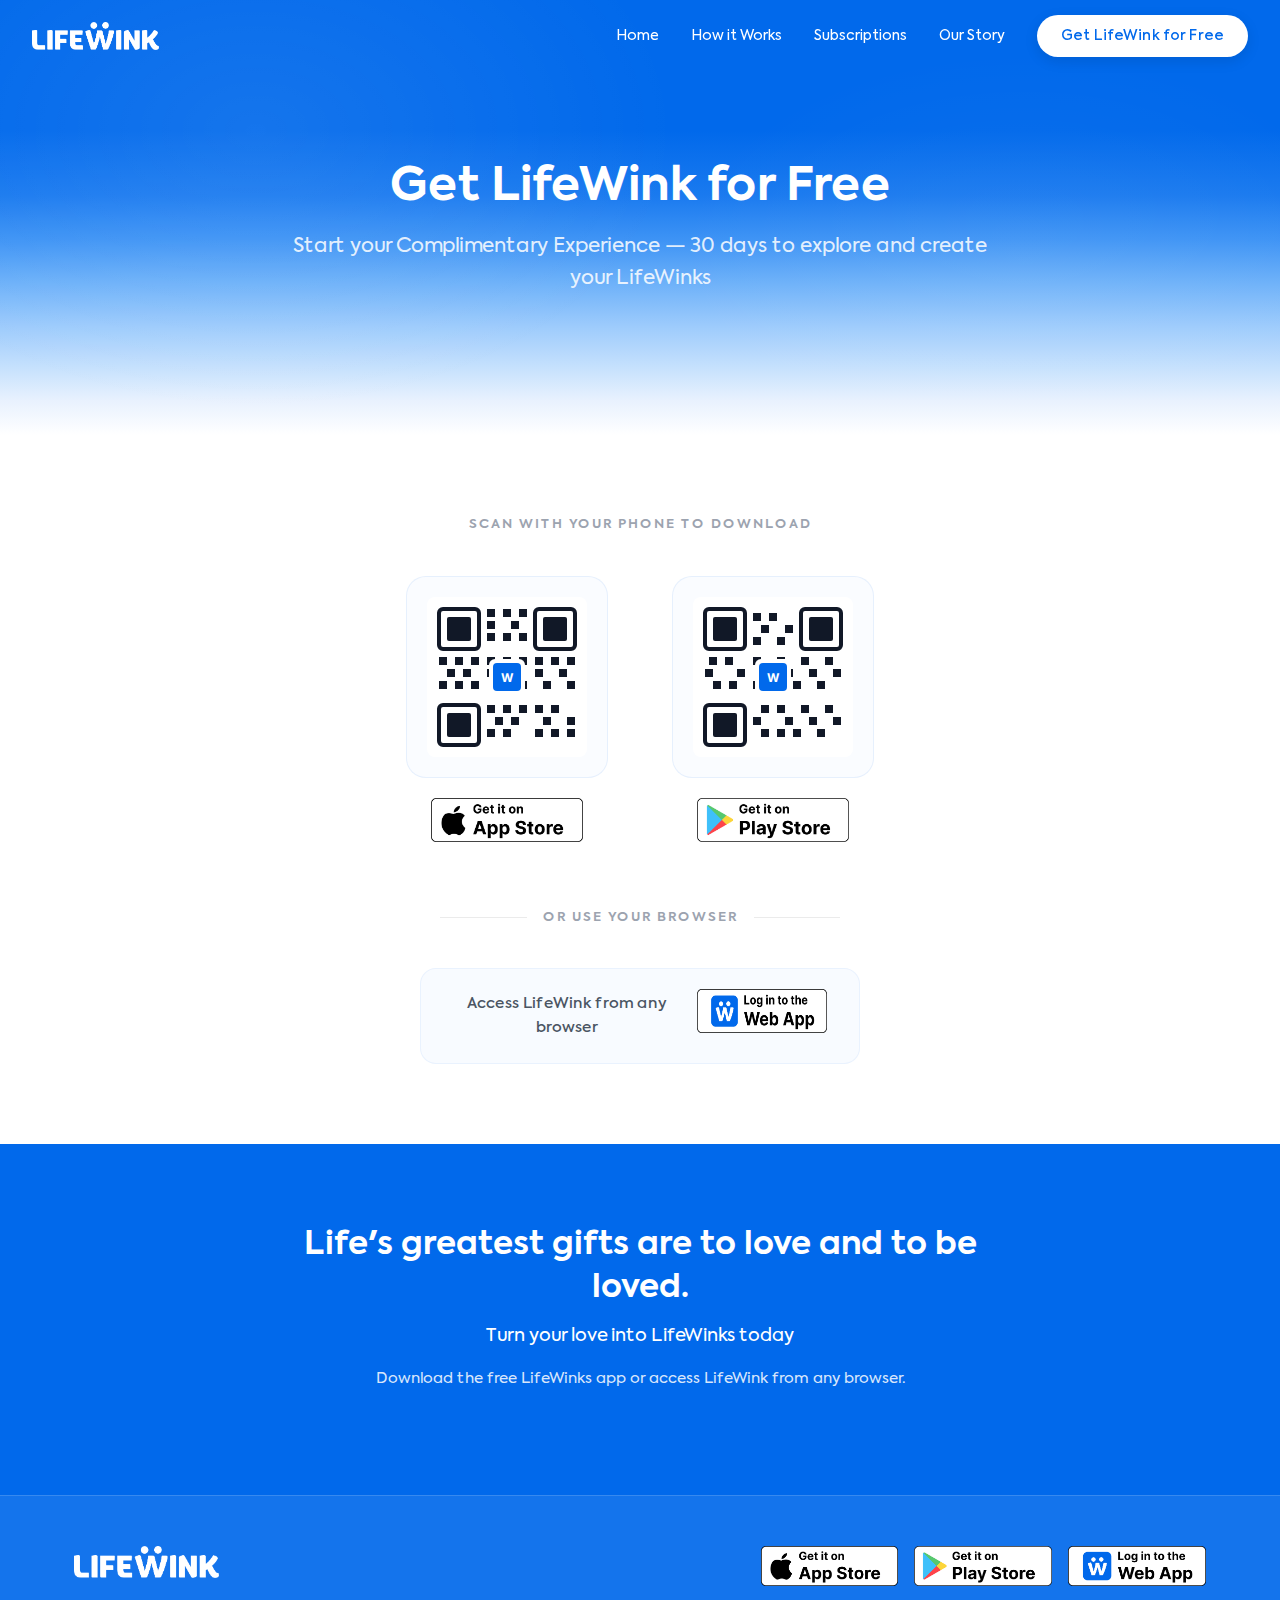
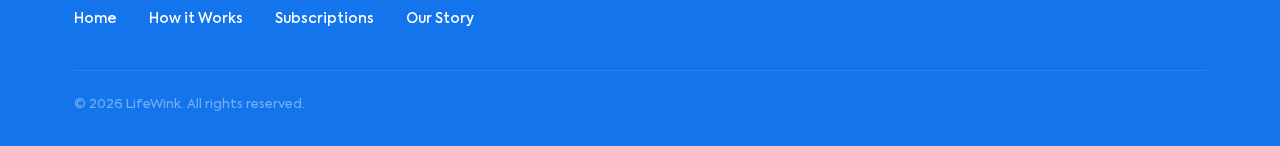
<file: download.html>
<!DOCTYPE html>
<html lang="en">
<head>
    <meta charset="UTF-8">
    <meta name="viewport" content="width=device-width, initial-scale=1.0">
    <title>Get LifeWink - Download for Free</title>
    <link rel="stylesheet" href="css/styles.css">
    <link rel="preconnect" href="https://fonts.googleapis.com">
    <link rel="preconnect" href="https://fonts.gstatic.com" crossorigin>
    <link href="https://fonts.googleapis.com/css2?family=Inter:wght@300;400;500;600;700;800&display=swap" rel="stylesheet">
    <style>
        /* ========================================
           Get LifeWink Page
           ======================================== */

        /* Hero - Blue background matching how-it-works */
        .dl-hero {
            background: linear-gradient(180deg,
                #0169EB 0%,
                #0169EB 30%,
                #1a7aef 45%,
                #3d93f5 55%,
                #6db1f9 65%,
                #9dcbfc 75%,
                #c8e2fd 85%,
                #e8f1fe 92%,
                #FFFFFF 100%
            );
            padding: 160px 0 140px;
            text-align: center;
            position: relative;
            overflow: hidden;
        }

        .dl-hero::before {
            content: '';
            position: absolute;
            top: 0; left: 0; right: 0; bottom: 0;
            background:
                radial-gradient(ellipse 600px 400px at 20% 30%, rgba(255,255,255,0.08) 0%, transparent 70%),
                radial-gradient(ellipse 500px 300px at 80% 60%, rgba(255,255,255,0.05) 0%, transparent 70%);
            pointer-events: none;
        }

        .dl-hero-content {
            position: relative;
            z-index: 1;
            max-width: 700px;
            margin: 0 auto;
        }

        .dl-hero-title {
            font-size: 46px;
            font-weight: 700;
            color: #FFFFFF;
            line-height: 1.2;
            margin-bottom: 16px;
        }

        .dl-hero-subtitle {
            font-size: 1.25rem;
            color: rgba(255, 255, 255, 0.85);
            line-height: 1.6;
            font-weight: 400;
        }

        /* Download Section - White */
        .dl-section {
            padding: 80px 0;
            background: #FFFFFF;
            text-align: center;
        }

        .dl-section-inner {
            max-width: 800px;
            margin: 0 auto;
        }

        /* QR Area */
        .dl-qr-label {
            font-size: 0.8125rem;
            font-weight: 600;
            color: var(--gray-400);
            text-transform: uppercase;
            letter-spacing: 2px;
            margin-bottom: 40px;
        }

        .dl-qr-row {
            display: flex;
            justify-content: center;
            gap: 64px;
            margin-bottom: 56px;
        }

        .dl-qr-item {
            display: flex;
            flex-direction: column;
            align-items: center;
            gap: 20px;
        }

        .dl-qr-box {
            background: #FAFCFF;
            border-radius: 20px;
            padding: 20px;
            border: 1px solid rgba(1, 105, 235, 0.08);
        }

        .dl-qr-box svg {
            display: block;
        }

        .dl-qr-badge img {
            height: 44px;
            width: auto;
        }

        /* Divider */
        .dl-divider {
            display: flex;
            align-items: center;
            gap: 16px;
            margin-bottom: 40px;
            max-width: 400px;
            margin-left: auto;
            margin-right: auto;
        }

        .dl-divider-line {
            flex: 1;
            height: 1px;
            background: rgba(0, 0, 0, 0.08);
        }

        .dl-divider-text {
            font-size: 0.8125rem;
            font-weight: 600;
            color: var(--gray-400);
            text-transform: uppercase;
            letter-spacing: 2px;
            white-space: nowrap;
        }

        /* Web App Link */
        .dl-web-row {
            display: flex;
            align-items: center;
            justify-content: center;
            gap: 16px;
            padding: 20px 32px;
            background: #F8FBFF;
            border-radius: 16px;
            border: 1px solid rgba(1, 105, 235, 0.06);
            max-width: 440px;
            margin: 0 auto;
        }

        .dl-web-text {
            font-size: 0.9375rem;
            color: var(--gray-600);
            font-weight: 500;
        }

        .dl-web-badge img {
            height: 44px;
            width: auto;
        }

        /* Responsive */
        @media (max-width: 768px) {
            .dl-hero {
                padding: 130px 0 60px;
            }

            .dl-hero-title {
                font-size: 2.25rem;
            }

            .dl-qr-row {
                gap: 32px;
            }

            .dl-qr-box {
                padding: 14px;
            }

            .dl-qr-box svg {
                width: 130px;
                height: 130px;
            }

            .dl-qr-badge img {
                height: 38px;
            }
        }

        @media (max-width: 480px) {
            .dl-hero {
                padding: 120px 0 50px;
            }

            .dl-hero-title {
                font-size: 1.875rem;
            }

            .dl-hero-subtitle {
                font-size: 1.0625rem;
            }

            .dl-qr-row {
                flex-direction: column;
                align-items: center;
                gap: 36px;
            }

            .dl-web-row {
                flex-direction: column;
                gap: 12px;
                padding: 20px;
            }
        }
    </style>
</head>
<body>
    <!-- Navigation - transparent, merges with blue hero -->
    <nav class="navbar" id="navbar">
        <div class="nav-container">
            <a href="index.html" class="logo">
                <img src="images/logo-white.png" alt="LifeWink" class="logo-img logo-white">
                <img src="images/logo-blue.png" alt="LifeWink" class="logo-img logo-blue">
            </a>
            <div class="nav-links">
                <a href="index.html" class="nav-link">Home</a>
                <a href="how-it-works.html" class="nav-link">How it Works</a>
                <a href="subscriptions.html" class="nav-link">Subscriptions</a>
                <a href="our-story.html" class="nav-link">Our Story</a>
                <a href="download.html" class="btn nav-cta">Get LifeWink for Free</a>
            </div>
            <button class="mobile-menu-btn" id="mobileMenuBtn">
                <span></span>
                <span></span>
                <span></span>
            </button>
        </div>
    </nav>

    <!-- Mobile Menu -->
    <div class="mobile-menu" id="mobileMenu">
        <a href="index.html" class="mobile-nav-link">Home</a>
        <a href="how-it-works.html" class="mobile-nav-link">How it Works</a>
        <a href="subscriptions.html" class="mobile-nav-link">Subscriptions</a>
        <a href="our-story.html" class="mobile-nav-link">Our Story</a>
        <a href="download.html" class="btn btn-primary mobile-cta">Get LifeWink for Free</a>
    </div>

    <!-- Hero Section - Blue -->
    <section class="dl-hero">
        <div class="container">
            <div class="dl-hero-content">
                <h1 class="dl-hero-title">Get LifeWink for Free</h1>
                <p class="dl-hero-subtitle">Start your Complimentary Experience — 30 days to explore and create your LifeWinks</p>
            </div>
        </div>
    </section>

    <!-- Download Section - White -->
    <section class="dl-section">
        <div class="container">
            <div class="dl-section-inner">

                <!-- QR Codes -->
                <p class="dl-qr-label">Scan with your phone to download</p>

                <div class="dl-qr-row">
                    <!-- App Store -->
                    <div class="dl-qr-item">
                        <div class="dl-qr-box">
                            <svg width="160" height="160" viewBox="0 0 160 160" fill="none" xmlns="http://www.w3.org/2000/svg">
                                <rect width="160" height="160" rx="8" fill="white"/>
                                <rect x="12" y="12" width="40" height="40" rx="4" stroke="#111827" stroke-width="4" fill="none"/>
                                <rect x="20" y="20" width="24" height="24" rx="2" fill="#111827"/>
                                <rect x="108" y="12" width="40" height="40" rx="4" stroke="#111827" stroke-width="4" fill="none"/>
                                <rect x="116" y="20" width="24" height="24" rx="2" fill="#111827"/>
                                <rect x="12" y="108" width="40" height="40" rx="4" stroke="#111827" stroke-width="4" fill="none"/>
                                <rect x="20" y="116" width="24" height="24" rx="2" fill="#111827"/>
                                <rect x="60" y="12" width="8" height="8" fill="#111827"/>
                                <rect x="76" y="12" width="8" height="8" fill="#111827"/>
                                <rect x="92" y="12" width="8" height="8" fill="#111827"/>
                                <rect x="60" y="24" width="8" height="8" fill="#111827"/>
                                <rect x="84" y="24" width="8" height="8" fill="#111827"/>
                                <rect x="60" y="36" width="8" height="8" fill="#111827"/>
                                <rect x="76" y="36" width="8" height="8" fill="#111827"/>
                                <rect x="92" y="36" width="8" height="8" fill="#111827"/>
                                <rect x="12" y="60" width="8" height="8" fill="#111827"/>
                                <rect x="28" y="60" width="8" height="8" fill="#111827"/>
                                <rect x="44" y="60" width="8" height="8" fill="#111827"/>
                                <rect x="60" y="60" width="8" height="8" fill="#111827"/>
                                <rect x="76" y="60" width="8" height="8" fill="#111827"/>
                                <rect x="92" y="60" width="8" height="8" fill="#111827"/>
                                <rect x="108" y="60" width="8" height="8" fill="#111827"/>
                                <rect x="124" y="60" width="8" height="8" fill="#111827"/>
                                <rect x="140" y="60" width="8" height="8" fill="#111827"/>
                                <rect x="20" y="72" width="8" height="8" fill="#111827"/>
                                <rect x="36" y="72" width="8" height="8" fill="#111827"/>
                                <rect x="60" y="72" width="8" height="8" fill="#111827"/>
                                <rect x="84" y="72" width="8" height="8" fill="#111827"/>
                                <rect x="108" y="72" width="8" height="8" fill="#111827"/>
                                <rect x="132" y="72" width="8" height="8" fill="#111827"/>
                                <rect x="12" y="84" width="8" height="8" fill="#111827"/>
                                <rect x="28" y="84" width="8" height="8" fill="#111827"/>
                                <rect x="44" y="84" width="8" height="8" fill="#111827"/>
                                <rect x="68" y="84" width="8" height="8" fill="#111827"/>
                                <rect x="92" y="84" width="8" height="8" fill="#111827"/>
                                <rect x="116" y="84" width="8" height="8" fill="#111827"/>
                                <rect x="140" y="84" width="8" height="8" fill="#111827"/>
                                <rect x="60" y="108" width="8" height="8" fill="#111827"/>
                                <rect x="76" y="108" width="8" height="8" fill="#111827"/>
                                <rect x="92" y="108" width="8" height="8" fill="#111827"/>
                                <rect x="108" y="108" width="8" height="8" fill="#111827"/>
                                <rect x="124" y="108" width="8" height="8" fill="#111827"/>
                                <rect x="68" y="120" width="8" height="8" fill="#111827"/>
                                <rect x="84" y="120" width="8" height="8" fill="#111827"/>
                                <rect x="116" y="120" width="8" height="8" fill="#111827"/>
                                <rect x="140" y="120" width="8" height="8" fill="#111827"/>
                                <rect x="60" y="132" width="8" height="8" fill="#111827"/>
                                <rect x="76" y="132" width="8" height="8" fill="#111827"/>
                                <rect x="108" y="132" width="8" height="8" fill="#111827"/>
                                <rect x="124" y="132" width="8" height="8" fill="#111827"/>
                                <rect x="140" y="132" width="8" height="8" fill="#111827"/>
                                <rect x="62" y="62" width="36" height="36" rx="6" fill="white"/>
                                <rect x="66" y="66" width="28" height="28" rx="4" fill="#0169EB"/>
                                <text x="80" y="85" text-anchor="middle" font-size="12" font-weight="700" fill="white" font-family="Inter, sans-serif">W</text>
                            </svg>
                        </div>
                        <a href="#" class="dl-qr-badge">
                            <img src="images/badges/app-store.png" alt="Download on the App Store">
                        </a>
                    </div>

                    <!-- Google Play -->
                    <div class="dl-qr-item">
                        <div class="dl-qr-box">
                            <svg width="160" height="160" viewBox="0 0 160 160" fill="none" xmlns="http://www.w3.org/2000/svg">
                                <rect width="160" height="160" rx="8" fill="white"/>
                                <rect x="12" y="12" width="40" height="40" rx="4" stroke="#111827" stroke-width="4" fill="none"/>
                                <rect x="20" y="20" width="24" height="24" rx="2" fill="#111827"/>
                                <rect x="108" y="12" width="40" height="40" rx="4" stroke="#111827" stroke-width="4" fill="none"/>
                                <rect x="116" y="20" width="24" height="24" rx="2" fill="#111827"/>
                                <rect x="12" y="108" width="40" height="40" rx="4" stroke="#111827" stroke-width="4" fill="none"/>
                                <rect x="20" y="116" width="24" height="24" rx="2" fill="#111827"/>
                                <rect x="60" y="16" width="8" height="8" fill="#111827"/>
                                <rect x="76" y="16" width="8" height="8" fill="#111827"/>
                                <rect x="68" y="28" width="8" height="8" fill="#111827"/>
                                <rect x="92" y="28" width="8" height="8" fill="#111827"/>
                                <rect x="60" y="40" width="8" height="8" fill="#111827"/>
                                <rect x="84" y="40" width="8" height="8" fill="#111827"/>
                                <rect x="16" y="60" width="8" height="8" fill="#111827"/>
                                <rect x="32" y="60" width="8" height="8" fill="#111827"/>
                                <rect x="60" y="60" width="8" height="8" fill="#111827"/>
                                <rect x="84" y="60" width="8" height="8" fill="#111827"/>
                                <rect x="108" y="60" width="8" height="8" fill="#111827"/>
                                <rect x="132" y="60" width="8" height="8" fill="#111827"/>
                                <rect x="12" y="72" width="8" height="8" fill="#111827"/>
                                <rect x="44" y="72" width="8" height="8" fill="#111827"/>
                                <rect x="68" y="72" width="8" height="8" fill="#111827"/>
                                <rect x="92" y="72" width="8" height="8" fill="#111827"/>
                                <rect x="116" y="72" width="8" height="8" fill="#111827"/>
                                <rect x="140" y="72" width="8" height="8" fill="#111827"/>
                                <rect x="20" y="84" width="8" height="8" fill="#111827"/>
                                <rect x="36" y="84" width="8" height="8" fill="#111827"/>
                                <rect x="60" y="84" width="8" height="8" fill="#111827"/>
                                <rect x="76" y="84" width="8" height="8" fill="#111827"/>
                                <rect x="100" y="84" width="8" height="8" fill="#111827"/>
                                <rect x="124" y="84" width="8" height="8" fill="#111827"/>
                                <rect x="68" y="108" width="8" height="8" fill="#111827"/>
                                <rect x="84" y="108" width="8" height="8" fill="#111827"/>
                                <rect x="108" y="108" width="8" height="8" fill="#111827"/>
                                <rect x="132" y="108" width="8" height="8" fill="#111827"/>
                                <rect x="60" y="120" width="8" height="8" fill="#111827"/>
                                <rect x="92" y="120" width="8" height="8" fill="#111827"/>
                                <rect x="116" y="120" width="8" height="8" fill="#111827"/>
                                <rect x="140" y="120" width="8" height="8" fill="#111827"/>
                                <rect x="68" y="132" width="8" height="8" fill="#111827"/>
                                <rect x="84" y="132" width="8" height="8" fill="#111827"/>
                                <rect x="100" y="132" width="8" height="8" fill="#111827"/>
                                <rect x="124" y="132" width="8" height="8" fill="#111827"/>
                                <rect x="62" y="62" width="36" height="36" rx="6" fill="white"/>
                                <rect x="66" y="66" width="28" height="28" rx="4" fill="#0169EB"/>
                                <text x="80" y="85" text-anchor="middle" font-size="12" font-weight="700" fill="white" font-family="Inter, sans-serif">W</text>
                            </svg>
                        </div>
                        <a href="#" class="dl-qr-badge">
                            <img src="images/badges/google-play.png" alt="Get it on Google Play">
                        </a>
                    </div>
                </div>

                <!-- Divider -->
                <div class="dl-divider">
                    <div class="dl-divider-line"></div>
                    <span class="dl-divider-text">or use your browser</span>
                    <div class="dl-divider-line"></div>
                </div>

                <!-- Web App -->
                <div class="dl-web-row">
                    <span class="dl-web-text">Access LifeWink from any browser</span>
                    <a href="#" class="dl-web-badge">
                        <img src="images/badges/web-app.png" alt="Log in to the Web App">
                    </a>
                </div>

            </div>
        </div>
    </section>

    <!-- CTA + Footer - Blue (same pattern as home page) -->
    <div class="cta-footer-wrapper">
        <section class="cta-section">
            <div class="container">
                <div class="cta-content">
                    <h2 class="cta-title">Life's greatest gifts are to love and to be loved.</h2>
                    <p class="cta-subtitle">Turn your love into LifeWinks today</p>
                    <p class="cta-description">Download the free LifeWinks app or access LifeWink from any browser.</p>
                </div>
            </div>
        </section>

        <footer class="footer">
            <div class="container">
                <div class="footer-main">
                    <div class="footer-left">
                        <a href="index.html" class="footer-logo">
                            <img src="images/logo-white.png" alt="LifeWink">
                        </a>
                        <nav class="footer-nav">
                            <a href="index.html">Home</a>
                            <a href="how-it-works.html">How it Works</a>
                            <a href="subscriptions.html">Subscriptions</a>
                            <a href="our-story.html">Our Story</a>
                        </nav>
                    </div>
                    <div class="footer-right">
                        <div class="footer-badges">
                            <a href="#" class="footer-badge">
                                <img src="images/badges/app-store.png" alt="Download on the App Store">
                            </a>
                            <a href="#" class="footer-badge">
                                <img src="images/badges/google-play.png" alt="Get it on Google Play">
                            </a>
                            <a href="#" class="footer-badge">
                                <img src="images/badges/web-app.png" alt="Use Web App">
                            </a>
                        </div>
                    </div>
                </div>
                <div class="footer-bottom">
                    <p>&copy; 2026 LifeWink. All rights reserved.</p>
                </div>
            </div>
        </footer>
    </div>

    <script src="js/main.js"></script>
</body>
</html>
</file>
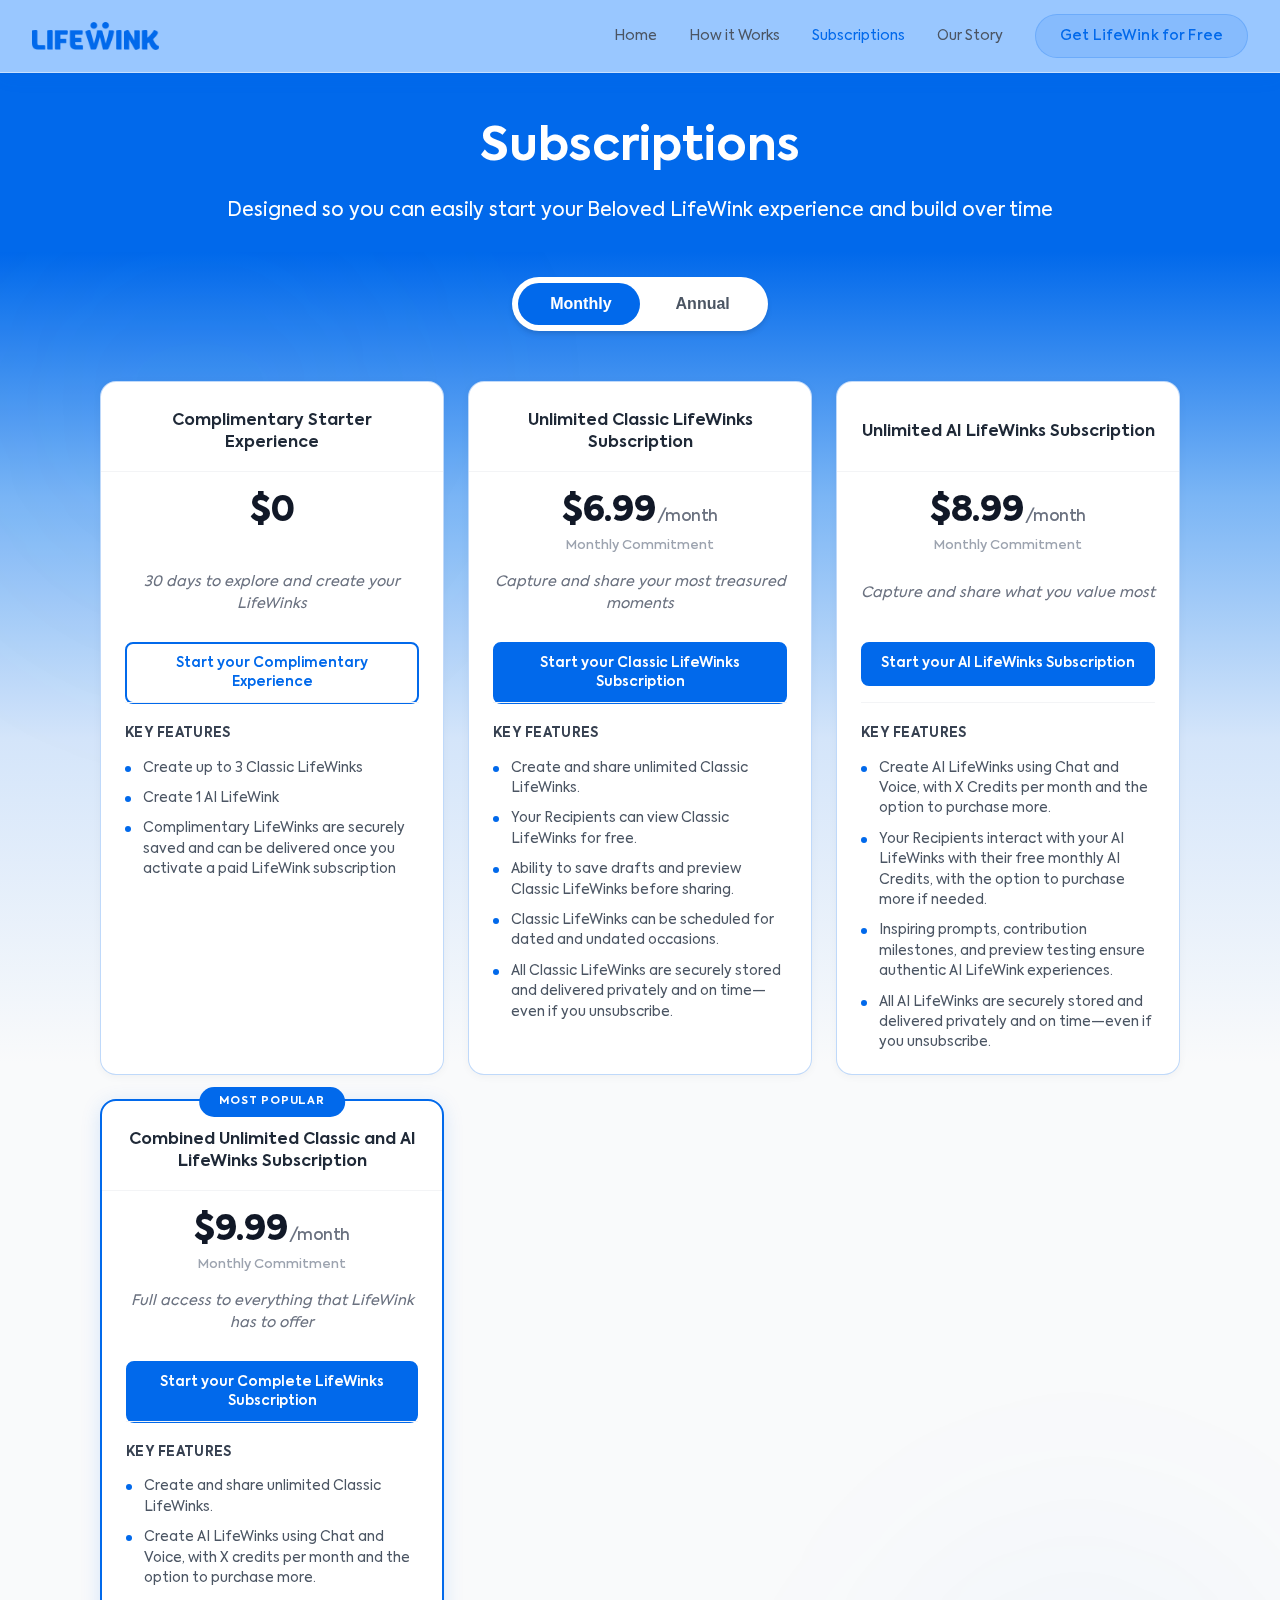
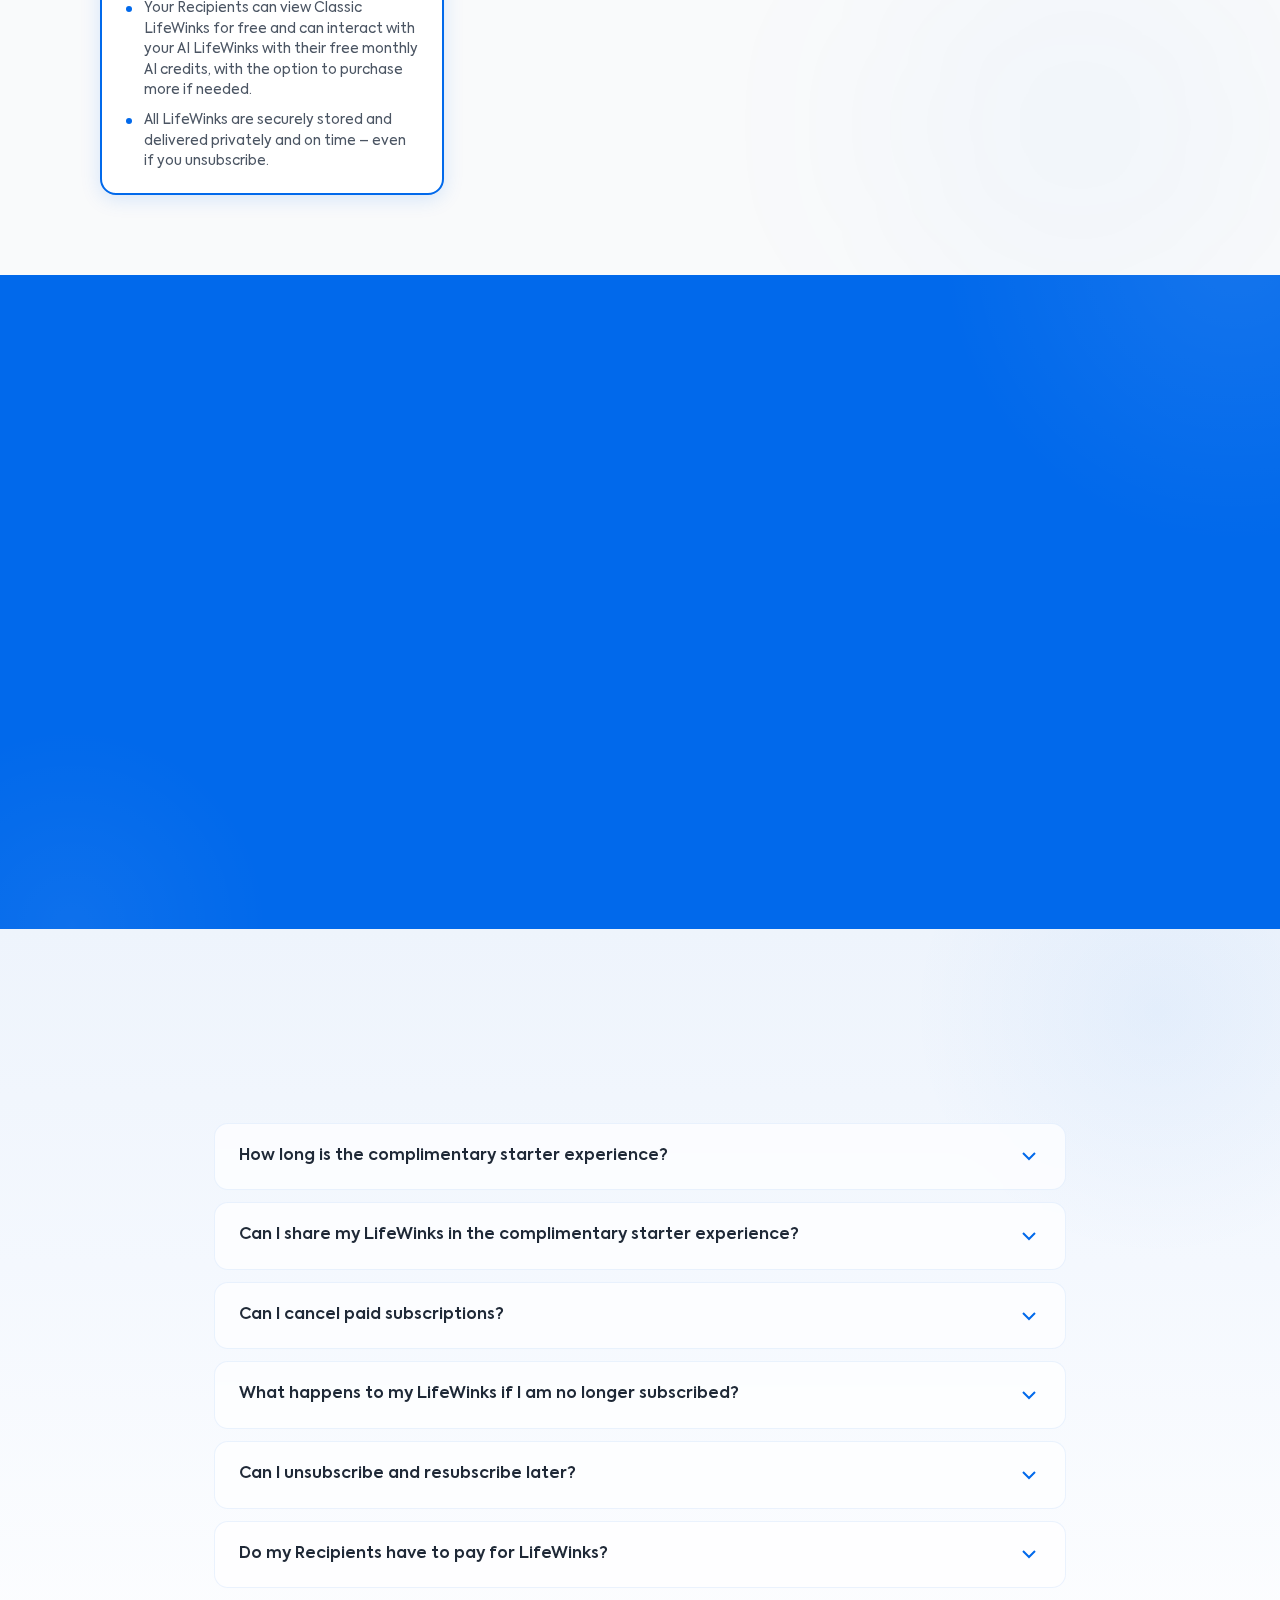
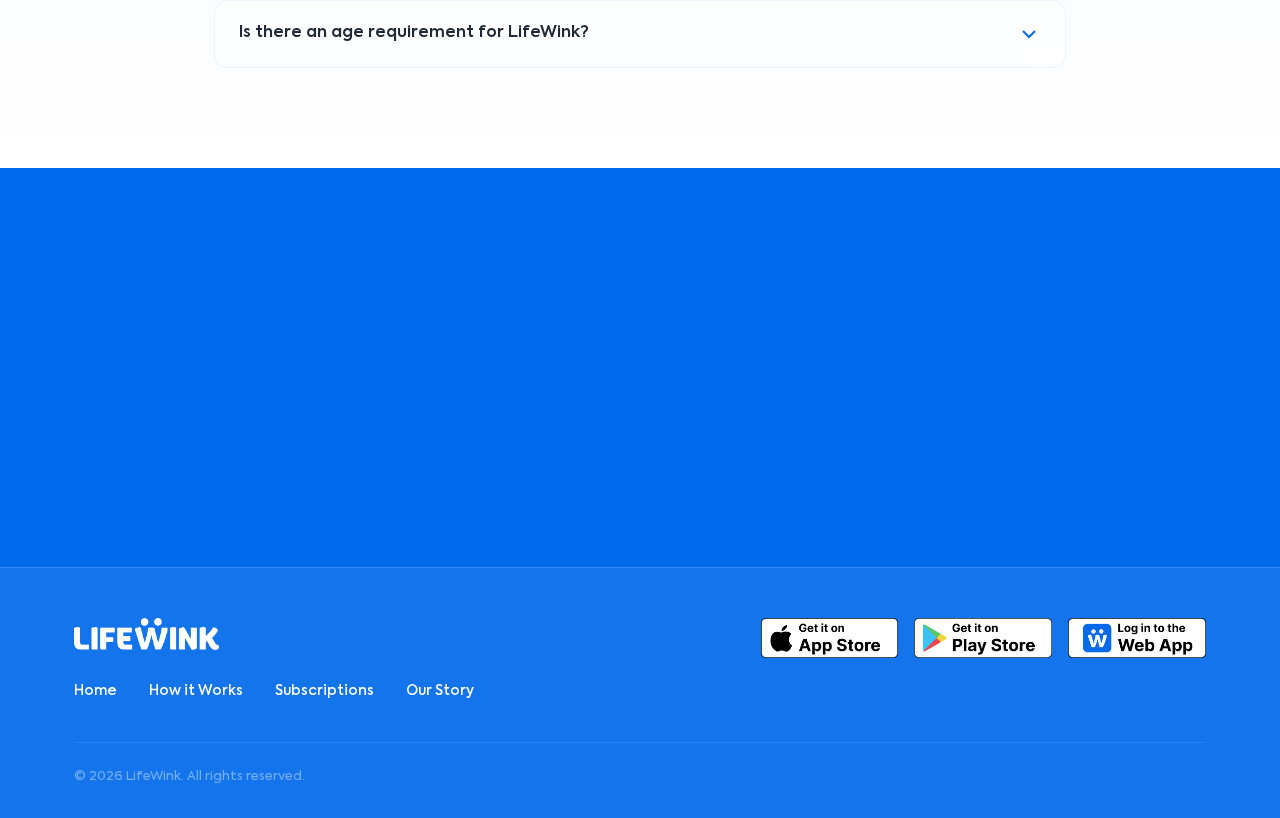
<file: subscriptions.html>
<!DOCTYPE html>
<html lang="en">
<head>
    <meta charset="UTF-8">
    <meta name="viewport" content="width=device-width, initial-scale=1.0">
    <title>Subscriptions - LifeWink</title>
    <link rel="stylesheet" href="css/styles.css">
    <link rel="preconnect" href="https://fonts.googleapis.com">
    <link rel="preconnect" href="https://fonts.gstatic.com" crossorigin>
    <link href="https://fonts.googleapis.com/css2?family=Inter:wght@300;400;500;600;700;800&display=swap" rel="stylesheet">
</head>
<body>
    <!-- Navigation -->
    <nav class="navbar navbar-light" id="navbar">
        <div class="nav-container">
            <a href="index.html" class="logo">
                <img src="images/logo-white.png" alt="LifeWink" class="logo-img logo-white">
                <img src="images/logo-blue.png" alt="LifeWink" class="logo-img logo-blue">
            </a>
            <div class="nav-links">
                <a href="index.html" class="nav-link">Home</a>
                <a href="how-it-works.html" class="nav-link">How it Works</a>
                <a href="subscriptions.html" class="nav-link active">Subscriptions</a>
                <a href="our-story.html" class="nav-link">Our Story</a>
                <a href="download.html" class="btn nav-cta">Get LifeWink for Free</a>
            </div>
            <button class="mobile-menu-btn" id="mobileMenuBtn">
                <span></span>
                <span></span>
                <span></span>
            </button>
        </div>
    </nav>

    <!-- Mobile Menu -->
    <div class="mobile-menu" id="mobileMenu">
        <a href="index.html" class="mobile-nav-link">Home</a>
        <a href="how-it-works.html" class="mobile-nav-link">How it Works</a>
        <a href="subscriptions.html" class="mobile-nav-link active">Subscriptions</a>
        <a href="our-story.html" class="mobile-nav-link">Our Story</a>
        <a href="download.html" class="btn btn-primary mobile-cta">Get LifeWink for Free</a>
    </div>

    <!-- Hero Section -->
    <section class="subs-hero">
        <div class="container">
            <div class="subs-hero-content fade-in-up">
                <h1 class="subs-hero-title">Subscriptions</h1>
                <p class="subs-hero-subtitle">Designed so you can easily start your Beloved LifeWink experience and build over time</p>
            </div>
        </div>
    </section>

    <!-- Pricing Section -->
    <section class="subs-pricing">
        <div class="container">
            <!-- Monthly/Annual Toggle -->
            <div class="pricing-toggle-wrapper fade-in-up">
                <div class="pricing-toggle">
                    <button class="toggle-btn active" data-billing="monthly">Monthly</button>
                    <button class="toggle-btn" data-billing="annual">Annual</button>
                    <div class="toggle-slider"></div>
                </div>
            </div>

            <!-- Pricing Cards -->
            <div class="pricing-cards">
                <!-- Card 1: Complimentary Starter -->
                <div class="pricing-card scroll-animate" data-delay="0">
                    <div class="pricing-card-header">
                        <h3 class="pricing-card-name">Complimentary Starter Experience</h3>
                    </div>
                    <div class="pricing-card-body">
                        <div class="pricing-card-upper">
                            <div class="pricing-amount">
                                <span class="price" data-monthly="$0" data-annual="$0">$0</span>
                            </div>
                            <p class="pricing-commitment">&nbsp;</p>
                            <p class="pricing-tagline">30 days to explore and create your LifeWinks</p>
                            <div class="pricing-btn-wrapper">
                                <a href="#" class="pricing-btn pricing-btn-outline">Start your Complimentary Experience</a>
                            </div>
                        </div>
                        <div class="pricing-features">
                            <h4 class="features-title">Key features</h4>
                            <ul class="features-list">
                                <li>Create up to 3 Classic LifeWinks</li>
                                <li>Create 1 AI LifeWink</li>
                                <li>Complimentary LifeWinks are securely saved and can be delivered once you activate a paid LifeWink subscription</li>
                            </ul>
                        </div>
                    </div>
                </div>

                <!-- Card 2: Unlimited Classic -->
                <div class="pricing-card scroll-animate" data-delay="100">
                    <div class="pricing-card-header">
                        <h3 class="pricing-card-name">Unlimited Classic LifeWinks Subscription</h3>
                    </div>
                    <div class="pricing-card-body">
                        <div class="pricing-card-upper">
                            <div class="pricing-amount">
                                <span class="price" data-monthly="$6.99<span class='price-period'>/month</span>" data-annual="$69.99<span class='price-period'>/year</span>">$6.99<span class="price-period">/month</span></span>
                            </div>
                            <p class="pricing-commitment">Monthly Commitment</p>
                            <p class="pricing-tagline">Capture and share your most treasured moments</p>
                            <div class="pricing-btn-wrapper">
                                <a href="#" class="pricing-btn">Start your Classic LifeWinks Subscription</a>
                            </div>
                        </div>
                        <div class="pricing-features">
                            <h4 class="features-title">Key features</h4>
                            <ul class="features-list">
                                <li>Create and share unlimited Classic LifeWinks.</li>
                                <li>Your Recipients can view Classic LifeWinks for free.</li>
                                <li>Ability to save drafts and preview Classic LifeWinks before sharing.</li>
                                <li>Classic LifeWinks can be scheduled for dated and undated occasions.</li>
                                <li>All Classic LifeWinks are securely stored and delivered privately and on time—even if you unsubscribe.</li>
                            </ul>
                        </div>
                    </div>
                </div>

                <!-- Card 3: Unlimited AI -->
                <div class="pricing-card scroll-animate" data-delay="200">
                    <div class="pricing-card-header">
                        <h3 class="pricing-card-name">Unlimited AI LifeWinks Subscription</h3>
                    </div>
                    <div class="pricing-card-body">
                        <div class="pricing-card-upper">
                            <div class="pricing-amount">
                                <span class="price" data-monthly="$8.99<span class='price-period'>/month</span>" data-annual="$89.99<span class='price-period'>/year</span>">$8.99<span class="price-period">/month</span></span>
                            </div>
                            <p class="pricing-commitment">Monthly Commitment</p>
                            <p class="pricing-tagline">Capture and share what you value most</p>
                            <div class="pricing-btn-wrapper">
                                <a href="#" class="pricing-btn">Start your AI LifeWinks Subscription</a>
                            </div>
                        </div>
                        <div class="pricing-features">
                            <h4 class="features-title">Key features</h4>
                            <ul class="features-list">
                                <li>Create AI LifeWinks using Chat and Voice, with X Credits per month and the option to purchase more.</li>
                                <li>Your Recipients interact with your AI LifeWinks with their free monthly AI Credits, with the option to purchase more if needed.</li>
                                <li>Inspiring prompts, contribution milestones, and preview testing ensure authentic AI LifeWink experiences.</li>
                                <li>All AI LifeWinks are securely stored and delivered privately and on time—even if you unsubscribe.</li>
                            </ul>
                        </div>
                    </div>
                </div>

                <!-- Card 4: Combined Unlimited -->
                <div class="pricing-card pricing-card-featured scroll-animate" data-delay="300">
                    <div class="pricing-card-header">
                        <h3 class="pricing-card-name">Combined Unlimited Classic and AI LifeWinks Subscription</h3>
                    </div>
                    <div class="pricing-card-body">
                        <div class="pricing-card-upper">
                            <div class="pricing-amount">
                                <span class="price" data-monthly="$9.99<span class='price-period'>/month</span>" data-annual="$99.99<span class='price-period'>/year</span>">$9.99<span class="price-period">/month</span></span>
                            </div>
                            <p class="pricing-commitment">Monthly Commitment</p>
                            <p class="pricing-tagline">Full access to everything that LifeWink has to offer</p>
                            <div class="pricing-btn-wrapper">
                                <a href="#" class="pricing-btn">Start your Complete LifeWinks Subscription</a>
                            </div>
                        </div>
                        <div class="pricing-features">
                            <h4 class="features-title">Key features</h4>
                            <ul class="features-list">
                                <li>Create and share unlimited Classic LifeWinks.</li>
                                <li>Create AI LifeWinks using Chat and Voice, with X credits per month and the option to purchase more.</li>
                                <li>Your Recipients can view Classic LifeWinks for free and can interact with your AI LifeWinks with their free monthly AI credits, with the option to purchase more if needed.</li>
                                <li>All LifeWinks are securely stored and delivered privately and on time – even if you unsubscribe.</li>
                            </ul>
                        </div>
                    </div>
                </div>
            </div>
        </div>
    </section>

    <!-- Included in All Subscriptions Section -->
    <section class="subs-included">
        <div class="container">
            <div class="included-content fade-in-up">
                <!-- Left Side: Heading + Brief -->
                <div class="included-left">
                    <div class="included-logo-mark">
                        <img src="images/logo-blue.png" alt="LifeWink" class="included-logo-img">
                    </div>
                    <h2 class="included-title">Included in All LifeWink Subscriptions</h2>
                    <p class="included-brief">Every LifeWink subscription comes with these core promises — so you can focus on what matters most: preserving your love.</p>
                    <a href="download.html" class="btn included-cta-btn">Get LifeWink for Free</a>
                </div>

                <!-- Right Side: Feature Rows -->
                <div class="included-right">
                    <div class="included-feature-row">
                        <div class="included-feature-icon">
                            <svg viewBox="0 0 24 24" fill="none" stroke="currentColor" stroke-width="1.5">
                                <path d="M12 22s8-4 8-10V5l-8-3-8 3v7c0 6 8 10 8 10z"/>
                            </svg>
                        </div>
                        <div class="included-feature-text">
                            <h4 class="included-feature-title">Securely Stored Forever</h4>
                            <p class="included-feature-desc">Your Classic and AI LifeWinks are securely stored, even if you unsubscribe.</p>
                        </div>
                    </div>

                    <div class="included-feature-row">
                        <div class="included-feature-icon">
                            <svg viewBox="0 0 24 24" fill="none" stroke="currentColor" stroke-width="1.5">
                                <circle cx="12" cy="12" r="10"/>
                                <path d="M12 6v6l4 2"/>
                            </svg>
                        </div>
                        <div class="included-feature-text">
                            <h4 class="included-feature-title">Delivered Exactly as Intended</h4>
                            <p class="included-feature-desc">Your scheduled Classic and AI LifeWinks are delivered privately and on time, exactly as you intended, even if you unsubscribe.</p>
                        </div>
                    </div>

                    <div class="included-feature-row">
                        <div class="included-feature-icon">
                            <svg viewBox="0 0 24 24" fill="none" stroke="currentColor" stroke-width="1.5">
                                <path d="M1 12s4-8 11-8 11 8 11 8-4 8-11 8-11-8-11-8z"/>
                                <circle cx="12" cy="12" r="3"/>
                            </svg>
                        </div>
                        <div class="included-feature-text">
                            <h4 class="included-feature-title">Free for Recipients</h4>
                            <p class="included-feature-desc">Your Recipients can view their Classic LifeWinks for free.</p>
                        </div>
                    </div>

                    <div class="included-feature-row">
                        <div class="included-feature-icon">
                            <svg viewBox="0 0 24 24" fill="none" stroke="currentColor" stroke-width="1.5">
                                <path d="M21 15a2 2 0 0 1-2 2H7l-4 4V5a2 2 0 0 1 2-2h14a2 2 0 0 1 2 2z"/>
                            </svg>
                        </div>
                        <div class="included-feature-text">
                            <h4 class="included-feature-title">Interactive AI Experiences</h4>
                            <p class="included-feature-desc">Your Recipients can interact with their AI LifeWinks via chat and voice, with up to X monthly credits included and the option to purchase more.</p>
                        </div>
                    </div>
                </div>
            </div>
        </div>
    </section>

    <!-- FAQ Section -->
    <section class="subs-faq">
        <div class="container">
            <h2 class="faq-title fade-in-up">Frequently Asked Questions</h2>
            <div class="faq-list">
                <div class="faq-item scroll-animate">
                    <div class="faq-question">
                        <h3>How long is the complimentary starter experience?</h3>
                        <svg class="faq-icon" viewBox="0 0 24 24" fill="none" stroke="currentColor" stroke-width="2">
                            <polyline points="6 9 12 15 18 9"></polyline>
                        </svg>
                    </div>
                    <div class="faq-answer">
                        <p>The Complimentary Starter Experience lasts 30 days once you begin, and you have 30 days to start after enrolling.</p>
                    </div>
                </div>

                <div class="faq-item scroll-animate">
                    <div class="faq-question">
                        <h3>Can I share my LifeWinks in the complimentary starter experience?</h3>
                        <svg class="faq-icon" viewBox="0 0 24 24" fill="none" stroke="currentColor" stroke-width="2">
                            <polyline points="6 9 12 15 18 9"></polyline>
                        </svg>
                    </div>
                    <div class="faq-answer">
                        <p>During the Complimentary Starter Experience, you can create and save LifeWinks, but sharing begins once you move to a paid experience.</p>
                    </div>
                </div>

                <div class="faq-item scroll-animate">
                    <div class="faq-question">
                        <h3>Can I cancel paid subscriptions?</h3>
                        <svg class="faq-icon" viewBox="0 0 24 24" fill="none" stroke="currentColor" stroke-width="2">
                            <polyline points="6 9 12 15 18 9"></polyline>
                        </svg>
                    </div>
                    <div class="faq-answer">
                        <p>Yes. You can cancel your subscription at any time. Paid experiences are 12 month commitments, whether billed monthly or annually.</p>
                    </div>
                </div>

                <div class="faq-item scroll-animate">
                    <div class="faq-question">
                        <h3>What happens to my LifeWinks if I am no longer subscribed?</h3>
                        <svg class="faq-icon" viewBox="0 0 24 24" fill="none" stroke="currentColor" stroke-width="2">
                            <polyline points="6 9 12 15 18 9"></polyline>
                        </svg>
                    </div>
                    <div class="faq-answer">
                        <p>All LifeWinks you've created are securely stored and never lost. Any LifeWinks that were built and scheduled will still be delivered as planned.</p>
                    </div>
                </div>

                <div class="faq-item scroll-animate">
                    <div class="faq-question">
                        <h3>Can I unsubscribe and resubscribe later?</h3>
                        <svg class="faq-icon" viewBox="0 0 24 24" fill="none" stroke="currentColor" stroke-width="2">
                            <polyline points="6 9 12 15 18 9"></polyline>
                        </svg>
                    </div>
                    <div class="faq-answer">
                        <p>Yes. You can unsubscribe and return later to continue building and sharing your LifeWinks.</p>
                    </div>
                </div>

                <div class="faq-item scroll-animate">
                    <div class="faq-question">
                        <h3>Do my Recipients have to pay for LifeWinks?</h3>
                        <svg class="faq-icon" viewBox="0 0 24 24" fill="none" stroke="currentColor" stroke-width="2">
                            <polyline points="6 9 12 15 18 9"></polyline>
                        </svg>
                    </div>
                    <div class="faq-answer">
                        <p>Your Classic LifeWinks Recipients can view their Classic LifeWink for free. Your AI LifeWinks Recipients can interact with their AI LifeWinks via Chat and Voice, with up to X monthly credits included and the option to purchase more.</p>
                    </div>
                </div>

                <div class="faq-item scroll-animate">
                    <div class="faq-question">
                        <h3>Is there an age requirement for LifeWink?</h3>
                        <svg class="faq-icon" viewBox="0 0 24 24" fill="none" stroke="currentColor" stroke-width="2">
                            <polyline points="6 9 12 15 18 9"></polyline>
                        </svg>
                    </div>
                    <div class="faq-answer">
                        <p>Yes, Beloved's must be 18 years old and Recipients who are under 18 require consent before being able to receive a LifeWink.</p>
                    </div>
                </div>
            </div>
        </div>
    </section>

    <!-- CTA + Footer Wrapper -->
    <div class="cta-footer-wrapper">
        <!-- CTA Section -->
        <section class="cta-section">
            <div class="container">
                <div class="cta-content fade-in-up">
                    <h2 class="cta-title">Life's greatest gifts are to love and to be loved.</h2>
                    <p class="cta-subtitle">Turn your love into LifeWinks today</p>
                    <p class="cta-description">Download the free LifeWinks app or access LifeWink from any browser.</p>
                    <a href="download.html" class="btn cta-btn">
                        Get LifeWink for Free
                        <svg width="20" height="20" viewBox="0 0 20 20" fill="none" xmlns="http://www.w3.org/2000/svg">
                            <path d="M7 4L13 10L7 16" stroke="currentColor" stroke-width="2" stroke-linecap="round" stroke-linejoin="round"/>
                        </svg>
                    </a>
                </div>
            </div>
        </section>

        <!-- Footer -->
        <footer class="footer">
            <div class="container">
                <div class="footer-main">
                    <div class="footer-left">
                        <a href="index.html" class="footer-logo">
                            <img src="images/logo-white.png" alt="LifeWink">
                        </a>
                        <nav class="footer-nav">
                            <a href="index.html">Home</a>
                            <a href="how-it-works.html">How it Works</a>
                            <a href="subscriptions.html">Subscriptions</a>
                            <a href="our-story.html">Our Story</a>
                        </nav>
                    </div>
                    <div class="footer-right">
                        <div class="footer-badges">
                            <a href="#" class="footer-badge">
                                <img src="images/badges/app-store.png" alt="Download on the App Store">
                            </a>
                            <a href="#" class="footer-badge">
                                <img src="images/badges/google-play.png" alt="Get it on Google Play">
                            </a>
                            <a href="#" class="footer-badge">
                                <img src="images/badges/web-app.png" alt="Use Web App">
                            </a>
                        </div>
                    </div>
                </div>
                <div class="footer-bottom">
                    <p>&copy; 2026 LifeWink. All rights reserved.</p>
                </div>
            </div>
        </footer>
    </div>

    <script src="js/main.js"></script>
    <script>
        // Pricing Toggle Functionality
        document.addEventListener('DOMContentLoaded', function() {
            const toggleBtns = document.querySelectorAll('.toggle-btn');
            const prices = document.querySelectorAll('.price');
            const slider = document.querySelector('.toggle-slider');

            toggleBtns.forEach(btn => {
                btn.addEventListener('click', function() {
                    // Remove active class from all buttons
                    toggleBtns.forEach(b => b.classList.remove('active'));
                    // Add active class to clicked button
                    this.classList.add('active');

                    // Get billing type
                    const billing = this.dataset.billing;

                    // Update slider position
                    if (billing === 'monthly') {
                        slider.style.transform = 'translateX(0)';
                    } else {
                        slider.style.transform = 'translateX(100%)';
                    }

                    // Update all prices
                    prices.forEach(price => {
                        price.innerHTML = price.dataset[billing];
                    });

                    // Update commitment text
                    const commitments = document.querySelectorAll('.pricing-commitment');
                    const commitmentText = billing === 'monthly' ? 'Monthly Commitment' : 'Annual Commitment';
                    commitments.forEach(el => {
                        if (el.innerHTML.trim() !== '&nbsp;' && el.textContent.trim() !== '') {
                            el.textContent = commitmentText;
                        }
                    });
                });
            });

            // FAQ Accordion
            const faqItems = document.querySelectorAll('.faq-item');
            faqItems.forEach(item => {
                const question = item.querySelector('.faq-question');
                question.addEventListener('click', function() {
                    // Close other open items
                    faqItems.forEach(otherItem => {
                        if (otherItem !== item && otherItem.classList.contains('active')) {
                            otherItem.classList.remove('active');
                        }
                    });
                    // Toggle current item
                    item.classList.toggle('active');
                });
            });
        });
    </script>
</body>
</html>
</file>
<file: css/styles.css>
/* ========================================
   LifeWink - Main Stylesheet
   Modern, Soft Design with Animations
   ======================================== */

/* Axiforma Font Family */
@font-face {
    font-family: 'Axiforma';
    src: url('../fonts/Axiforma-Light.woff2') format('woff2'),
         url('../fonts/Axiforma-Light.woff') format('woff');
    font-weight: 300;
    font-style: normal;
    font-display: swap;
}

@font-face {
    font-family: 'Axiforma';
    src: url('../fonts/Axiforma-Regular.woff2') format('woff2'),
         url('../fonts/Axiforma-Regular.woff') format('woff');
    font-weight: 400;
    font-style: normal;
    font-display: swap;
}

@font-face {
    font-family: 'Axiforma';
    src: url('../fonts/Axiforma-Medium.woff2') format('woff2'),
         url('../fonts/Axiforma-Medium.woff') format('woff');
    font-weight: 500;
    font-style: normal;
    font-display: swap;
}

@font-face {
    font-family: 'Axiforma';
    src: url('../fonts/Axiforma-SemiBold.woff2') format('woff2'),
         url('../fonts/Axiforma-SemiBold.woff') format('woff');
    font-weight: 600;
    font-style: normal;
    font-display: swap;
}

@font-face {
    font-family: 'Axiforma';
    src: url('../fonts/Axiforma-Bold.woff2') format('woff2'),
         url('../fonts/Axiforma-Bold.woff') format('woff');
    font-weight: 700;
    font-style: normal;
    font-display: swap;
}

@font-face {
    font-family: 'Axiforma';
    src: url('../fonts/Axiforma-ExtraBold.woff2') format('woff2'),
         url('../fonts/Axiforma-ExtraBold.woff') format('woff');
    font-weight: 800;
    font-style: normal;
    font-display: swap;
}

@font-face {
    font-family: 'Axiforma';
    src: url('../fonts/Axiforma-Heavy.woff2') format('woff2'),
         url('../fonts/Axiforma-Heavy.woff') format('woff');
    font-weight: 900;
    font-style: normal;
    font-display: swap;
}

/* CSS Variables */
:root {
    /* Primary Colors - Exact Blue #0169EB */
    --primary-blue: #0169EB;
    --primary-blue-light: #3D8DF2;
    --primary-blue-dark: #0155C2;
    --primary-blue-deeper: #01479E;

    /* Hero Gradient Blues - Starting from #0169EB */
    --hero-blue-start: #0169EB;
    --hero-blue-mid: #2E8AF5;
    --hero-blue-end: #5BA8F8;

    /* Neutral Colors */
    --white: #FFFFFF;
    --gray-50: #F9FAFB;
    --gray-100: #F3F4F6;
    --gray-200: #E5E7EB;
    --gray-300: #D1D5DB;
    --gray-400: #9CA3AF;
    --gray-500: #6B7280;
    --gray-600: #4B5563;
    --gray-700: #374151;
    --gray-800: #1F2937;
    --gray-900: #111827;

    /* Typography */
    --font-family: 'Axiforma', -apple-system, BlinkMacSystemFont, 'Segoe UI', Roboto, sans-serif;

    /* Spacing */
    --container-max: 1280px;
    --container-wide: 1440px;
    --container-narrow: 1060px;
    --section-padding: 72px;
    --border-radius: 16px;
    --border-radius-lg: 24px;
    --border-radius-xl: 32px;

    /* Shadows */
    --shadow-sm: 0 1px 2px 0 rgba(0, 0, 0, 0.05);
    --shadow-md: 0 4px 6px -1px rgba(0, 0, 0, 0.1), 0 2px 4px -1px rgba(0, 0, 0, 0.06);
    --shadow-lg: 0 10px 15px -3px rgba(0, 0, 0, 0.1), 0 4px 6px -2px rgba(0, 0, 0, 0.05);
    --shadow-xl: 0 20px 25px -5px rgba(0, 0, 0, 0.1), 0 10px 10px -5px rgba(0, 0, 0, 0.04);
    --shadow-2xl: 0 25px 50px -12px rgba(0, 0, 0, 0.25);
    --shadow-device: 0 30px 60px -15px rgba(0, 0, 0, 0.3), 0 20px 40px -20px rgba(0, 0, 0, 0.2);

    /* Transitions */
    --transition-fast: 0.15s ease;
    --transition-normal: 0.3s ease;
    --transition-slow: 0.5s ease;
}

/* Reset & Base */
*, *::before, *::after {
    box-sizing: border-box;
    margin: 0;
    padding: 0;
}

html {
    scroll-behavior: smooth;
    font-size: 16px;
}

body {
    font-family: var(--font-family);
    font-size: 1rem;
    line-height: 1.6;
    color: var(--gray-800);
    background-color: #F8FBFF;
    overflow-x: clip;
}

/* Lock scrolling & hide chrome during splash intro */
body.splash-active {
    overflow: hidden;
}

body.splash-active .navbar,
body.splash-active .mobile-menu {
    opacity: 0;
    pointer-events: none;
    transition: opacity 600ms ease-in-out;
}

a {
    text-decoration: none;
    color: inherit;
    transition: color var(--transition-fast);
}

img {
    max-width: 100%;
    height: auto;
}

ul {
    list-style: none;
}

/* Text Utility Classes */
.text-blue {
    color: var(--primary-blue);
}

/* Container - Affinity-style capped width, centered */
.container {
    width: 100%;
    max-width: var(--container-max);
    margin: 0 auto;
    padding: 0 24px;
}

/* Wide container for hero/full-bleed sections */
.container-wide {
    width: 100%;
    max-width: var(--container-wide);
    margin: 0 auto;
    padding: 0 24px;
}

/* Narrow container for text-heavy sections */
.container-narrow {
    width: 100%;
    max-width: var(--container-narrow);
    margin: 0 auto;
    padding: 0 24px;
}

/* ========================================
   Navigation
   ======================================== */
.navbar {
    position: fixed;
    top: 0;
    left: 0;
    right: 0;
    z-index: 1000;
    background: transparent;
    transition: all var(--transition-normal);
}

.navbar.scrolled {
    background: rgba(255, 255, 255, 0.6);
    backdrop-filter: blur(20px) saturate(180%);
    -webkit-backdrop-filter: blur(20px) saturate(180%);
    border-bottom: 1px solid rgba(255, 255, 255, 0.45);
    box-shadow: 0 4px 20px rgba(1, 105, 235, 0.06), 0 1px 3px rgba(0, 0, 0, 0.04);
}

.navbar.scrolled .logo {
    color: var(--gray-900);
}

.navbar.scrolled .nav-link {
    color: var(--gray-700);
}

.navbar.scrolled .nav-link:hover {
    color: var(--primary-blue);
}

.navbar.scrolled .nav-link::after {
    background: var(--primary-blue);
}

.navbar.scrolled .nav-cta {
    background: rgba(1, 105, 235, 0.12);
    color: var(--primary-blue);
    border: 1px solid rgba(1, 105, 235, 0.2);
    box-shadow: none;
}

.navbar.scrolled .nav-cta:hover {
    background: rgba(1, 105, 235, 0.18);
    transform: translateY(-1px);
    box-shadow: 0 4px 12px rgba(1, 105, 235, 0.12);
}

.nav-container {
    max-width: var(--container-wide);
    margin: 0 auto;
    padding: 0 40px;
    display: flex;
    align-items: center;
    justify-content: space-between;
    height: 72px;
}

.logo {
    display: flex;
    align-items: center;
    transition: all var(--transition-normal);
}

.logo:hover {
    transform: scale(1.02);
}

.logo-img {
    height: 28px;
    width: auto;
    transition: opacity var(--transition-normal);
}

/* White logo visible by default (on blue background) */
.logo-white {
    display: block;
}

.logo-blue {
    display: none;
}

/* When scrolled, show blue logo on white background */
.navbar.scrolled .logo-white {
    display: none;
}

.navbar.scrolled .logo-blue {
    display: block;
}

.nav-links {
    display: flex;
    align-items: center;
    gap: 32px;
}

.nav-link {
    font-size: 0.875rem;
    font-weight: 400;
    color: #FFFFFF;
    transition: color var(--transition-fast);
    position: relative;
}

.nav-link::after {
    content: '';
    position: absolute;
    bottom: -4px;
    left: 0;
    width: 0;
    height: 2px;
    background: var(--white);
    transition: width var(--transition-normal);
}

.nav-link:hover {
    color: var(--white);
}

.nav-link:hover::after {
    width: 100%;
}

/* Buttons */
.btn {
    display: inline-flex;
    align-items: center;
    justify-content: center;
    gap: 8px;
    padding: 12px 24px;
    font-size: 0.938rem;
    font-weight: 600;
    border-radius: 50px;
    border: none;
    cursor: pointer;
    transition: all var(--transition-normal);
    white-space: nowrap;
}

.btn-primary {
    background: var(--primary-blue);
    color: var(--white);
    box-shadow: 0 4px 14px rgba(1, 105, 235, 0.4);
}

.btn-primary:hover {
    background: var(--primary-blue-dark);
    transform: translateY(-2px);
    box-shadow: 0 6px 20px rgba(1, 105, 235, 0.5);
}

.nav-cta {
    background: var(--white);
    color: var(--primary-blue);
    font-weight: 500;
    font-size: 0.875rem;
    padding: 10px 24px;
    box-shadow: 0 4px 14px rgba(0, 0, 0, 0.1);
    text-align: center;
    letter-spacing: 0.01em;
}

.nav-cta:hover {
    background: rgba(255, 255, 255, 0.95);
    transform: translateY(-2px);
    box-shadow: 0 6px 20px rgba(0, 0, 0, 0.15), 0 0 20px rgba(255, 255, 255, 0.4);
}

.btn-dark {
    background: var(--gray-900);
    color: var(--white);
    box-shadow: 0 4px 14px rgba(0, 0, 0, 0.3);
}

.btn-dark:hover {
    background: var(--gray-800);
    transform: translateY(-2px);
    box-shadow: 0 6px 20px rgba(0, 0, 0, 0.4);
}

.btn-white {
    background: var(--white);
    color: var(--gray-900);
    box-shadow: 0 4px 14px rgba(0, 0, 0, 0.1);
}

.btn-white:hover {
    background: var(--gray-50);
    transform: translateY(-2px);
    box-shadow: 0 6px 20px rgba(0, 0, 0, 0.15);
}

.btn-outline-light {
    background: transparent;
    color: var(--white);
    border: 2px solid var(--white);
}

.btn-outline-light:hover {
    background: var(--white);
    color: var(--primary-blue-dark);
    transform: translateY(-2px);
}

/* Mobile Menu Button */
.mobile-menu-btn {
    display: none;
    flex-direction: column;
    justify-content: center;
    gap: 5px;
    width: 40px;
    height: 40px;
    background: none;
    border: none;
    cursor: pointer;
    padding: 8px;
}

.mobile-menu-btn span {
    display: block;
    width: 24px;
    height: 2px;
    background: var(--white);
    transition: all var(--transition-fast);
}

.navbar.scrolled .mobile-menu-btn span {
    background: var(--gray-800);
}

.mobile-menu-btn.active span:nth-child(1) {
    transform: rotate(45deg) translate(5px, 5px);
}

.mobile-menu-btn.active span:nth-child(2) {
    opacity: 0;
}

.mobile-menu-btn.active span:nth-child(3) {
    transform: rotate(-45deg) translate(5px, -5px);
}

/* Mobile Menu */
.mobile-menu {
    display: none;
    position: fixed;
    top: 64px;
    left: 0;
    right: 0;
    background: var(--white);
    padding: 24px;
    flex-direction: column;
    gap: 16px;
    box-shadow: var(--shadow-lg);
    transform: translateY(-100%);
    opacity: 0;
    transition: all var(--transition-normal);
    z-index: 999;
}

.mobile-menu.active {
    transform: translateY(0);
    opacity: 1;
}

.mobile-nav-link {
    font-size: 1.125rem;
    font-weight: 500;
    color: var(--gray-700);
    padding: 12px 0;
    border-bottom: 1px solid var(--gray-100);
}

.mobile-cta {
    margin-top: 8px;
    width: 100%;
    text-align: center;
}

/* ========================================
   Hero Section - Full Blue Above Fold
   ======================================== */
.hero {
    position: relative;
    min-height: 100vh;
    padding-top: 72px;
    overflow: visible;
    background: #F5FAFF;
}

.hero-background {
    position: absolute;
    top: 0;
    left: 0;
    right: 0;
    bottom: 0;
    z-index: 0;
    background: linear-gradient(180deg,
        #0169EB 0%,
        #0169EB 35%,
        #1A7BF0 50%,
        #4A9DF5 65%,
        #8AC4FA 80%,
        #D0E8FC 92%,
        #F5FAFF 100%
    );
    overflow: hidden;
}

/* Organic Mesh Gradient - Blob 1 (Lighter Blue) */
.hero-background::before {
    content: '';
    position: absolute;
    width: 850px;
    height: 850px;
    background: radial-gradient(
        ellipse,
        rgba(74, 157, 245, 0.35) 0%,
        rgba(123, 196, 255, 0.28) 35%,
        rgba(138, 196, 250, 0.20) 65%,
        rgba(184, 220, 255, 0.12) 85%,
        transparent 100%
    );
    border-radius: 63% 37% 54% 46% / 55% 48% 52% 45%;
    animation: lightBlob1Travel 14s ease-in-out infinite, organicMorph1 20s ease-in-out infinite;
    z-index: 1;
    filter: blur(50px);
}

/* Organic Mesh Gradient - Blob 2 (Very Light Blue) */
.hero-background::after {
    content: '';
    position: absolute;
    width: 800px;
    height: 800px;
    background: radial-gradient(
        ellipse,
        rgba(138, 196, 250, 0.30) 0%,
        rgba(184, 220, 255, 0.25) 40%,
        rgba(232, 244, 254, 0.18) 70%,
        rgba(245, 250, 255, 0.10) 90%,
        transparent 100%
    );
    border-radius: 47% 53% 42% 58% / 65% 43% 57% 35%;
    animation: lightBlob2Travel 18s ease-in-out infinite, organicMorph2 24s ease-in-out infinite;
    animation-delay: -7s, -3s;
    z-index: 2;
    filter: blur(48px);
}

/* Light Blob 1 - Smooth flowing path */
@keyframes lightBlob1Travel {
    0% {
        left: -5%;
        top: 10%;
    }
    25% {
        left: 65%;
        top: 5%;
    }
    50% {
        left: 75%;
        top: 55%;
    }
    75% {
        left: 15%;
        top: 65%;
    }
    100% {
        left: -5%;
        top: 10%;
    }
}

/* Light Blob 2 - Counter-clockwise flow */
@keyframes lightBlob2Travel {
    0% {
        left: 55%;
        top: 35%;
    }
    25% {
        left: 5%;
        top: 15%;
    }
    50% {
        left: 15%;
        top: 75%;
    }
    75% {
        left: 70%;
        top: 65%;
    }
    100% {
        left: 55%;
        top: 35%;
    }
}

/* Organic morphing animation for Blob 1 */
@keyframes organicMorph1 {
    0% {
        border-radius: 63% 37% 54% 46% / 55% 48% 52% 45%;
    }
    25% {
        border-radius: 42% 58% 70% 30% / 45% 60% 40% 55%;
    }
    50% {
        border-radius: 58% 42% 35% 65% / 68% 35% 65% 32%;
    }
    75% {
        border-radius: 70% 30% 48% 52% / 40% 70% 30% 60%;
    }
    100% {
        border-radius: 63% 37% 54% 46% / 55% 48% 52% 45%;
    }
}

/* Organic morphing animation for Blob 2 */
@keyframes organicMorph2 {
    0% {
        border-radius: 47% 53% 42% 58% / 65% 43% 57% 35%;
    }
    25% {
        border-radius: 65% 35% 58% 42% / 40% 70% 30% 60%;
    }
    50% {
        border-radius: 38% 62% 48% 52% / 72% 38% 62% 28%;
    }
    75% {
        border-radius: 52% 48% 65% 35% / 48% 55% 45% 52%;
    }
    100% {
        border-radius: 47% 53% 42% 58% / 65% 43% 57% 35%;
    }
}

.hero-content-wrapper {
    padding-top: 60px;
    padding-bottom: 10px;
}

.hero-content {
    text-align: center;
    max-width: 1100px;
    margin: 0 auto;
}

.hero-title {
    font-size: 2.875rem;
    font-weight: 700;
    color: var(--white);
    line-height: 1.2;
    margin-bottom: 12px;
    letter-spacing: -0.02em;
}

.hero-title .nowrap {
    white-space: nowrap;
}

.hero-subtitle {
    font-size: 1rem;
    color: rgba(255, 255, 255, 0.9);
    line-height: 1.5;
    margin-bottom: 12px;
    max-width: 640px;
    margin-left: auto;
    margin-right: auto;
}

.hero-btn {
    font-size: 0.9375rem;
    padding: 12px 28px;
    background: var(--white);
    color: var(--primary-blue);
    font-weight: 600;
    position: relative;
    overflow: hidden;
    z-index: 1;
}

.hero-btn::before {
    content: '';
    position: absolute;
    top: -2px;
    left: -2px;
    right: -2px;
    bottom: -2px;
    background: linear-gradient(90deg,
        transparent 0%,
        rgba(255, 255, 255, 0.8) 25%,
        rgba(255, 255, 255, 1) 50%,
        rgba(255, 255, 255, 0.8) 75%,
        transparent 100%
    );
    border-radius: inherit;
    z-index: -2;
    opacity: 0;
    transition: opacity 0.3s ease;
}

.hero-btn::after {
    content: '';
    position: absolute;
    top: 2px;
    left: 2px;
    right: 2px;
    bottom: 2px;
    background: var(--white);
    border-radius: calc(var(--border-radius) - 2px);
    z-index: -1;
    transition: background 0.3s ease;
}

.hero-btn:hover {
    transform: translateY(-2px);
    box-shadow: 0 8px 30px rgba(255, 255, 255, 0.3), 0 0 40px rgba(255, 255, 255, 0.2);
}

.hero-btn:hover::before {
    opacity: 1;
    animation: glowingBorder 2s linear infinite;
}

.hero-btn:hover::after {
    background: var(--gray-50);
}

@keyframes glowingBorder {
    0% {
        transform: translateX(-100%) rotate(0deg);
    }
    100% {
        transform: translateX(100%) rotate(0deg);
    }
}

.hero-btn svg {
    transition: transform var(--transition-fast);
}

.hero-btn:hover svg {
    transform: translateX(4px);
}

/* ========================================
   Device Mockups - 3/4 visible above fold
   ======================================== */
.hero-devices-wrapper {
    position: relative;
    z-index: 2;
    margin-top: 70px;
    padding-bottom: 30px;
}

/* NEW Image-Based Device Mockups */
.hero-devices-images {
    display: flex;
    justify-content: center;
    align-items: flex-start;
    gap: 0;
    position: relative;
    max-width: 1400px;
    margin: 0 auto;
    padding: 0 20px;
}

.hero-device-img {
    flex-shrink: 0;
    transition: transform 0.3s ease-out;
    cursor: pointer;
}

.hero-device-img img {
    width: 100%;
    height: auto;
    display: block;
    filter: drop-shadow(0 30px 60px rgba(0, 0, 0, 0.15));
}

/* Phone - Left (per Figma layout) */
.hero-phone {
    width: 220px;
    margin-top: 100px;
    margin-right: -60px;
    z-index: 3;
    order: 1;
    transform-origin: center center;
}

.hero-phone:hover {
    transform: rotate(-10deg) translateY(-10px);
}

/* Browser - Center (Main/Biggest) */
.hero-browser {
    width: 780px;
    z-index: 1;
    order: 2;
    transform-origin: center center;
}

.hero-browser:hover {
    /* Desktop stays static - no hover effect */
    transform: none;
}

/* Tablet - Right (per Figma layout) */
.hero-tablet {
    width: 380px;
    margin-top: 80px;
    margin-left: -80px;
    z-index: 2;
    order: 3;
    transform-origin: center center;
}

.hero-tablet:hover {
    transform: rotate(10deg) translateY(-10px);
}

/* Responsive for image mockups */
@media (max-width: 1200px) {
    .hero-devices-images {
        max-width: 1000px;
    }

    .hero-phone {
        width: 180px;
        margin-top: 80px;
        margin-right: -50px;
    }

    .hero-browser {
        width: 620px;
    }

    .hero-tablet {
        width: 300px;
        margin-top: 60px;
        margin-left: -60px;
    }
}

@media (max-width: 1024px) {
    .hero-devices-images {
        max-width: 850px;
    }

    .hero-phone {
        width: 150px;
        margin-top: 70px;
        margin-right: -40px;
    }

    .hero-browser {
        width: 520px;
    }

    .hero-tablet {
        width: 250px;
        margin-top: 50px;
        margin-left: -50px;
    }
}

@media (max-width: 768px) {
    .hero-devices-images {
        flex-direction: column;
        align-items: center;
        gap: 30px;
    }

    .hero-tablet,
    .hero-browser,
    .hero-phone {
        margin: 0;
        width: 90%;
        max-width: 400px;
    }

    .hero-tablet {
        order: 2;
    }

    .hero-browser {
        order: 1;
    }

    .hero-phone {
        order: 3;
    }
}

/* ========================================
   Figma Design Layout - EXACT FIGMA SPECS
   Phone (LEFT) | Desktop (CENTER-BACK) | Tablet (RIGHT)
   Using exact Figma MCP dimensions and reference image positioning
   ======================================== */
.hero-devices-figma {
    position: relative;
    display: flex;
    justify-content: center;
    align-items: flex-end;
    max-width: 1400px;
    margin: 0 auto;
    padding: 0 40px;
    min-height: 400px;
    transform: scale(0.87);
    transform-origin: center top;
}

/* Phone - LEFT (Exact Figma: 929.325px width, -7.01deg rotation) */
.hero-device-phone {
    position: absolute;
    left: 50%;
    bottom: 0;
    transform-origin: center center;
    margin-left: -490px;
    width: 195px;
    z-index: 3;
    transition: transform 0.4s cubic-bezier(0.4, 0, 0.2, 1);
}

/* Override fade-in animation to include rotation */
.hero-device-phone.fade-in-left {
    transform: translateX(-40px) rotate(-7.01deg);
}

.hero-device-phone.fade-in-left.visible {
    transform: translateX(0) rotate(-7.01deg);
}

.hero-device-phone img {
    width: 100%;
    height: auto;
    display: block;
    filter: drop-shadow(0 30px 60px rgba(0, 0, 0, 0.25));
}

/* hero device phone hover removed */

/* Desktop/Monitor - CENTER BACK (Large Monitor - Background) */
.hero-device-desktop {
    position: relative;
    width: 670px;
    z-index: 1;
    transition: transform 0.4s cubic-bezier(0.4, 0, 0.2, 1);
}

.hero-device-desktop img {
    width: 100%;
    height: auto;
    display: block;
    filter: drop-shadow(0 40px 80px rgba(0, 0, 0, 0.2));
}

/* hero device desktop hover removed */

/* Tablet - RIGHT (Exact Figma: 1443.831px proportional width) */
.hero-device-tablet {
    position: absolute;
    right: 50%;
    bottom: 0;
    margin-right: -580px;
    width: 310px;
    z-index: 2;
    transition: transform 0.4s cubic-bezier(0.4, 0, 0.2, 1);
}

.hero-device-tablet img {
    width: 100%;
    height: auto;
    display: block;
    filter: drop-shadow(0 35px 70px rgba(0, 0, 0, 0.22));
}

/* hero device tablet hover removed */

/* Hero Testimonial */
.hero-testimonial {
    margin-top: 0;
    margin-bottom: 0;
    padding: 100px 0;
    background: #F8FBFF;
    position: relative;
}

.testimonial-card {
    max-width: 900px;
    margin: 0 auto;
    padding: 0 48px;
    position: relative;
    display: block;
}

.testimonial-quote-left {
    display: block;
    width: 50px;
    height: 50px;
    margin-bottom: 20px;
}

.testimonial-quote-left svg {
    width: 100%;
    height: 100%;
    fill: #0169EB;
    opacity: 0.15;
}

.testimonial-quote-right {
    display: none;
}

.testimonial-content {
    flex: 1;
}

.testimonial-text {
    font-size: 1.5rem;
    line-height: 1.7;
    color: #1E293B;
    font-weight: 500;
    margin: 0 0 24px 0;
    font-style: italic;
    text-align: center;
}

.testimonial-author {
    display: flex;
    align-items: center;
    gap: 12px;
    margin-top: 24px;
}

.author-avatar {
    width: 40px;
    height: 40px;
    border-radius: 50%;
    background: rgba(1, 105, 235, 0.1);
    border: 1px solid rgba(1, 105, 235, 0.15);
    display: flex;
    align-items: center;
    justify-content: center;
    color: #0169EB;
    flex-shrink: 0;
}

.author-name {
    font-size: 15px;
    font-weight: 600;
    color: #334155;
    font-style: normal;
}

/* Responsive testimonial */
@media (max-width: 768px) {
    .hero-testimonial {
        padding: 56px 16px 64px;
    }

    .testimonial-card {
        padding: 0 24px;
    }

    .testimonial-quote-left {
        width: 32px;
        height: 32px;
        margin: 0 auto 16px;
    }

    .testimonial-text {
        text-align: center;
    }

    .testimonial-author {
        justify-content: center;
    }
}

/* Accessibility - ensure proper contrast ratios (WCAG AA compliant) */
@media (prefers-contrast: high) {
    .testimonial-text,
    .author-name {
        color: #000000;
    }
}

/* Responsive for Figma layout */
@media (max-width: 1400px) {
    .hero-devices-figma {
        max-width: 1200px;
    }

    .hero-device-phone {
        width: 230px;
        margin-left: -430px;
    }

    .hero-device-desktop {
        width: 620px;
    }

    .hero-device-tablet {
        width: 350px;
        margin-right: -430px;
    }
}

@media (max-width: 1200px) {
    .hero-devices-figma {
        max-width: 1000px;
    }

    .hero-device-phone {
        width: 195px;
        margin-left: -370px;
    }

    .hero-device-desktop {
        width: 520px;
    }

    .hero-device-tablet {
        width: 300px;
        margin-right: -370px;
    }
}

@media (max-width: 1024px) {
    .hero-devices-figma {
        max-width: 850px;
        min-height: 420px;
    }

    .hero-device-phone {
        width: 170px;
        margin-left: -310px;
    }

    .hero-device-desktop {
        width: 440px;
    }

    .hero-device-tablet {
        width: 255px;
        margin-right: -310px;
    }
}

@media (max-width: 768px) {
    .hero-devices-figma {
        flex-direction: column;
        align-items: center;
        min-height: auto;
        gap: 30px;
    }

    .hero-device-phone,
    .hero-device-desktop,
    .hero-device-tablet {
        position: relative;
        left: auto;
        right: auto;
        top: auto;
        margin: 0 auto;
        width: 85%;
        max-width: 400px;
    }

    .hero-device-phone {
        transform: rotate(0deg);
        order: 1;
    }

    /* mobile hero device phone hover removed */

    .hero-device-desktop {
        order: 2;
    }

    .hero-device-tablet {
        order: 3;
    }
}

@media (max-width: 480px) {
    .hero-devices-figma {
        padding: 0 10px;
    }

    .hero-device-phone,
    .hero-device-desktop,
    .hero-device-tablet {
        width: 95%;
    }
}

/* OLD CSS-Based Device Mockups (keeping for reference) */
.hero-devices {
    display: flex;
    justify-content: center;
    align-items: flex-start;
    gap: 30px;
    position: relative;
    max-width: 1100px;
    margin: 0 auto;
}

/* Tablet - Left */
.device-tablet {
    flex-shrink: 0;
    margin-top: 80px;
    transition: transform 0.4s ease, box-shadow 0.4s ease;
}

.device-tablet:hover {
    transform: translateY(-10px);
}

.device-tablet:hover .device-frame {
    box-shadow: 0 40px 80px -20px rgba(0, 0, 0, 0.35), 0 30px 50px -25px rgba(0, 0, 0, 0.25);
}

/* Browser/Laptop - Center */
.device-browser {
    flex-shrink: 0;
    z-index: 2;
    transition: transform 0.4s ease, box-shadow 0.4s ease;
}

.device-browser:hover {
    transform: translateY(-10px);
}

.device-browser:hover .device-frame {
    box-shadow: 0 40px 80px -20px rgba(0, 0, 0, 0.35), 0 30px 50px -25px rgba(0, 0, 0, 0.25);
}

/* Phone - Right */
.device-phone {
    flex-shrink: 0;
    margin-top: 60px;
    transition: transform 0.4s ease, box-shadow 0.4s ease;
}

.device-phone:hover {
    transform: translateY(-10px);
}

.device-phone:hover .device-frame {
    box-shadow: 0 40px 80px -20px rgba(0, 0, 0, 0.35), 0 30px 50px -25px rgba(0, 0, 0, 0.25);
}

/* Device Frames */
.device-frame {
    background: var(--white);
    border-radius: var(--border-radius-lg);
    box-shadow: var(--shadow-device);
    overflow: hidden;
}

/* Tablet Frame */
.device-tablet .device-frame {
    width: 280px;
    border-radius: 20px;
}

.tablet-header {
    background: #F8FAFC;
    padding: 12px 16px;
    border-bottom: 1px solid var(--gray-100);
    display: flex;
    align-items: center;
    gap: 12px;
}

.tablet-sidebar-icon {
    width: 20px;
    height: 14px;
    display: flex;
    flex-direction: column;
    gap: 3px;
}

.tablet-sidebar-icon span {
    height: 2px;
    background: var(--gray-400);
    border-radius: 1px;
}

.tablet-sidebar-icon span:nth-child(2) {
    width: 70%;
}

.tablet-nav {
    display: flex;
    gap: 16px;
    font-size: 0.7rem;
    color: var(--gray-500);
}

.tablet-nav span.active {
    color: var(--gray-900);
    font-weight: 500;
}

.tablet-content {
    padding: 20px;
    background: var(--white);
}

.tablet-welcome {
    margin-bottom: 20px;
}

.tablet-welcome h3 {
    font-size: 1rem;
    font-weight: 600;
    color: var(--gray-900);
    margin-bottom: 4px;
}

.tablet-welcome p {
    font-size: 0.75rem;
    color: var(--gray-500);
}

.tablet-welcome .new-memory-btn {
    float: right;
    background: var(--primary-blue);
    color: var(--white);
    font-size: 0.65rem;
    padding: 6px 12px;
    border-radius: 6px;
    margin-top: -30px;
}

.tablet-stats {
    display: flex;
    gap: 12px;
    margin-bottom: 20px;
}

.stat-card {
    flex: 1;
    background: var(--gray-50);
    border-radius: 12px;
    padding: 14px;
    text-align: center;
}

.stat-icon {
    width: 28px;
    height: 28px;
    background: var(--primary-blue);
    border-radius: 8px;
    margin: 0 auto 8px;
    display: flex;
    align-items: center;
    justify-content: center;
}

.stat-icon svg {
    width: 14px;
    height: 14px;
    color: var(--white);
}

.stat-card .number {
    font-size: 1.25rem;
    font-weight: 700;
    color: var(--gray-900);
    display: block;
}

.stat-card .label {
    font-size: 0.65rem;
    color: var(--gray-500);
}

.stat-card .change {
    font-size: 0.6rem;
    color: #10B981;
    margin-left: 4px;
}

/* Browser Frame - Center */
.device-browser .device-frame {
    width: 480px;
    border-radius: 12px;
}

.browser-header {
    background: #F1F5F9;
    padding: 12px 16px;
    display: flex;
    align-items: center;
    gap: 12px;
    border-bottom: 1px solid var(--gray-200);
}

.browser-dots {
    display: flex;
    gap: 6px;
}

.browser-dots span {
    width: 10px;
    height: 10px;
    border-radius: 50%;
}

.browser-dots span:nth-child(1) { background: #EF4444; }
.browser-dots span:nth-child(2) { background: #F59E0B; }
.browser-dots span:nth-child(3) { background: #10B981; }

.browser-url {
    flex: 1;
    background: var(--white);
    border-radius: 6px;
    padding: 6px 12px;
    font-size: 0.7rem;
    color: var(--gray-500);
    display: flex;
    align-items: center;
    gap: 6px;
}

.browser-url svg {
    width: 12px;
    height: 12px;
    color: var(--gray-400);
}

.browser-content {
    background: var(--white);
    min-height: 320px;
}

.browser-sidebar {
    width: 140px;
    background: #F8FAFC;
    padding: 16px;
    float: left;
    min-height: 320px;
    border-right: 1px solid var(--gray-100);
}

.sidebar-logo {
    font-size: 0.8rem;
    font-weight: 700;
    color: var(--gray-900);
    margin-bottom: 20px;
    display: flex;
    align-items: center;
    gap: 6px;
}

.sidebar-logo svg {
    width: 16px;
    height: 16px;
    color: var(--primary-blue);
}

.sidebar-section {
    margin-bottom: 16px;
}

.sidebar-section-title {
    font-size: 0.6rem;
    color: var(--gray-400);
    text-transform: uppercase;
    letter-spacing: 0.05em;
    margin-bottom: 8px;
}

.sidebar-item {
    font-size: 0.7rem;
    color: var(--gray-600);
    padding: 8px 10px;
    border-radius: 6px;
    margin-bottom: 4px;
    display: flex;
    align-items: center;
    gap: 8px;
}

.sidebar-item.active {
    background: var(--white);
    color: var(--gray-900);
    font-weight: 500;
    box-shadow: var(--shadow-sm);
}

.sidebar-item svg {
    width: 12px;
    height: 12px;
}

.browser-main {
    margin-left: 140px;
    padding: 20px;
}

.browser-main-header {
    display: flex;
    justify-content: space-between;
    align-items: flex-start;
    margin-bottom: 20px;
}

.browser-main h3 {
    font-size: 1.1rem;
    font-weight: 600;
    color: var(--gray-900);
    margin-bottom: 4px;
}

.browser-main p {
    font-size: 0.75rem;
    color: var(--gray-500);
}

.browser-stats {
    display: flex;
    gap: 16px;
    margin-bottom: 20px;
}

.browser-stat {
    background: var(--gray-50);
    border-radius: 12px;
    padding: 16px 20px;
    min-width: 90px;
}

.browser-stat .icon {
    width: 32px;
    height: 32px;
    background: var(--primary-blue);
    border-radius: 8px;
    margin-bottom: 10px;
    display: flex;
    align-items: center;
    justify-content: center;
}

.browser-stat .icon svg {
    width: 16px;
    height: 16px;
    color: var(--white);
}

.browser-stat .value {
    font-size: 1.5rem;
    font-weight: 700;
    color: var(--gray-900);
    display: block;
}

.browser-stat .label {
    font-size: 0.65rem;
    color: var(--gray-500);
}

/* Phone Frame */
.device-phone .device-frame {
    width: 200px;
    border-radius: 28px;
    padding: 8px;
    background: var(--gray-900);
}

.phone-screen {
    background: var(--white);
    border-radius: 22px;
    overflow: hidden;
    min-height: 400px;
}

.phone-status-bar {
    background: var(--white);
    padding: 8px 16px;
    display: flex;
    justify-content: space-between;
    align-items: center;
    font-size: 0.65rem;
    font-weight: 500;
}

.phone-notch {
    width: 80px;
    height: 24px;
    background: var(--gray-900);
    border-radius: 12px;
    margin: 0 auto;
    position: relative;
    top: -4px;
}

.phone-content {
    padding: 16px;
}

.phone-app-header {
    display: flex;
    align-items: center;
    gap: 8px;
    margin-bottom: 16px;
}

.phone-app-icon {
    width: 32px;
    height: 32px;
    background: var(--primary-blue);
    border-radius: 8px;
    display: flex;
    align-items: center;
    justify-content: center;
}

.phone-app-icon svg {
    width: 16px;
    height: 16px;
    color: var(--white);
}

.phone-app-header span {
    font-size: 0.8rem;
    font-weight: 600;
    color: var(--gray-900);
}

.phone-card {
    background: var(--gray-50);
    border-radius: 12px;
    padding: 14px;
    margin-bottom: 12px;
}

.phone-card-header {
    font-size: 0.7rem;
    color: var(--gray-500);
    margin-bottom: 8px;
}

.phone-card-title {
    font-size: 0.8rem;
    font-weight: 600;
    color: var(--gray-900);
    margin-bottom: 4px;
}

.phone-card-text {
    font-size: 0.7rem;
    color: var(--gray-600);
    line-height: 1.4;
}

.phone-chat-bubble {
    background: #E0F2FE;
    border-radius: 12px;
    border-bottom-left-radius: 4px;
    padding: 12px;
    margin-bottom: 12px;
}

.phone-chat-bubble p {
    font-size: 0.75rem;
    color: var(--gray-800);
    line-height: 1.4;
}

.phone-chat-bubble.sent {
    background: var(--primary-blue);
    border-radius: 12px;
    border-bottom-right-radius: 4px;
}

.phone-chat-bubble.sent p {
    color: var(--white);
}

.phone-input {
    display: flex;
    align-items: center;
    gap: 8px;
    background: var(--gray-100);
    border-radius: 20px;
    padding: 10px 14px;
    margin-top: 16px;
}

.phone-input span {
    font-size: 0.7rem;
    color: var(--gray-400);
    flex: 1;
}

.phone-input-btn {
    width: 28px;
    height: 28px;
    background: var(--primary-blue);
    border-radius: 50%;
    display: flex;
    align-items: center;
    justify-content: center;
}

.phone-input-btn svg {
    width: 12px;
    height: 12px;
    color: var(--white);
}

/* ========================================
   What is LifeWink Section
   ======================================== */
.what-is-section {
    padding: 80px 24px;
    background: linear-gradient(135deg, #0051CC 0%, #0169EB 40%, #2E8AF5 100%);
    position: relative;
}

.what-is-content {
    max-width: 900px;
    margin: 0 auto;
    padding: 0;
    text-align: center;
}

.section-label-pill {
    display: inline-block;
    font-size: 0.7rem;
    font-weight: 700;
    letter-spacing: 0.12em;
    text-transform: uppercase;
    color: #FFFFFF;
    background: rgba(255, 255, 255, 0.12);
    backdrop-filter: blur(16px) saturate(180%);
    -webkit-backdrop-filter: blur(16px) saturate(180%);
    border: 1px solid rgba(255, 255, 255, 0.3);
    box-shadow: 0 2px 8px rgba(0, 0, 0, 0.08), inset 0 1px 0 rgba(255, 255, 255, 0.15);
    padding: 8px 20px;
    border-radius: 50px;
    margin-bottom: 28px;
}

.what-is-heading {
    font-size: clamp(2.25rem, 4vw, 3rem);
    font-weight: 600;
    color: #FFFFFF;
    line-height: 1.3;
    letter-spacing: -0.02em;
    margin-bottom: 8px;
    max-width: 100%;
    margin-left: auto;
    margin-right: auto;
}

.what-is-subheading {
    font-size: clamp(2.25rem, 4vw, 3rem);
    font-weight: 800;
    color: #FFFFFF;
    line-height: 1.3;
    letter-spacing: -0.02em;
    margin-bottom: 28px;
}

.section-description {
    font-size: clamp(1.125rem, 1.6vw, 1.25rem);
    color: #FFFFFF;
    line-height: 1.65;
    font-weight: 400;
    margin: 0;
    max-width: 720px;
    margin-left: auto;
    margin-right: auto;
}

/* Word-by-word timed reveal for what-is section */
.reveal-word {
    color: rgba(255, 255, 255, 0.25);
    transition: color 400ms ease-out;
    display: inline;
}

.reveal-word.revealed {
    color: rgba(255, 255, 255, 1.0);
}

.section-header {
    text-align: center;
    max-width: 900px;
    margin: 0 auto;
}

.section-label {
    display: inline-block;
    font-size: 0.75rem;
    font-weight: 700;
    letter-spacing: 0.1em;
    text-transform: uppercase;
    color: var(--primary-blue);
    margin-bottom: 16px;
}

/* ========================================
   Features Section
   ======================================== */
.features-section {
    padding: 48px 0 64px;
    background: #F8FBFF;
}

.feature-block {
    display: grid;
    grid-template-columns: 1fr 1fr;
    gap: 48px;
    align-items: center;
    margin-bottom: 72px;
}

.feature-block:last-child {
    margin-bottom: 0;
}

.feature-right .feature-content {
    order: 2;
}

.feature-right .feature-visual {
    order: 1;
}

.feature-icon {
    display: inline-flex;
    align-items: center;
    justify-content: center;
    width: 48px;
    height: 48px;
    background: var(--primary-blue);
    border-radius: 12px;
    color: var(--white);
    margin-bottom: 16px;
    box-shadow: 0 4px 12px rgba(1, 105, 235, 0.3), 0 2px 4px rgba(0, 0, 0, 0.1);
    transition: transform 0.3s ease, box-shadow 0.3s ease;
}

.feature-icon svg {
    width: 26px;
    height: 26px;
}

.feature-title {
    font-size: clamp(1.5rem, 2.5vw, 1.75rem);
    font-weight: 700;
    color: var(--gray-900);
    margin-bottom: 12px;
    letter-spacing: -0.02em;
}

.feature-description {
    font-size: 1.125rem;
    color: #1a1a1a;
    line-height: 1.65;
}

/* Feature Phone Mockups */
.feature-visual {
    display: flex;
    justify-content: center;
}

.feature-image {
    display: flex;
    justify-content: center;
    align-items: center;
}

.feature-screenshot {
    max-width: 100%;
    height: auto;
    max-height: 500px;
    object-fit: contain;
    border-radius: 16px;
    filter: drop-shadow(0 20px 40px rgba(1, 105, 235, 0.10)) drop-shadow(0 8px 16px rgba(0, 0, 0, 0.06));
    transition: transform 0.4s cubic-bezier(0.25, 0.46, 0.45, 0.94),
                filter 0.4s cubic-bezier(0.25, 0.46, 0.45, 0.94);
}

/* hover removed for accessibility */

.feature-screenshot-large {
    max-width: 100%;
    height: auto;
    max-height: 580px;
    object-fit: contain;
    border-radius: 16px;
    filter: drop-shadow(0 20px 40px rgba(1, 105, 235, 0.10)) drop-shadow(0 8px 16px rgba(0, 0, 0, 0.06));
    transition: transform 0.4s cubic-bezier(0.25, 0.46, 0.45, 0.94),
                filter 0.4s cubic-bezier(0.25, 0.46, 0.45, 0.94);
}

/* hover removed for accessibility */

/* AI Phones Container - Two phones side by side */
.ai-phones-container {
    position: relative;
    display: flex;
    align-items: flex-start;
    justify-content: center;
    gap: 0;
    max-width: 100%;
    height: auto;
}

.ai-phone-left,
.ai-phone-right {
    max-height: 505px;
    height: auto;
    object-fit: contain;
    filter: drop-shadow(0 20px 40px rgba(1, 105, 235, 0.10)) drop-shadow(0 8px 16px rgba(0, 0, 0, 0.06));
    transition: transform 0.4s cubic-bezier(0.25, 0.46, 0.45, 0.94),
                filter 0.4s cubic-bezier(0.25, 0.46, 0.45, 0.94);
}

.ai-phone-left {
    width: auto;
    max-width: 46%;
    margin-right: -50px;
    z-index: 1;
}

.ai-phone-right {
    width: auto;
    max-width: 46%;
    margin-top: 80px;
    z-index: 2;
}

/* hover removed for accessibility */

/* Classic Phones Container - Two phones side by side */
.classic-phones-container {
    position: relative;
    display: flex;
    align-items: flex-start;
    justify-content: center;
    gap: 0;
    max-width: 100%;
    height: auto;
}

.classic-phone-left,
.classic-phone-right {
    max-height: 505px;
    height: auto;
    object-fit: contain;
    filter: drop-shadow(0 20px 40px rgba(1, 105, 235, 0.10)) drop-shadow(0 8px 16px rgba(0, 0, 0, 0.06));
    transition: transform 0.4s cubic-bezier(0.25, 0.46, 0.45, 0.94),
                filter 0.4s cubic-bezier(0.25, 0.46, 0.45, 0.94);
}

.classic-phone-left {
    width: auto;
    max-width: 46%;
    margin-right: -50px;
    z-index: 1;
}

.classic-phone-right {
    width: auto;
    max-width: 46%;
    margin-top: 80px;
    z-index: 2;
}

/* hover removed for accessibility */

/* Sharing Phones Container - Two phones side by side */
.sharing-phones-container {
    position: relative;
    display: flex;
    align-items: flex-start;
    justify-content: center;
    gap: 0;
    max-width: 100%;
    height: auto;
}

.sharing-phone-left,
.sharing-phone-right {
    max-height: 505px;
    height: auto;
    object-fit: contain;
    filter: drop-shadow(0 20px 40px rgba(1, 105, 235, 0.10)) drop-shadow(0 8px 16px rgba(0, 0, 0, 0.06));
    transition: transform 0.4s cubic-bezier(0.25, 0.46, 0.45, 0.94),
                filter 0.4s cubic-bezier(0.25, 0.46, 0.45, 0.94);
}

.sharing-phone-left {
    width: auto;
    max-width: 46%;
    margin-right: -50px;
    z-index: 1;
}

.sharing-phone-right {
    width: auto;
    max-width: 46%;
    margin-top: 80px;
    z-index: 2;
}

/* hover removed for accessibility */

/* Scheduled Phones Container - Two phones side by side */
.scheduled-phones-container {
    position: relative;
    display: flex;
    align-items: flex-start;
    justify-content: center;
    gap: 0;
    max-width: 100%;
    height: auto;
}

.scheduled-phone-left,
.scheduled-phone-right {
    max-height: 505px;
    height: auto;
    object-fit: contain;
    filter: drop-shadow(0 20px 40px rgba(1, 105, 235, 0.10)) drop-shadow(0 8px 16px rgba(0, 0, 0, 0.06));
    transition: transform 0.4s cubic-bezier(0.25, 0.46, 0.45, 0.94),
                filter 0.4s cubic-bezier(0.25, 0.46, 0.45, 0.94);
}

.scheduled-phone-left {
    width: auto;
    max-width: 46%;
    margin-right: -50px;
    z-index: 1;
}

.scheduled-phone-right {
    width: auto;
    max-width: 46%;
    margin-top: 80px;
    z-index: 2;
}

/* hover removed for accessibility */

.feature-phone {
    position: relative;
}

.phone-mockup {
    width: 280px;
    background: var(--white);
    border-radius: 36px;
    padding: 12px;
    box-shadow: var(--shadow-2xl);
}

.large-mockup {
    width: 320px;
}

.phone-screen-content {
    background: var(--gray-50);
    border-radius: 28px;
    overflow: hidden;
    min-height: 400px;
}

/* Classic Screen */
.classic-screen {
    padding: 20px;
}

.screen-header-bar {
    height: 40px;
    background: var(--white);
    border-radius: 8px;
    margin-bottom: 20px;
}

.media-grid {
    display: grid;
    grid-template-columns: repeat(2, 1fr);
    gap: 12px;
}

.media-item {
    aspect-ratio: 1;
    background: linear-gradient(135deg, rgba(1, 105, 235, 0.2), rgba(1, 105, 235, 0.1));
    border-radius: 12px;
    position: relative;
    overflow: hidden;
}

.play-item {
    display: flex;
    align-items: center;
    justify-content: center;
    background: linear-gradient(135deg, var(--primary-blue), var(--primary-blue-light));
}

.play-button {
    width: 48px;
    height: 48px;
    background: rgba(255, 255, 255, 0.2);
    border-radius: 50%;
    display: flex;
    align-items: center;
    justify-content: center;
    transition: transform var(--transition-normal);
}

.play-item:hover .play-button {
    transform: scale(1.1);
}

/* AI Screen */
.ai-screen {
    padding: 24px 20px;
}

.ai-header {
    font-size: 0.625rem;
    font-weight: 600;
    letter-spacing: 0.1em;
    color: var(--gray-400);
    margin-bottom: 24px;
}

.ai-question {
    font-size: 1rem;
    font-weight: 500;
    color: var(--gray-800);
    margin-bottom: 20px;
    line-height: 1.5;
}

.ai-option {
    background: var(--primary-blue);
    color: var(--white);
    padding: 16px;
    border-radius: 12px;
    font-size: 0.875rem;
    line-height: 1.5;
}

/* Sharing Screen */
.sharing-screen {
    padding: 24px 20px;
}

.recipients-header {
    font-size: 0.875rem;
    font-weight: 600;
    color: var(--gray-900);
    margin-bottom: 20px;
}

.recipient-item {
    display: flex;
    align-items: center;
    gap: 12px;
    padding: 12px;
    background: var(--white);
    border-radius: 12px;
    margin-bottom: 12px;
}

.recipient-avatar {
    width: 40px;
    height: 40px;
    background: rgba(1, 105, 235, 0.1);
    border-radius: 50%;
}

.recipient-info {
    flex: 1;
}

.recipient-name {
    height: 10px;
    width: 80px;
    background: var(--gray-300);
    border-radius: 4px;
    margin-bottom: 6px;
}

.recipient-role {
    height: 8px;
    width: 50px;
    background: var(--gray-200);
    border-radius: 4px;
}

.recipient-check {
    width: 24px;
    height: 24px;
    border: 2px solid var(--gray-300);
    border-radius: 50%;
}

.recipient-check.active {
    background: var(--primary-blue);
    border-color: var(--primary-blue);
    position: relative;
}

.recipient-check.active::after {
    content: '';
    position: absolute;
    top: 50%;
    left: 50%;
    transform: translate(-50%, -50%);
    width: 8px;
    height: 8px;
    background: var(--white);
    border-radius: 50%;
}

.add-recipient {
    font-size: 0.875rem;
    color: var(--primary-blue);
    font-weight: 500;
    text-align: center;
    padding: 12px;
}

/* Calendar Screen */
.calendar-screen {
    padding: 24px 20px;
}

.calendar-header {
    font-size: 1rem;
    font-weight: 600;
    color: var(--gray-900);
    margin-bottom: 20px;
}

.calendar-grid {
    display: grid;
    grid-template-columns: repeat(7, 1fr);
    gap: 8px;
}

.calendar-day {
    font-size: 0.625rem;
    font-weight: 600;
    color: var(--gray-400);
    text-align: center;
    padding: 8px 0;
}

.calendar-date {
    font-size: 0.75rem;
    color: var(--gray-600);
    text-align: center;
    padding: 8px;
    border-radius: 8px;
}

.calendar-date.highlighted {
    background: var(--primary-blue);
    color: var(--white);
}

/* ========================================
   Explore Section - Clean & Simple
   ======================================== */
.explore-section {
    padding: 60px 0 80px;
    background: linear-gradient(180deg, #F8FBFF 0%, #EEF6FF 50%, #F8FBFF 100%);
    text-align: center;
}

/* Section heading with blue dot indicator */
.explore-heading {
    font-size: 0.8rem;
    font-weight: 700;
    color: var(--primary-blue);
    text-transform: uppercase;
    letter-spacing: 0.08em;
    line-height: 1;
    margin-bottom: 40px;
    display: flex;
    align-items: center;
    justify-content: center;
    gap: 7px;
}

.explore-heading-dot {
    width: 6px;
    height: 6px;
    background: var(--primary-blue);
    position: relative;
    top: -1px;
    border-radius: 50%;
    flex-shrink: 0;
}

.explore-cards {
    display: grid;
    grid-template-columns: repeat(3, 1fr);
    gap: 32px;
}

/* Card — plain white, no movement on hover */
.explore-card {
    background: #FFFFFF;
    border-radius: 16px;
    text-align: center;
    border: 1.5px solid rgba(0, 0, 0, 0.06);
    box-shadow: 0 2px 8px rgba(0, 0, 0, 0.03);
    min-height: 280px;
    display: block;
    text-decoration: none;
    cursor: pointer;
    overflow: hidden;
    transition: box-shadow 0.3s ease, border-color 0.3s ease;
}

/* Override fade-in-up transition once card is visible */
.explore-card.fade-in-up.visible {
    transition: box-shadow 0.3s ease, border-color 0.3s ease;
}

/* HOVER: blue shadow + primary blue border stroke only — no movement */
.explore-card:hover {
    box-shadow: 0 4px 20px rgba(1, 105, 235, 0.15), 0 2px 8px rgba(1, 105, 235, 0.08);
    border-color: var(--primary-blue);
}

/* Content layer */
.card-content-layer {
    position: relative;
    padding: 36px 28px;
    display: flex;
    flex-direction: column;
    align-items: center;
    justify-content: center;
    min-height: 280px;
}

/* Icon — blue bg + white icon (matches feature icons) */
.explore-icon {
    display: inline-flex;
    align-items: center;
    justify-content: center;
    width: 48px;
    height: 48px;
    background: var(--primary-blue);
    border-radius: 12px;
    color: var(--white);
    margin-bottom: 20px;
    box-shadow: 0 4px 12px rgba(1, 105, 235, 0.3), 0 2px 4px rgba(0, 0, 0, 0.1);
}

.explore-icon svg {
    width: 24px;
    height: 24px;
}

/* Title */
.explore-title {
    font-size: 1.1875rem;
    font-weight: 700;
    color: var(--gray-900);
    margin-bottom: 12px;
    line-height: 1.3;
}

/* Description */
.explore-description {
    font-size: 0.875rem;
    color: #1a1a1a;
    line-height: 1.6;
    margin-bottom: 24px;
    font-weight: 400;
}

/* CTA Link — subtle at rest, highlighted on card hover */
.explore-link {
    font-size: 0.9375rem;
    font-weight: 600;
    color: var(--primary-blue);
    display: inline-flex;
    align-items: center;
    gap: 8px;
    padding: 8px 20px;
    border-radius: 50px;
    background: transparent;
    border: 1.5px solid transparent;
    transition: background 0.3s ease, border-color 0.3s ease;
}

.explore-link .arrow {
    display: inline-block;
    transition: transform 0.15s ease;
}

/* On card hover: CTA gets light blue pill bg + blue border + arrow nudges */
.explore-card:hover .explore-link {
    background: rgba(1, 105, 235, 0.06);
    border-color: rgba(1, 105, 235, 0.2);
}

.explore-card:hover .explore-link .arrow {
    transform: translateX(4px);
}

/* ========================================
   CTA + Footer Wrapper - Primary Blue
   ======================================== */
.cta-footer-wrapper {
    background: var(--primary-blue);
}

/* ========================================
   CTA Section
   ======================================== */
.cta-section {
    position: relative;
    padding: 80px 0;
    overflow: hidden;
}

.cta-content {
    text-align: center;
    max-width: 700px;
    margin: 0 auto;
}

.cta-title {
    font-size: clamp(1.5rem, 2.8vw, 2rem);
    font-weight: 700;
    color: var(--white);
    line-height: 1.35;
    margin-bottom: 12px;
    max-width: 700px;
    margin-left: auto;
    margin-right: auto;
}

.cta-subtitle {
    font-size: clamp(1rem, 1.5vw, 1.125rem);
    color: #FFFFFF;
    margin-bottom: 16px;
    font-weight: 400;
}

.cta-description {
    font-size: 0.9375rem;
    color: rgba(255, 255, 255, 0.85);
    margin-bottom: 24px;
}

.cta-btn {
    font-size: 0.9375rem;
    padding: 12px 28px;
    background: var(--white);
    color: var(--primary-blue);
    font-weight: 600;
    position: relative;
    overflow: hidden;
    z-index: 1;
}

.cta-btn::after {
    content: '';
    position: absolute;
    top: 2px;
    left: 2px;
    right: 2px;
    bottom: 2px;
    background: var(--white);
    border-radius: calc(var(--border-radius) - 2px);
    z-index: -1;
    transition: background 0.3s ease;
}

.cta-btn:hover {
    transform: translateY(-2px);
    box-shadow: 0 8px 30px rgba(255, 255, 255, 0.3), 0 0 40px rgba(255, 255, 255, 0.2);
}

.cta-btn:hover::after {
    background: var(--gray-50);
}

.cta-btn svg {
    transition: transform var(--transition-fast);
}

.cta-btn:hover svg {
    transform: translateX(4px);
}

/* ========================================
   Footer - Glassmorphic on Primary Blue
   ======================================== */
.footer {
    background: rgba(255, 255, 255, 0.08);
    backdrop-filter: blur(20px);
    -webkit-backdrop-filter: blur(20px);
    border-top: 1px solid rgba(255, 255, 255, 0.15);
    padding: 50px 0 30px;
}

.footer-main {
    display: flex;
    justify-content: space-between;
    align-items: flex-start;
    gap: 40px;
    margin-bottom: 40px;
}

.footer-left {
    display: flex;
    flex-direction: column;
    gap: 20px;
}

.footer-logo img {
    height: 32px;
    width: auto;
}

.footer-nav {
    display: flex;
    flex-wrap: wrap;
    gap: 8px 32px;
}

.footer-nav a {
    font-size: 0.875rem;
    font-weight: 500;
    color: #FFFFFF;
    transition: color var(--transition-fast);
}

.footer-nav a:hover {
    color: #5BA8F8;
}

.footer-right {
    display: flex;
    flex-direction: column;
    gap: 16px;
    align-items: flex-start;
}

.footer-download-hint {
    font-size: 0.85rem;
    color: #FFFFFF;
    margin-bottom: 12px;
    font-weight: 400;
}

.footer-badges {
    display: flex;
    gap: 16px;
    align-items: center;
}

.footer-badge {
    transition: transform var(--transition-fast), opacity var(--transition-fast);
}

.footer-badge:hover {
    transform: translateY(-3px);
    opacity: 0.9;
}

.footer-badge img {
    height: 40px;
    width: auto;
}

.footer-bottom {
    padding-top: 24px;
    border-top: 1px solid rgba(255, 255, 255, 0.1);
    display: flex;
    justify-content: space-between;
    align-items: center;
}

.footer-bottom p {
    font-size: 0.813rem;
    color: rgba(255, 255, 255, 0.4);
}

.footer-bottom-links {
    display: flex;
    gap: 24px;
}

.footer-bottom-links a {
    font-size: 0.813rem;
    color: rgba(255, 255, 255, 0.4);
    transition: color var(--transition-fast);
}

.footer-bottom-links a:hover {
    color: #5BA8F8;
}

/* Legacy footer grid styles (for backwards compatibility) */
.footer-grid {
    display: grid;
    grid-template-columns: repeat(4, 1fr);
    gap: 40px;
    margin-bottom: 50px;
}

.footer-grid-simple {
    grid-template-columns: repeat(2, 1fr);
    max-width: 500px;
}

.footer-title {
    font-size: 0.813rem;
    font-weight: 700;
    color: var(--gray-800);
    text-transform: uppercase;
    letter-spacing: 0.1em;
    margin-bottom: 24px;
}

.footer-links li {
    margin-bottom: 14px;
}

.footer-links a {
    font-size: 0.938rem;
    color: var(--gray-600);
    transition: color var(--transition-fast);
}

.footer-links a:hover {
    color: var(--primary-blue);
}

/* ========================================
   Animations
   ======================================== */

/* Fade In Up */
.fade-in-up {
    opacity: 0;
    transform: translateY(40px);
    transition: opacity 0.8s ease, transform 0.8s ease;
}

.fade-in-up.visible {
    opacity: 1;
    transform: translateY(0);
}

/* Fade In Left */
.fade-in-left {
    opacity: 0;
    transform: translateX(-40px);
    transition: opacity 0.8s ease, transform 0.8s ease;
}

.fade-in-left.visible {
    opacity: 1;
    transform: translateX(0);
}

/* Fade In Right */
.fade-in-right {
    opacity: 0;
    transform: translateX(40px);
    transition: opacity 0.8s ease, transform 0.8s ease;
}

.fade-in-right.visible {
    opacity: 1;
    transform: translateX(0);
}

/* ========================================
   Responsive Design
   ======================================== */

/* Tablet */
@media (max-width: 1024px) {
    .hero-devices {
        gap: 20px;
    }

    .device-browser .device-frame {
        width: 380px;
    }

    .device-tablet .device-frame {
        width: 240px;
    }

    .device-phone .device-frame {
        width: 180px;
    }

    .browser-sidebar {
        width: 120px;
    }

    .browser-main {
        margin-left: 120px;
    }

    .feature-block {
        gap: 40px;
    }

    .explore-cards {
        grid-template-columns: repeat(2, 1fr);
    }

    .explore-card:last-child {
        grid-column: span 2;
        max-width: 400px;
        margin: 0 auto;
    }

    .footer-grid {
        grid-template-columns: repeat(2, 1fr);
    }

    .footer-main {
        flex-direction: column;
        gap: 30px;
    }

    .footer-right {
        justify-content: flex-start;
    }
}

/* Nav collapse — hamburger at 900px and below */
@media (max-width: 900px) {
    .nav-links {
        display: none;
    }

    .mobile-menu-btn {
        display: flex;
    }

    .mobile-menu {
        display: flex;
    }

    .hero-title {
        font-size: 2.25rem;
    }
}

/* Mobile */
@media (max-width: 768px) {
    .hero {
        min-height: auto;
    }

    .hero-background {
        height: 70vh;
    }

    .hero-content-wrapper {
        padding-top: 40px;
    }

    .hero-devices {
        flex-direction: column;
        align-items: center;
        gap: 30px;
    }

    .device-tablet {
        display: none;
    }

    .device-browser .device-frame {
        width: 100%;
        max-width: 340px;
    }

    .browser-sidebar {
        display: none;
    }

    .browser-main {
        margin-left: 0;
    }

    .device-phone {
        margin-top: 0;
    }

    .device-phone .device-frame {
        width: 200px;
    }

    .hero-devices-wrapper {
        padding-bottom: 80px;
    }

    .feature-block {
        grid-template-columns: 1fr;
        gap: 40px;
        margin-bottom: 80px;
    }

    .feature-right .feature-content,
    .feature-right .feature-visual {
        order: unset;
    }

    .feature-content {
        text-align: center;
    }

    .phone-mockup {
        width: 260px;
    }

    .large-mockup {
        width: 280px;
    }

    .explore-cards {
        grid-template-columns: 1fr;
    }

    .explore-card:last-child {
        grid-column: auto;
        max-width: none;
    }

    .footer-grid {
        grid-template-columns: 1fr 1fr;
        gap: 30px;
    }

    .footer-main {
        flex-direction: column;
        align-items: flex-start;
        gap: 24px;
    }

    .footer-nav {
        gap: 6px 20px;
    }

    .footer-right {
        flex-wrap: wrap;
        gap: 12px;
    }

    .footer-badge img {
        height: 36px;
    }

    .footer-bottom {
        flex-direction: column;
        gap: 16px;
        text-align: center;
    }

    .footer-bottom-links {
        justify-content: center;
    }

    :root {
        --section-padding: 60px;
    }
}

/* Small Mobile */
@media (max-width: 480px) {
    .container {
        padding: 0 16px;
    }

    .hero-title {
        font-size: 1.75rem;
    }

    .hero-subtitle {
        font-size: 0.95rem;
    }

    .btn {
        padding: 12px 20px;
        font-size: 0.875rem;
    }

    .device-browser .device-frame {
        max-width: 300px;
    }

    .footer-grid {
        grid-template-columns: 1fr;
        text-align: center;
    }

    .cta-section {
        padding: 60px 0;
    }
}

/* ========================================
   How It Works Page Styles
   ======================================== */

/* Navbar for inner pages (light background) */
.navbar-light {
    background: rgba(255, 255, 255, 0.6);
    backdrop-filter: blur(20px) saturate(180%);
    -webkit-backdrop-filter: blur(20px) saturate(180%);
    border-bottom: 1px solid rgba(255, 255, 255, 0.45);
    box-shadow: 0 4px 20px rgba(1, 105, 235, 0.06), 0 1px 3px rgba(0, 0, 0, 0.04);
}

.navbar-light .logo-white {
    display: none;
}

.navbar-light .logo-blue {
    display: block;
}

.navbar-light .nav-link {
    color: var(--gray-600);
}

.navbar-light .nav-link:hover,
.navbar-light .nav-link.active {
    color: var(--primary-blue);
}

.navbar-light .nav-link::after {
    background: var(--primary-blue);
}

.navbar-light .nav-cta {
    background: rgba(1, 105, 235, 0.12);
    color: var(--primary-blue);
    border: 1px solid rgba(1, 105, 235, 0.2);
    box-shadow: none;
}

.navbar-light .nav-cta:hover {
    background: rgba(1, 105, 235, 0.18);
    transform: translateY(-1px);
    box-shadow: 0 4px 12px rgba(1, 105, 235, 0.12);
}

.navbar-light .mobile-menu-btn span {
    background: var(--gray-800);
}

/* HIW Hero Section - Split Layout with Gradient */
/* Fills exactly one viewport height so everything is visible on landing */
.hiw-hero-split {
    position: relative;
    height: 100vh;
    min-height: 600px;
    max-height: 1200px;
    display: flex;
    align-items: center;
    background: linear-gradient(180deg,
        #0169EB 0%,
        #0169EB 60%,
        #1A7BF0 75%,
        #4A9DF5 90%,
        #8AC4FA 100%);
    overflow: hidden;
    padding: 72px 0 24px;
}

/* Gradient Background Overlay - removed, using full-width gradient above */
.hiw-hero-gradient-bg {
    display: none;
}

.hiw-hero-grid {
    position: relative;
    z-index: 1;
    display: grid;
    grid-template-columns: 2fr 3fr;
    gap: 60px;
    align-items: center;
    max-width: var(--container-wide);
    margin: 0 auto;
    width: 100%;
    padding-left: 80px;
}

.hiw-hero-left {
    max-width: 540px;
}

.hiw-hero-title-lg {
    font-size: 3.25rem;
    font-weight: 800;
    color: #FFFFFF;
    line-height: 1.15;
    margin-bottom: 16px;
    letter-spacing: -0.03em;
}

.hiw-hero-intro {
    font-size: 1.2rem;
    font-weight: 500;
    color: #FFFFFF;
    line-height: 1.6;
    margin-bottom: 20px;
}

.hiw-hero-divider {
    width: 40px;
    height: 2px;
    background: rgba(255, 255, 255, 0.35);
    margin-bottom: 20px;
}

.hiw-hero-subtitle-lg {
    font-size: 0.95rem;
    color: #FFFFFF;
    line-height: 1.8;
    margin-bottom: 28px;
}

.hiw-hero-left .btn-lg {
    display: inline-flex;
    align-items: center;
    gap: 8px;
    padding: 14px 28px;
    font-size: 1.05rem;
    background: var(--white);
    color: var(--primary-blue);
    border-color: var(--white);
}

.hiw-hero-left .btn-lg:hover {
    background: rgba(255, 255, 255, 0.9);
    color: var(--primary-blue-dark);
    box-shadow: 0 8px 32px rgba(0, 0, 0, 0.15);
}

/* Hero Right - Device Mockups */
.hiw-hero-right {
    position: relative;
    display: flex;
    align-items: flex-end;
    justify-content: flex-start;
    overflow: visible;
    padding-right: 0;
}

.hero-mockup-composition {
    position: relative;
    width: 100%;
    max-width: 500px;
    height: 550px;
    margin-right: -40px;
}

/* Background Decoration Circles */
.hero-bg-circle {
    position: absolute;
    border-radius: 50%;
    pointer-events: none;
}

.hero-bg-circle-1 {
    width: 450px;
    height: 450px;
    background: rgba(1, 105, 235, 0.06);
    top: 50%;
    left: 50%;
    transform: translate(-50%, -50%);
}

.hero-bg-circle-2 {
    width: 350px;
    height: 350px;
    background: rgba(1, 105, 235, 0.04);
    top: 50%;
    left: 50%;
    transform: translate(-50%, -50%);
}

/* Main Phone Mockup - Image Based */
.hero-phone-main {
    position: absolute;
    top: 50%;
    left: 50%;
    transform: translate(-50%, -50%);
    z-index: 10;
    width: 280px;
}

.hero-phone-mockup-img {
    width: 100%;
    height: auto;
    filter: drop-shadow(0 25px 50px rgba(0, 0, 0, 0.2));
}

/* Floating Elements - Image Based with Animations */
.hero-float-element {
    position: absolute;
    z-index: 15;
    transition: transform 0.3s ease;
}

.hero-float-element:hover {
    transform: scale(1.05);
}

.float-element-img {
    width: 100%;
    height: auto;
    filter: drop-shadow(0 10px 30px rgba(0, 0, 0, 0.15));
}

/* Floating Schedule Card */
.hero-float-schedule {
    top: 10%;
    right: 5%;
    width: 160px;
    animation: floatSchedule 4s ease-in-out infinite;
}

/* Floating Recipients Card */
.hero-float-recipients {
    bottom: 30%;
    left: 0%;
    width: 150px;
    animation: floatRecipients 5s ease-in-out infinite;
}

/* Floating AI Badge */
.hero-float-ai {
    bottom: 15%;
    right: 10%;
    width: 140px;
    animation: floatAI 4.5s ease-in-out infinite;
}

/* Floating Icons - New circular icons */
.hero-float-icon {
    position: absolute;
    z-index: 15;
    transition: transform 0.3s ease;
}

.hero-float-icon:hover {
    transform: scale(1.1);
}

.float-icon-img {
    width: 100%;
    height: auto;
    filter: drop-shadow(0 8px 25px rgba(1, 105, 235, 0.25));
}

/* Microphone Icon - Left of phone */
.hero-float-mic {
    top: 22%;
    left: -5%;
    width: 70px;
    animation: floatMic 4s ease-in-out infinite;
}

/* Chat/Send Icon - Top Right */
.hero-float-chat {
    top: 8%;
    right: -15%;
    width: 65px;
    animation: floatChat 4.5s ease-in-out infinite;
}

/* Heart Icon - Bottom Right */
.hero-float-heart {
    bottom: 18%;
    right: -18%;
    width: 75px;
    animation: floatHeart 5s ease-in-out infinite;
}

@keyframes floatMic {
    0%, 100% {
        transform: translateY(0) rotate(0deg);
    }
    50% {
        transform: translateY(-12px) rotate(-3deg);
    }
}

@keyframes floatChat {
    0%, 100% {
        transform: translateY(0) rotate(0deg);
    }
    50% {
        transform: translateY(-15px) rotate(3deg);
    }
}

@keyframes floatHeart {
    0%, 100% {
        transform: translateY(0) rotate(0deg);
    }
    50% {
        transform: translateY(-10px) rotate(-2deg);
    }
}

/* Float Animations */
@keyframes floatSchedule {
    0%, 100% {
        transform: translateY(0) rotate(0deg);
    }
    50% {
        transform: translateY(-15px) rotate(2deg);
    }
}

@keyframes floatRecipients {
    0%, 100% {
        transform: translateY(0) rotate(0deg);
    }
    50% {
        transform: translateY(-12px) rotate(-2deg);
    }
}

@keyframes floatAI {
    0%, 100% {
        transform: translateY(0) rotate(0deg);
    }
    50% {
        transform: translateY(-10px) rotate(1deg);
    }
}

/* ========================================
   HIW Hero - 3-Device Figma Composition
   Phones bottom-aligned in front, monitor right-edge behind (3/4 cut)
   ======================================== */
.hiw-hero-devices {
    position: relative;
    display: flex;
    align-items: flex-end;
    width: 100%;
    min-height: 484px;
}

/* Base device styles */
.hiw-device {
    transition: transform 0.3s cubic-bezier(0.4, 0, 0.2, 1),
                filter 0.3s ease;
}

.hiw-device img {
    width: 100%;
    height: auto;
    display: block;
}

/* Phones container - flex row, bottom-aligned, in front of monitor */
.hiw-devices-phones {
    display: flex;
    align-items: flex-end;
    gap: 18px;
    position: relative;
    z-index: 2;
    flex-shrink: 0;
    padding-top: 56px;
    margin-left: 60px;
}

/* Phone Left - AI LifeWink Test (larger phone/tablet mockup) */
.hiw-device-phone-left {
    width: 215px;
    flex-shrink: 0;
}

.hiw-device-phone-left img {
    filter: drop-shadow(0 14px 36px rgba(0, 0, 0, 0.2));
    border-radius: 12px;
}

/* Phone Center - Wedding Message (Pixel mockup, smaller) */
.hiw-device-phone-center {
    width: 121px;
    flex-shrink: 0;
}

.hiw-device-phone-center img {
    filter: drop-shadow(0 14px 36px rgba(0, 0, 0, 0.2));
    border-radius: 16px;
}

/* Monitor - Right edge, 90% visible, 10% hidden off right edge */
.hiw-device-monitor {
    position: absolute;
    right: -105px;
    top: 0;
    bottom: 0;
    width: 550px;
    z-index: 1;
    overflow: hidden;
}

.hiw-device-monitor img {
    width: 100%;
    height: auto;
    display: block;
    filter: drop-shadow(0 16px 40px rgba(0, 0, 0, 0.15));
}

/* Device hover effects - lift + enhanced shadow */
.hiw-device-phone-left:hover {
    transform: translateY(-8px) scale(1.02);
}

.hiw-device-phone-left:hover img {
    filter: drop-shadow(0 22px 48px rgba(0, 0, 0, 0.25));
}

.hiw-device-phone-center:hover {
    transform: translateY(-8px) scale(1.03);
}

.hiw-device-phone-center:hover img {
    filter: drop-shadow(0 22px 48px rgba(0, 0, 0, 0.25));
}

/* HIW Hero - Large screen (1650px+): homepage-style centered arrangement */
@media (min-width: 1650px) {
    .hiw-hero-devices {
        position: relative;
        display: flex;
        justify-content: center;
        align-items: flex-end;
        min-height: 340px;
    }

    /* Let phone children escape their wrapper for absolute positioning */
    .hiw-devices-phones {
        display: contents;
    }

    /* Monitor becomes the centered base element — scaled up for grid cell */
    .hiw-device-monitor {
        position: relative;
        right: auto;
        top: auto;
        bottom: auto;
        width: 72%;
        z-index: 1;
        overflow: visible;
    }

    .hiw-device-monitor img {
        border-radius: 8px;
        filter: drop-shadow(0 40px 80px rgba(0, 0, 0, 0.2));
    }

    /* Tablet (phone-left) positioned to the left, overlapping monitor */
    .hiw-device-phone-left {
        position: absolute;
        left: 50%;
        bottom: 15px;
        margin-left: -48%;
        width: 32%;
        z-index: 3;
    }

    /* Phone (phone-center) positioned to the right, overlapping monitor */
    .hiw-device-phone-center {
        position: absolute;
        right: 50%;
        bottom: 15px;
        margin-right: -56%;
        width: 20%;
        z-index: 3;
    }
}

/* HIW Hero Device Responsive */
@media (max-width: 1200px) {
    .hiw-hero-devices {
        min-height: 380px;
    }

    .hiw-device-phone-left {
        width: 175px;
    }

    .hiw-device-phone-center {
        width: 98px;
    }

    .hiw-device-monitor {
        width: 446px;
        right: -230px;
    }

    .hiw-devices-phones {
        gap: 15px;
        margin-left: 40px;
        margin-right: -50px;
    }
}

@media (max-width: 768px) {
    .hiw-hero-devices {
        min-height: 300px;
    }

    .hiw-device-phone-left {
        width: 145px;
    }

    .hiw-device-phone-center {
        width: 81px;
    }

    .hiw-device-monitor {
        width: 370px;
        right: -170px;
    }

    .hiw-devices-phones {
        gap: 12px;
        padding-top: 40px;
        margin-left: 20px;
        margin-right: -40px;
    }
}

@media (max-width: 480px) {
    .hiw-hero-devices {
        min-height: 260px;
    }

    .hiw-device-phone-left {
        width: 130px;
    }

    .hiw-device-phone-center {
        width: 73px;
    }

    .hiw-device-monitor {
        width: 330px;
        right: -120px;
    }

    .hiw-devices-phones {
        gap: 10px;
        padding-top: 32px;
        margin-left: 10px;
    }
}

/* ========================================
   Classic LifeWinks - 2x2 Even Grid
   ======================================== */
.classic-grid-2x2 {
    display: grid;
    grid-template-columns: repeat(4, 1fr);
    gap: 18px;
    max-width: 1200px;
    margin: 0 auto;
}

.classic-2x2-card {
    background: var(--white);
    border-radius: 20px;
    overflow: hidden;
    display: flex;
    flex-direction: column;
    padding: 20px 18px 18px;
    border: 1px solid var(--gray-200);
    transition: all 0.4s cubic-bezier(0.4, 0, 0.2, 1);
    min-height: 360px;
}

.classic-2x2-card:hover {
    transform: none;
}

/* Text area */
.classic-2x2-text {
    flex-shrink: 0;
    margin-bottom: 20px;
}

.classic-2x2-title {
    font-size: 16px;
    font-weight: 700;
    color: var(--gray-900);
    margin: 0 0 6px 0;
    letter-spacing: -0.02em;
    transition: color 0.3s ease;
}

.classic-2x2-card:hover .classic-2x2-title {
    color: var(--primary-blue);
}

.classic-2x2-desc {
    font-size: 14px;
    color: var(--gray-900);
    line-height: 1.5;
    margin: 0;
}

/* Image area - inner card with distinct background */
.classic-2x2-image {
    flex: 1;
    display: flex;
    align-items: center;
    justify-content: center;
    background: linear-gradient(160deg, #F5F9FF 0%, #F0F5FE 40%, #F7FAFF 100%);
    border-radius: 14px;
    position: relative;
    overflow: hidden;
    min-height: 240px;
    padding: 24px 20px;
    z-index: 0;
}

/* Mesh gradient overlay — fades in on hover, gentle sway for fluid movement */
.classic-2x2-image::before {
    content: '';
    position: absolute;
    inset: -40%;
    z-index: 1;
    pointer-events: none;
    opacity: 0;
    transition: opacity 0.8s ease;
    background:
        radial-gradient(ellipse at 25% 15%, rgba(1, 105, 235, 0.18) 0%, transparent 40%),
        radial-gradient(ellipse at 75% 65%, rgba(80, 160, 255, 0.15) 0%, transparent 40%),
        radial-gradient(ellipse at 45% 85%, rgba(1, 105, 235, 0.12) 0%, transparent 40%);
    animation: meshSway 14s ease-in-out infinite paused;
}

.classic-2x2-card:hover .classic-2x2-image::before {
    opacity: 1;
    animation-play-state: running;
}

@keyframes meshSway {
    0%   { transform: rotate(0deg) translate(0, 0); }
    25%  { transform: rotate(8deg) translate(3%, -2%); }
    50%  { transform: rotate(-5deg) translate(-2%, 3%); }
    75%  { transform: rotate(6deg) translate(2%, 1%); }
    100% { transform: rotate(0deg) translate(0, 0); }
}

.classic-2x2-image img {
    width: 95%;
    max-width: 300px;
    height: auto;
    object-fit: contain;
    filter: drop-shadow(0 4px 16px rgba(0, 0, 0, 0.08));
    transition: all 0.4s cubic-bezier(0.4, 0, 0.2, 1);
    position: relative;
    z-index: 2;
}

.classic-2x2-card:hover .classic-2x2-image img {
    transform: none;
}

/* Scroll animations for 2x2 cards */
.classic-2x2-card.scroll-animate {
    opacity: 0;
    transform: translateY(40px);
    transition: all 0.6s cubic-bezier(0.4, 0, 0.2, 1);
}

.classic-2x2-card.scroll-animate:nth-child(1) {
    transition-delay: 0s;
}

.classic-2x2-card.scroll-animate:nth-child(2) {
    transition-delay: 0.1s;
}

.classic-2x2-card.scroll-animate:nth-child(3) {
    transition-delay: 0.2s;
}

.classic-2x2-card.scroll-animate:nth-child(4) {
    transition-delay: 0.3s;
}

.classic-2x2-card.scroll-animate.animate-in {
    opacity: 1;
    transform: translateY(0);
}

.classic-2x2-card.scroll-animate.animate-in:hover {
    transform: none;
}

/* 4-column Grid Responsive */
@media (max-width: 1024px) {
    .classic-grid-2x2 {
        grid-template-columns: 1fr 1fr;
        gap: 16px;
        max-width: 700px;
    }

    .classic-2x2-card {
        min-height: 340px;
        padding: 22px;
    }
}

@media (max-width: 768px) {
    .classic-grid-2x2 {
        grid-template-columns: 1fr;
        gap: 16px;
        max-width: 480px;
    }

    .classic-2x2-card {
        min-height: 340px;
        padding: 22px;
    }

    .classic-2x2-image {
        min-height: 220px;
    }

    .classic-2x2-image img {
        width: 45%;
        max-width: 170px;
    }
}

@media (max-width: 480px) {
    .classic-grid-2x2 {
        gap: 14px;
    }

    .classic-2x2-card {
        min-height: 300px;
        padding: 18px;
        border-radius: 16px;
    }

    .classic-2x2-title {
        font-size: 1rem;
    }

    .classic-2x2-desc {
        font-size: 0.82rem;
    }

    .classic-2x2-image {
        min-height: 200px;
        border-radius: 12px;
    }
}

/* ========================================
   Gradient Background + Glass Morphism
   ======================================== */

/* Section gradient backgrounds */
.hiw-gradient-section {
    position: relative;
    overflow: hidden;
}

.hiw-gradient-classic {
    background: linear-gradient(180deg,
        #8AC4FA 0%,
        #C0DFFD 3%,
        #DDEAFB 6%,
        #EDF4FF 10%,
        #F5F9FF 15%,
        #FAFCFF 20%,
        #FFFFFF 28%,
        #FFFFFF 100%);
}

.hiw-gradient-ai {
    background: linear-gradient(180deg,
        #FFFFFF 0%,
        #F8FBFF 8%,
        #F0F6FF 18%,
        #E8F2FF 32%,
        #E0EDFE 50%,
        #E8F2FF 70%,
        #F0F6FF 85%,
        #F8FBFF 95%,
        #FFFFFF 100%);
}

/* Classic section cards — subtle light blue background */
.hiw-gradient-classic .asym-card.classic-2x2-card {
    background: #F5F9FF;
    border: 1px solid #E8F0FC;
    box-shadow: 0 2px 12px rgba(1, 105, 235, 0.04);
    position: relative;
    z-index: 1;
}

/* AI section cards — glassmorphism: blue gradient shows through */
.hiw-gradient-ai .asym-card.classic-2x2-card {
    background: rgba(255, 255, 255, 0.45);
    backdrop-filter: blur(16px);
    -webkit-backdrop-filter: blur(16px);
    border: 1px solid rgba(255, 255, 255, 0.5);
    box-shadow:
        0 4px 24px rgba(1, 105, 235, 0.06),
        inset 0 1px 0 rgba(255, 255, 255, 0.6);
    position: relative;
    z-index: 1;
}

/* Card image area — no border */
.hiw-gradient-section .asym-card-images {
    border: none;
}

/* Section title contrast on gradient bg */
.hiw-gradient-section .hiw-section-title {
    color: var(--gray-900);
}

/* ========================================
   Asymmetric Bento Grid - Wide/Narrow Zigzag
   ======================================== */

/* 2x2 grid: Row 1 = 3fr 2fr, Row 2 = 2fr 3fr */
.asym-bento-grid {
    display: grid;
    grid-template-columns: 3fr 2fr;
    gap: 18px;
    max-width: 1200px;
    margin: 0 auto;
}

/* Row 2 alternates: narrow-left, wide-right */
.asym-bento-grid .asym-card:nth-child(3) {
    grid-column: 1;
}
.asym-bento-grid .asym-card:nth-child(4) {
    grid-column: 2;
}

/* Make row 2 columns swap proportions via subgrid workaround:
   We re-define grid for alternating rows */
.asym-bento-grid {
    grid-template-columns: 1fr;
    gap: 18px;
    display: grid;
    grid-template-columns: 3fr 2fr;
    grid-template-rows: auto auto;
}

/* Card base styling */
.asym-card {
    border-radius: 20px;
    overflow: hidden;
    display: flex;
    flex-direction: column;
    position: relative;
}

/* Image area - transparent, mockups sit directly on outer card */
.asym-card-images {
    flex: 1;
    display: flex;
    align-items: center;
    justify-content: center;
    gap: 16px;
    background: transparent;
    border-radius: 0;
    padding: 16px;
    position: relative;
    overflow: hidden;
}

/* Concentric circles and hover gradient removed */

.asym-card-images img {
    height: auto;
    max-height: calc(100vh - 388px);
    width: auto;
    max-width: 100%;
    object-fit: contain;
    filter: drop-shadow(0 4px 16px rgba(0, 0, 0, 0.08));
    transition: all 0.4s cubic-bezier(0.4, 0, 0.2, 1);
    position: relative;
    z-index: 2;
}

.asym-card:hover .asym-card-images img {
    transform: none;
}

/* Text area - below images (fixed height so all cards align) */
.asym-card-text {
    padding: 12px 4px 0;
    flex-shrink: 0;
    flex-grow: 0;
    height: 90px;
    overflow: hidden;
}

/* --- Row 2 column swap: narrow then wide --- */
/* CSS Grid approach: use named areas */
/* Grid assignments: card 1=narrow-left, card 2=wide-right, card 3=wide-left, card 4=narrow-right */
.asym-bento-grid .asym-card:nth-child(1) { grid-area: narrow1; }
.asym-bento-grid .asym-card:nth-child(2) { grid-area: wide1; }
.asym-bento-grid .asym-card:nth-child(3) { grid-area: wide2; }
.asym-bento-grid .asym-card:nth-child(4) { grid-area: narrow2; }

/* 5-column grid: Row 1 = small left + big right, Row 2 = big left + small right */
.asym-bento-grid {
    grid-template-columns: repeat(5, 1fr);
    grid-template-areas:
        "narrow1 narrow1 wide1 wide1 wide1"
        "wide2 wide2 wide2 narrow2 narrow2";
    gap: 18px;
}

/* AI section: Row 1 flipped = wide left + narrow right */
.asym-bento-grid-ai .asym-card:nth-child(1) { grid-area: wide1; }
.asym-bento-grid-ai .asym-card:nth-child(2) { grid-area: narrow1; }
.asym-bento-grid-ai .asym-card:nth-child(3) { grid-area: narrow2; }
.asym-bento-grid-ai .asym-card:nth-child(4) { grid-area: wide2; }

.asym-bento-grid-ai {
    grid-template-areas:
        "wide1 wide1 wide1 narrow1 narrow1"
        "narrow2 narrow2 wide2 wide2 wide2";
}

/* --- Hover effects (inherit from classic-2x2-card) --- */
.asym-card.classic-2x2-card {
    min-height: auto;
    padding: 16px;
}

/* --- Scroll Animation Stagger --- */
.asym-bento-grid .asym-card.scroll-animate:nth-child(1) { transition-delay: 0s; }
.asym-bento-grid .asym-card.scroll-animate:nth-child(2) { transition-delay: 0.1s; }
.asym-bento-grid .asym-card.scroll-animate:nth-child(3) { transition-delay: 0.2s; }
.asym-bento-grid .asym-card.scroll-animate:nth-child(4) { transition-delay: 0.3s; }

/* --- Responsive --- */
@media (max-width: 1024px) {
    .asym-bento-grid {
        grid-template-columns: 1fr 1fr;
        grid-template-areas:
            "narrow1 wide1"
            "wide2 narrow2";
        max-width: 700px;
    }

    .asym-card-images {
        padding: 16px;
    }

    .asym-card-images img {
        max-height: calc(100vh - 388px);
    }
}

@media (max-width: 768px) {
    .asym-bento-grid {
        grid-template-columns: 1fr;
        grid-template-areas:
            "narrow1"
            "wide1"
            "wide2"
            "narrow2";
        max-width: 480px;
    }

    .asym-card-images {
        padding: 14px;
    }

    .asym-card-images img {
        max-height: calc(100vh - 368px);
    }
}

@media (max-width: 480px) {
    .asym-bento-grid {
        gap: 14px;
    }

    .asym-card.classic-2x2-card {
        padding: 12px;
        border-radius: 16px;
    }

    .asym-card-images {
        border-radius: 12px;
        padding: 12px;
    }
}

/* ========================================
   Bento Feature Grid - 1 Large + 3 Small (unused)
   ======================================== */

/* Grid: 2 columns, featured card spans all 3 rows */
.bento-feature-grid {
    display: grid;
    grid-template-columns: 1fr 1fr;
    grid-template-rows: repeat(3, 1fr);
    gap: 18px;
    max-width: 1200px;
    margin: 0 auto;
}

/* Featured card spans all 3 rows in column 1 */
.bento-feature-grid .bento-feature-card {
    grid-column: 1;
    grid-row: 1 / 4;
}

/* Supporting cards flow into column 2 */
.bento-feature-grid .bento-support-card {
    grid-column: 2;
}

/* Mirrored variant (Section 2): featured on right, supports on left */
.bento-feature-grid.bento-mirrored .bento-feature-card {
    grid-column: 2;
    grid-row: 1 / 4;
}

.bento-feature-grid.bento-mirrored .bento-support-card {
    grid-column: 1;
}

/* --- Featured Card Overrides --- */
.bento-feature-card.classic-2x2-card {
    min-height: auto;
    padding: 28px 24px 24px;
}

.bento-feature-card .classic-2x2-text {
    margin-bottom: 24px;
}

.bento-feature-card .classic-2x2-title {
    font-size: 1.3rem;
}

.bento-feature-card .classic-2x2-desc {
    font-size: 0.92rem;
    line-height: 1.6;
}

.bento-feature-card .classic-2x2-image {
    min-height: 0;
    padding: 20px;
    align-items: stretch;
    justify-content: center;
}

.bento-feature-card .classic-2x2-image img {
    width: auto;
    max-width: 100%;
    height: 100%;
    max-height: 500px;
    object-fit: contain;
}

/* --- Supporting Card Overrides --- */
.bento-support-card.classic-2x2-card {
    min-height: auto;
    padding: 18px 18px 14px;
}

.bento-support-card .classic-2x2-text {
    margin-bottom: 10px;
}

.bento-support-card .classic-2x2-title {
    font-size: 0.95rem;
}

.bento-support-card .classic-2x2-desc {
    font-size: 0.78rem;
    line-height: 1.45;
}

.bento-support-card .classic-2x2-image {
    flex: 0 1 auto;
    min-height: 0;
    height: 160px;
    padding: 12px 10px;
}

.bento-support-card .classic-2x2-image img {
    width: auto;
    height: 100%;
    max-width: 100%;
    object-fit: contain;
}

/* --- Scroll Animation Stagger --- */
/* Section 1 (default): featured enters first, then supports left-to-right */
.bento-feature-grid .bento-feature-card.scroll-animate {
    transition-delay: 0s;
}

.bento-feature-grid .bento-support-card:nth-child(2).scroll-animate {
    transition-delay: 0.1s;
}

.bento-feature-grid .bento-support-card:nth-child(3).scroll-animate {
    transition-delay: 0.2s;
}

.bento-feature-grid .bento-support-card:nth-child(4).scroll-animate {
    transition-delay: 0.3s;
}

/* Section 2 (mirrored): supports enter first (left side), featured last (right) */
.bento-feature-grid.bento-mirrored .bento-support-card:nth-child(2).scroll-animate {
    transition-delay: 0s;
}

.bento-feature-grid.bento-mirrored .bento-support-card:nth-child(3).scroll-animate {
    transition-delay: 0.1s;
}

.bento-feature-grid.bento-mirrored .bento-support-card:nth-child(4).scroll-animate {
    transition-delay: 0.2s;
}

.bento-feature-grid.bento-mirrored .bento-feature-card.scroll-animate {
    transition-delay: 0.3s;
}

/* --- Bento Feature Grid Responsive --- */

/* Tablet: single column, featured card on top */
@media (max-width: 1024px) {
    .bento-feature-grid {
        grid-template-columns: 1fr;
        grid-template-rows: auto;
        gap: 16px;
        max-width: 700px;
    }

    .bento-feature-grid .bento-feature-card,
    .bento-feature-grid.bento-mirrored .bento-feature-card {
        grid-column: 1;
        grid-row: auto;
    }

    .bento-feature-grid .bento-support-card,
    .bento-feature-grid.bento-mirrored .bento-support-card {
        grid-column: 1;
    }

    .bento-feature-card .classic-2x2-image {
        min-height: 280px;
    }

    .bento-support-card .classic-2x2-image {
        min-height: 180px;
    }

    /* Reset animation stagger to top-to-bottom */
    .bento-feature-grid .scroll-animate:nth-child(1) { transition-delay: 0s; }
    .bento-feature-grid .scroll-animate:nth-child(2) { transition-delay: 0.1s; }
    .bento-feature-grid .scroll-animate:nth-child(3) { transition-delay: 0.2s; }
    .bento-feature-grid .scroll-animate:nth-child(4) { transition-delay: 0.3s; }
    .bento-feature-grid.bento-mirrored .scroll-animate:nth-child(1) { transition-delay: 0s; }
    .bento-feature-grid.bento-mirrored .scroll-animate:nth-child(2) { transition-delay: 0.1s; }
    .bento-feature-grid.bento-mirrored .scroll-animate:nth-child(3) { transition-delay: 0.2s; }
    .bento-feature-grid.bento-mirrored .scroll-animate:nth-child(4) { transition-delay: 0.3s; }
}

/* Mobile */
@media (max-width: 768px) {
    .bento-feature-grid {
        max-width: 480px;
    }

    .bento-feature-card .classic-2x2-title {
        font-size: 1.1rem;
    }

    .bento-feature-card .classic-2x2-image {
        min-height: 240px;
    }

    .bento-feature-card .classic-2x2-image img {
        width: 50%;
        max-width: 200px;
    }

    .bento-support-card .classic-2x2-image {
        min-height: 180px;
    }

    .bento-support-card .classic-2x2-image img {
        width: 45%;
        max-width: 170px;
    }
}

/* Small mobile */
@media (max-width: 480px) {
    .bento-feature-grid {
        gap: 14px;
    }

    .bento-feature-card.classic-2x2-card,
    .bento-support-card.classic-2x2-card {
        padding: 18px;
        border-radius: 16px;
    }

    .bento-feature-card .classic-2x2-image,
    .bento-support-card .classic-2x2-image {
        min-height: 200px;
        border-radius: 12px;
    }
}

/* ========================================
   Roles Section - Scroll-Driven Sticky
   ======================================== */
.hiw-roles-section {
    background: var(--primary-blue);
    padding: 0;
    overflow: visible;
}

/* Tall scroll area — gives each role scroll room */
.hiw-roles-scroll-area {
    height: 350vh;
    position: relative;
}

/* Container inside scroll area must fill full height for sticky to work */
.hiw-roles-scroll-area > .container {
    height: 100%;
}

/* Sticky content — fills full viewport, centers the grid */
.hiw-roles-sticky-content {
    position: sticky;
    top: 0;
    height: 100vh;
    display: flex;
    align-items: center;
    padding: 70px 0 30px; /* navbar clearance top, breathing room bottom */
    box-sizing: border-box;
}

/* Two-column grid: left (heading + items) + right phone */
.hiw-roles-grid {
    display: grid;
    grid-template-columns: 1fr 1fr;
    gap: 48px;
    align-items: stretch; /* both columns same height */
    width: 100%;
}

/* Left side: heading + role items — flex column to distribute space */
.hiw-roles-left {
    display: flex;
    flex-direction: column;
    justify-content: center;
    gap: 0;
}

/* Section heading — inside left column, above accordion items */
.hiw-roles-header {
    text-align: left;
    margin-bottom: 24px;
    flex-shrink: 0;
}

.hiw-roles-heading {
    font-size: clamp(1.6rem, 2.8vw, 2.2rem);
    font-weight: 900;
    color: var(--white);
    line-height: 1.25;
    letter-spacing: -0.03em;
}

.hiw-roles-heading span {
    color: rgba(255, 255, 255, 0.6);
}

/* Individual role item */
.hiw-role-item {
    display: flex;
    gap: 16px;
    align-items: flex-start;
    padding: 16px 0;
    cursor: pointer;
    transition: all 0.4s ease;
    border-bottom: 1px solid rgba(255, 255, 255, 0.15);
}

/* First item gets a top border too */
.hiw-role-item:first-child {
    border-top: 1px solid rgba(255, 255, 255, 0.15);
}

/* Active item */
.hiw-role-item.active {
    /* Items stay tightly stacked like Affinity accordion */
}

/* Left indicator bar */
.hiw-role-indicator {
    width: 4px;
    min-height: 24px;
    height: 100%;
    border-radius: 2px;
    background: rgba(255, 255, 255, 0.15);
    flex-shrink: 0;
    transition: all 0.4s ease;
    align-self: stretch;
}

.hiw-role-item.active .hiw-role-indicator {
    background: var(--white);
}

/* Content */
.hiw-role-content {
    flex: 1;
}

/* Title row with +/− icon */
.hiw-role-title-row {
    display: flex;
    align-items: center;
    justify-content: space-between;
    gap: 12px;
}

.hiw-role-title {
    font-size: 20px;
    font-weight: 700;
    color: rgba(255, 255, 255, 0.75);
    margin: 0;
    letter-spacing: -0.01em;
    transition: all 0.4s ease;
}

.hiw-role-item.active .hiw-role-title {
    color: var(--white);
    font-size: 20px;
}

/* +/− toggle icon */
.hiw-role-toggle {
    position: relative;
    width: 20px;
    height: 20px;
    flex-shrink: 0;
    transition: all 0.4s ease;
}

/* Horizontal line (always visible = minus when active) */
.hiw-role-toggle::before {
    content: '';
    position: absolute;
    top: 50%;
    left: 50%;
    transform: translate(-50%, -50%);
    width: 14px;
    height: 2px;
    background: rgba(255, 255, 255, 0.5);
    border-radius: 1px;
    transition: all 0.4s ease;
}

/* Vertical line (visible when inactive = plus, hidden when active = minus) */
.hiw-role-toggle::after {
    content: '';
    position: absolute;
    top: 50%;
    left: 50%;
    transform: translate(-50%, -50%);
    width: 2px;
    height: 14px;
    background: rgba(255, 255, 255, 0.5);
    border-radius: 1px;
    transition: all 0.4s ease;
}

/* Active state: vertical line rotates to 0 (becomes horizontal = minus sign) */
.hiw-role-item.active .hiw-role-toggle::before {
    background: var(--white);
}

.hiw-role-item.active .hiw-role-toggle::after {
    transform: translate(-50%, -50%) rotate(90deg);
    opacity: 0;
}

.hiw-role-desc {
    font-size: 16px;
    color: rgba(255, 255, 255, 0.7);
    line-height: 1.55;
    margin: 0;
    max-height: 0;
    overflow: hidden;
    opacity: 0;
    transition: all 0.4s cubic-bezier(0.4, 0, 0.2, 1);
}

.hiw-role-item.active .hiw-role-desc {
    max-height: 200px;
    opacity: 1;
    margin-top: 8px;
}

/* Right side: image */
.hiw-roles-right {
    display: flex;
    justify-content: center;
    align-items: center;
}

.hiw-roles-image-container {
    position: relative;
    width: 100%;
    max-width: 266px;
    margin: 0 auto;
}

.hiw-role-image {
    width: 100%;
    height: auto;
    position: absolute;
    top: 0;
    left: 0;
    opacity: 0;
    transform: translateY(15px);
    transition: all 0.5s cubic-bezier(0.4, 0, 0.2, 1);
    filter: drop-shadow(0 15px 40px rgba(0, 0, 0, 0.3));
}

.hiw-role-image.active {
    opacity: 1;
    transform: translateY(0);
    position: relative;
}

/* Roles Section Responsive */
@media (max-width: 1024px) {
    .hiw-roles-grid {
        gap: 28px;
    }

    .hiw-roles-image-container {
        max-width: 237px;
    }
}

@media (max-width: 768px) {
    .hiw-roles-section {
        padding: 60px 0 0;
    }

    .hiw-roles-scroll-area {
        height: auto;
        position: static;
    }

    .hiw-roles-sticky-content {
        position: static;
        height: auto;
        padding: 0 0 60px;
        display: block;
    }

    .hiw-roles-header {
        text-align: center;
        margin-bottom: 32px;
    }

    .hiw-roles-grid {
        grid-template-columns: 1fr;
        gap: 40px;
    }

    .hiw-roles-image-container {
        max-width: 247px;
    }

    .hiw-role-image {
        position: absolute;
    }

    .hiw-role-image.active {
        position: relative;
    }
}

@media (max-width: 480px) {
    .hiw-roles-section {
        padding: 48px 0 0;
    }

    .hiw-roles-header {
        margin-bottom: 24px;
    }

    .hiw-role-item {
        padding: 14px 0;
        gap: 12px;
    }

    .hiw-role-title {
        font-size: 1.05rem;
    }

    .hiw-role-item.active .hiw-role-title {
        font-size: 1.15rem;
    }

    .hiw-role-toggle {
        width: 18px;
        height: 18px;
    }

    .hiw-role-toggle::before {
        width: 12px;
    }

    .hiw-role-toggle::after {
        height: 12px;
    }

    .hiw-roles-image-container {
        max-width: 209px;
    }
}

/* Legacy CSS for fallback - Phone Frame */
.hero-phone-frame {
    width: 240px;
    background: var(--gray-900);
    border-radius: 36px;
    padding: 10px;
    box-shadow:
        0 25px 50px -12px rgba(0, 0, 0, 0.25),
        0 0 0 1px rgba(255, 255, 255, 0.1) inset;
}

.hero-phone-notch {
    width: 80px;
    height: 24px;
    background: var(--gray-900);
    border-radius: 12px;
    margin: 0 auto 8px;
}

.hero-phone-screen {
    background: var(--white);
    border-radius: 28px;
    min-height: 420px;
    overflow: hidden;
}

.hero-screen-header {
    display: flex;
    align-items: center;
    gap: 12px;
    padding: 16px;
    border-bottom: 1px solid var(--gray-100);
}

.hero-screen-avatar {
    width: 40px;
    height: 40px;
    background: linear-gradient(135deg, var(--primary-blue) 0%, var(--primary-blue-light) 100%);
    border-radius: 50%;
}

.hero-screen-title {
    flex: 1;
}

.hero-screen-title .title-line {
    height: 10px;
    background: var(--gray-200);
    border-radius: 5px;
    margin-bottom: 6px;
    width: 80%;
}

.hero-screen-title .title-line.short {
    width: 50%;
    height: 8px;
}

.hero-screen-media {
    padding: 16px;
}

.hero-screen-media .media-placeholder {
    width: 100%;
    height: 200px;
    background: linear-gradient(135deg, rgba(1, 105, 235, 0.08) 0%, rgba(1, 105, 235, 0.15) 100%);
    border-radius: 16px;
    display: flex;
    align-items: center;
    justify-content: center;
    color: var(--primary-blue);
}

.hero-screen-actions {
    display: flex;
    justify-content: center;
    gap: 20px;
    padding: 16px;
}

.hero-screen-actions .action-btn {
    width: 48px;
    height: 48px;
    background: var(--gray-100);
    border-radius: 50%;
    display: flex;
    align-items: center;
    justify-content: center;
    color: var(--gray-600);
    transition: all var(--transition-fast);
}

.hero-screen-actions .action-btn:hover {
    background: var(--primary-blue);
    color: var(--white);
}

/* Floating Cards */
.hero-float-card {
    position: absolute;
    background: var(--white);
    border-radius: 16px;
    padding: 14px 18px;
    box-shadow:
        0 10px 40px -10px rgba(0, 0, 0, 0.15),
        0 0 0 1px rgba(0, 0, 0, 0.05);
    display: flex;
    align-items: center;
    gap: 12px;
    z-index: 20;
    animation: float 4s ease-in-out infinite;
}

@keyframes float {
    0%, 100% { transform: translateY(0px); }
    50% { transform: translateY(-8px); }
}

/* Schedule Card */
.hero-float-schedule {
    top: 60px;
    right: 20px;
    animation-delay: 0s;
}

.hero-float-schedule .float-card-icon {
    width: 40px;
    height: 40px;
    background: rgba(1, 105, 235, 0.1);
    border-radius: 10px;
    display: flex;
    align-items: center;
    justify-content: center;
    color: var(--primary-blue);
}

.hero-float-schedule .float-card-content {
    display: flex;
    flex-direction: column;
}

.hero-float-schedule .float-card-label {
    font-size: 0.75rem;
    color: var(--gray-500);
}

.hero-float-schedule .float-card-value {
    font-size: 0.938rem;
    font-weight: 600;
    color: var(--gray-900);
}

/* Recipients Card */
.hero-float-recipients {
    bottom: 120px;
    left: 0;
    animation-delay: 1s;
}

.hero-float-recipients .float-card-avatars {
    display: flex;
}

.hero-float-recipients .mini-avatar {
    width: 28px;
    height: 28px;
    background: linear-gradient(135deg, #667eea 0%, #764ba2 100%);
    border-radius: 50%;
    border: 2px solid var(--white);
    margin-right: -8px;
}

.hero-float-recipients .mini-avatar:nth-child(2) {
    background: linear-gradient(135deg, #f093fb 0%, #f5576c 100%);
}

.hero-float-recipients .mini-avatar:nth-child(3) {
    background: linear-gradient(135deg, #4facfe 0%, #00f2fe 100%);
}

.hero-float-recipients .mini-avatar-more {
    width: 28px;
    height: 28px;
    background: var(--gray-200);
    border-radius: 50%;
    border: 2px solid var(--white);
    display: flex;
    align-items: center;
    justify-content: center;
    font-size: 0.625rem;
    font-weight: 600;
    color: var(--gray-600);
}

.hero-float-recipients .float-card-text {
    font-size: 0.875rem;
    font-weight: 600;
    color: var(--gray-800);
    margin-left: 8px;
}

/* AI Badge Card */
.hero-float-ai {
    bottom: 40px;
    right: 40px;
    background: linear-gradient(135deg, var(--primary-blue) 0%, var(--primary-blue-light) 100%);
    color: var(--white);
    animation-delay: 2s;
}

.hero-float-ai .ai-badge-icon {
    width: 32px;
    height: 32px;
    background: rgba(255, 255, 255, 0.2);
    border-radius: 8px;
    display: flex;
    align-items: center;
    justify-content: center;
}

.hero-float-ai span {
    font-size: 0.875rem;
    font-weight: 600;
}

.hero-float-ai .ai-badge-status {
    width: 8px;
    height: 8px;
    background: #4ADE80;
    border-radius: 50%;
    animation: pulse 2s ease-in-out infinite;
}

@keyframes pulse {
    0%, 100% { opacity: 1; transform: scale(1); }
    50% { opacity: 0.5; transform: scale(1.2); }
}

/* Background Circles */
.hero-bg-circle {
    position: absolute;
    border-radius: 50%;
    z-index: 1;
}

.hero-bg-circle-1 {
    width: 300px;
    height: 300px;
    background: rgba(1, 105, 235, 0.06);
    top: -50px;
    right: -50px;
}

.hero-bg-circle-2 {
    width: 200px;
    height: 200px;
    background: rgba(1, 105, 235, 0.04);
    bottom: 0;
    left: 20px;
}

/* Legacy centered hero styles (keep for backward compatibility) */
.hiw-hero {
    padding: 160px 0 80px;
    background: linear-gradient(180deg, #F8FBFF 0%, #FFFFFF 100%);
    text-align: center;
}

.hiw-hero-content {
    max-width: 800px;
    margin: 0 auto;
}

.hiw-hero-title {
    font-size: clamp(2rem, 4vw, 3rem);
    font-weight: 700;
    color: var(--gray-900);
    line-height: 1.2;
    margin-bottom: 20px;
    letter-spacing: -0.02em;
}

.hiw-hero-subtitle {
    font-size: clamp(1rem, 1.8vw, 1.25rem);
    color: var(--gray-600);
    line-height: 1.7;
    font-style: italic;
}

/* HIW Sections */
.hiw-section {
    padding: 60px 0;
}

/* Push Classic & AI sections down so headings land on white background */
.hiw-gradient-classic {
    padding-top: 100px;
}

.hiw-gradient-ai {
    padding-top: 100px;
}

/* Section label — matches homepage "Explore LifeWink" style */
.hiw-section-label {
    font-size: 0.8rem;
    font-weight: 700;
    color: var(--primary-blue);
    text-transform: uppercase;
    letter-spacing: 0.08em;
    line-height: 1;
    margin-bottom: 20px;
    display: flex;
    align-items: center;
    justify-content: center;
    gap: 7px;
}

.hiw-section-label-dot {
    width: 6px;
    height: 6px;
    background: var(--primary-blue);
    position: relative;
    top: -1px;
    border-radius: 50%;
    flex-shrink: 0;
}

.hiw-section-light {
    background: #F8FBFF;
}

.hiw-section-white {
    background: var(--white);
}

.hiw-section-header {
    text-align: center;
    max-width: 900px;
    margin: 0 auto 32px;
}

.hiw-section-title {
    font-size: 2rem;
    font-weight: 700;
    color: var(--gray-900);
    line-height: 1.3;
    letter-spacing: -0.02em;
}

.hiw-section-title .text-blue {
    white-space: nowrap;
    color: var(--gray-900);
}

/* HIW Grid */
.hiw-grid {
    display: grid;
    grid-template-columns: repeat(2, 1fr);
    gap: 40px;
    margin-bottom: 40px;
}

.hiw-grid:last-child {
    margin-bottom: 0;
}

/* HIW Cards */
.hiw-card {
    background: var(--white);
    border-radius: var(--border-radius-lg);
    overflow: hidden;
    box-shadow: var(--shadow-md);
    transition: all var(--transition-normal);
    border: 1px solid var(--gray-100);
}

.hiw-card:hover {
    transform: translateY(-8px);
    box-shadow: var(--shadow-xl);
    border-color: rgba(1, 105, 235, 0.2);
}

.hiw-card-image {
    background: var(--gray-50);
    padding: 20px;
    display: flex;
    align-items: center;
    justify-content: center;
    min-height: 280px;
}

.hiw-card-image img {
    max-width: 100%;
    height: auto;
    max-height: 350px;
    object-fit: contain;
    border-radius: 12px;
    box-shadow: var(--shadow-lg);
}

.hiw-card-caption {
    padding: 24px;
    text-align: center;
    background: var(--white);
    border-top: 1px solid var(--gray-100);
}

.hiw-card-caption p {
    font-size: 0.938rem;
    color: var(--gray-700);
    line-height: 1.6;
    margin: 0;
    font-weight: 500;
}

/* HIW Final CTA Section */
.hiw-final-cta {
    padding: 80px 0 0;
    background: linear-gradient(180deg, #EEF6FD 0%, #F8FBFF 100%);
    overflow: hidden;
}

/* Text — centered above the device showcase */
.hiw-final-cta-text {
    text-align: center;
    max-width: 680px;
    margin: 0 auto 48px;
    opacity: 0;
    transform: translateY(30px);
    transition: all 0.6s cubic-bezier(0.4, 0, 0.2, 1);
}

.hiw-final-cta.in-view .hiw-final-cta-text {
    opacity: 1;
    transform: translateY(0);
}

.hiw-final-title {
    font-size: 2.5rem;
    font-weight: 800;
    color: var(--gray-900);
    line-height: 1.2;
    margin-bottom: 16px;
    white-space: nowrap;
    letter-spacing: -0.03em;
}

.hiw-final-subtitle {
    font-size: 1.0625rem;
    color: var(--gray-900);
    line-height: 1.7;
    margin-bottom: 28px;
}

/* CTA Button — solid blue pill */
.hiw-final-btn {
    display: inline-flex;
    align-items: center;
    gap: 8px;
    font-size: 1rem;
    font-weight: 600;
    color: var(--white);
    background: var(--primary-blue);
    padding: 14px 32px;
    border-radius: 50px;
    transition: all 0.3s ease;
    text-decoration: none;
}

.hiw-final-btn:hover {
    background: #0052CC;
    transform: translateY(-2px);
    box-shadow: 0 8px 25px rgba(0, 100, 224, 0.3);
}

.hiw-final-btn svg {
    transition: transform 0.3s ease;
}

.hiw-final-btn:hover svg {
    transform: translateX(4px);
}

/* Device Showcase — Figma arrangement: phone left, desktop center, tablet right */
.hiw-device-showcase {
    position: relative;
    max-width: 1100px;
    margin: 0 auto;
    /* Height determined by the desktop image + space for overlapping devices */
    padding: 0 20px;
}

/* Desktop — center-back, largest device */
.hiw-showcase-desktop {
    width: 56%;
    margin: 0 auto;
    position: relative;
    z-index: 1;
    opacity: 0;
    transform: translateY(50px);
    transition: all 0.7s cubic-bezier(0.4, 0, 0.2, 1);
}

.hiw-final-cta.in-view .hiw-showcase-desktop {
    opacity: 1;
    transform: translateY(0);
}

.hiw-showcase-desktop img {
    width: 100%;
    height: auto;
    display: block;
}

/* Phone — front-left, overlapping desktop */
.hiw-showcase-phone {
    position: absolute;
    width: 13.75%;
    left: 14.25%;
    bottom: -8%;
    z-index: 2;
    opacity: 0;
    transform: translateY(60px);
    transition: all 0.7s cubic-bezier(0.4, 0, 0.2, 1) 0.15s;
}

.hiw-final-cta.in-view .hiw-showcase-phone {
    opacity: 1;
    transform: translateY(0);
}

.hiw-showcase-phone img {
    width: 100%;
    height: auto;
    display: block;
    filter: drop-shadow(4px 8px 25px rgba(0, 0, 0, 0.15));
}

/* Tablet — front-right, overlapping desktop */
.hiw-showcase-tablet {
    position: absolute;
    width: 22%;
    right: 6%;
    bottom: -8%;
    z-index: 2;
    opacity: 0;
    transform: translateY(60px);
    transition: all 0.7s cubic-bezier(0.4, 0, 0.2, 1) 0.3s;
}

.hiw-final-cta.in-view .hiw-showcase-tablet {
    opacity: 1;
    transform: translateY(0);
}

.hiw-showcase-tablet img {
    width: 100%;
    height: auto;
    display: block;
    filter: drop-shadow(-4px 8px 25px rgba(0, 0, 0, 0.15));
}

/* CTA Quote Style */
.cta-quote {
    font-size: clamp(1.25rem, 2.5vw, 1.75rem);
    font-weight: 500;
    color: var(--white);
    line-height: 1.5;
    margin-bottom: 24px;
    font-style: italic;
}

/* Download Buttons */
.cta-download-buttons {
    display: flex;
    flex-wrap: wrap;
    justify-content: center;
    gap: 16px;
    margin-top: 32px;
}

.download-badge {
    transition: all var(--transition-normal);
}

.download-badge:hover {
    transform: translateY(-4px);
}

.download-badge img {
    height: 44px;
    width: auto;
}

/* ========================================
   How It Works Page - Responsive
   ======================================== */
@media (max-width: 1024px) {
    .hiw-hero-split {
        height: 100vh;
        min-height: 560px;
        padding: 72px 0 0;
    }

    .hiw-hero-grid {
        grid-template-columns: 1fr 1fr;
        gap: 32px;
        padding-left: 40px;
    }

    .hiw-hero-right {
        min-height: auto;
    }

    .hero-mockup-composition {
        max-width: 400px;
        height: 450px;
    }

    .hero-phone-frame {
        width: 200px;
    }

    .hero-phone-screen {
        min-height: 360px;
    }

    .hero-float-schedule {
        top: 40px;
        right: 0;
    }

    .hero-float-recipients {
        bottom: 100px;
        left: -20px;
    }

    .hero-float-ai {
        bottom: 20px;
        right: 20px;
    }

    .hiw-device-showcase {
        max-width: 100%;
        padding: 0 16px;
    }
}

@media (max-width: 768px) {
    .hiw-hero-split {
        height: auto;
        min-height: 100vh;
        padding: 90px 0 40px;
    }

    .hiw-hero-grid {
        grid-template-columns: 1fr;
        text-align: center;
        gap: 32px;
        padding-left: 0;
    }

    .hiw-hero-intro {
        font-size: 1.05rem;
    }

    .hiw-hero-divider {
        margin-left: auto;
        margin-right: auto;
    }

    .hiw-hero-left {
        max-width: 100%;
        order: 1;
    }

    .hiw-hero-right {
        order: 2;
    }

    .hiw-hero-left .btn-lg {
        justify-content: center;
    }

    .hero-mockup-composition {
        max-width: 350px;
        height: 400px;
        margin: 0 auto;
    }

    .hero-phone-frame {
        width: 180px;
    }

    .hero-phone-screen {
        min-height: 320px;
    }

    .hero-screen-media .media-placeholder {
        height: 160px;
    }

    .hero-float-card {
        padding: 10px 14px;
        border-radius: 12px;
    }

    .hero-float-schedule {
        top: 20px;
        right: 10px;
    }

    .hero-float-schedule .float-card-icon {
        width: 32px;
        height: 32px;
    }

    .hero-float-recipients {
        bottom: 80px;
        left: 10px;
    }

    .hero-float-recipients .mini-avatar {
        width: 24px;
        height: 24px;
    }

    .hero-float-ai {
        bottom: 10px;
        right: 30px;
    }

    .hero-bg-circle-1 {
        width: 200px;
        height: 200px;
    }

    .hero-bg-circle-2 {
        width: 140px;
        height: 140px;
    }

    .hiw-hero {
        padding: 120px 0 60px;
    }

    .hiw-section {
        padding: 60px 0;
    }

    .hiw-grid {
        grid-template-columns: 1fr;
        gap: 24px;
    }

    .hiw-card-image {
        min-height: 200px;
        padding: 16px;
    }

    .hiw-card-caption {
        padding: 20px;
    }

    .hiw-final-cta {
        padding: 60px 0 0;
    }

    .cta-download-buttons {
        flex-direction: column;
        align-items: center;
    }

    .download-badge img {
        height: 40px;
    }
}

@media (max-width: 480px) {
    .hiw-hero-split {
        height: auto;
        min-height: 100vh;
        padding: 80px 0 32px;
    }

    .hiw-hero-right {
        min-height: auto;
    }

    .hiw-hero-title-lg {
        font-size: 1.875rem;
    }

    .hiw-hero-subtitle-lg {
        font-size: 0.9375rem;
    }

    .hiw-hero-left .btn-lg {
        padding: 12px 22px;
        font-size: 0.938rem;
    }

    .hero-mockup-composition {
        max-width: 300px;
        height: 360px;
    }

    .hero-phone-frame {
        width: 160px;
    }

    .hero-phone-screen {
        min-height: 280px;
    }

    .hero-float-card {
        font-size: 0.75rem;
    }

    .hero-float-schedule .float-card-label,
    .hero-float-schedule .float-card-value {
        font-size: 0.688rem;
    }

    .hero-float-recipients .float-card-text {
        font-size: 0.75rem;
    }

    .hiw-hero-title {
        font-size: 1.75rem;
    }

    .hiw-section-title {
        font-size: 1.25rem;
    }

    .hiw-final-title {
        font-size: 1.5rem;
    }

    .hiw-card-image img {
        max-height: 250px;
    }
}

/* ========================================
   Bento Grid Styles - New Rectangular Layout
   ======================================== */

/* Bento Container */
.bento-container {
    display: flex;
    flex-direction: column;
    gap: 20px;
    max-width: 100%;
}

/* Bento Row */
.bento-row {
    display: flex;
    gap: 20px;
    width: 100%;
}

/* Bento Column (for stacking items vertically within a row) */
.bento-column {
    display: flex;
    flex-direction: column;
    gap: 20px;
    flex: 1;
}

/* Bento Item Base */
.bento-item {
    border-radius: var(--border-radius-lg);
    overflow: hidden;
    transition: all var(--transition-normal);
    position: relative;
    display: flex;
    flex-direction: column;
}

.bento-item:hover {
    transform: translateY(-6px);
    box-shadow: var(--shadow-xl);
}

/* Bento Size Classes */
.bento-2x2 {
    flex: 1.5;
    min-height: 400px;
}

.bento-1x1 {
    flex: 1;
    min-height: 180px;
}

.bento-full {
    flex: 1;
    width: 100%;
}

.bento-half {
    flex: 1;
    min-height: 280px;
}

.bento-third {
    flex: 1;
    min-height: 240px;
}

/* Bento Item Variants */
.bento-white {
    background: var(--white);
    border: 1px solid var(--gray-100);
    box-shadow: var(--shadow-md);
}

.bento-light {
    background: var(--gray-50);
    border: 1px solid var(--gray-100);
}

.bento-blue {
    background: linear-gradient(135deg, #0169EB 0%, #3D8DF2 100%);
    color: var(--white);
}

.bento-gradient {
    background: linear-gradient(135deg, #0155C2 0%, #0169EB 50%, #3D8DF2 100%);
    color: var(--white);
}

/* Bento Content Layouts */
.bento-content {
    padding: 28px;
    display: flex;
    flex-direction: column;
}

.bento-content-bottom {
    padding: 20px 24px;
    background: var(--white);
    border-top: 1px solid var(--gray-100);
    margin-top: auto;
}

.bento-content-center {
    padding: 28px;
    display: flex;
    flex-direction: column;
    align-items: center;
    justify-content: center;
    text-align: center;
    flex: 1;
}

.bento-content-horizontal {
    padding: 24px 32px;
    display: flex;
    align-items: center;
    gap: 20px;
}

.bento-horizontal-layout {
    display: flex;
    align-items: center;
    justify-content: space-between;
    padding: 32px;
    gap: 40px;
}

.bento-content-left {
    display: flex;
    flex-direction: column;
    gap: 8px;
}

/* Bento Icon Box */
.bento-icon-box {
    width: 56px;
    height: 56px;
    background: rgba(255, 255, 255, 0.2);
    border-radius: 14px;
    display: flex;
    align-items: center;
    justify-content: center;
    margin-bottom: 16px;
    flex-shrink: 0;
}

.bento-blue .bento-icon-box,
.bento-gradient .bento-icon-box {
    background: rgba(255, 255, 255, 0.2);
    color: var(--white);
}

.bento-white .bento-icon-box,
.bento-light .bento-icon-box {
    background: rgba(1, 105, 235, 0.1);
    color: var(--primary-blue);
}

.bento-icon-box-sm {
    width: 48px;
    height: 48px;
    background: rgba(1, 105, 235, 0.1);
    border-radius: 12px;
    display: flex;
    align-items: center;
    justify-content: center;
    margin-bottom: 12px;
    color: var(--primary-blue);
    flex-shrink: 0;
}

/* Bento Typography */
.bento-heading {
    font-size: 1.375rem;
    font-weight: 700;
    margin-bottom: 8px;
    line-height: 1.3;
    letter-spacing: -0.02em;
}

.bento-blue .bento-heading,
.bento-gradient .bento-heading {
    color: var(--white);
}

.bento-white .bento-heading,
.bento-light .bento-heading {
    color: var(--gray-900);
}

.bento-text {
    font-size: 0.938rem;
    line-height: 1.6;
}

.bento-blue .bento-text,
.bento-gradient .bento-text {
    color: rgba(255, 255, 255, 0.9);
}

.bento-white .bento-text,
.bento-light .bento-text {
    color: var(--gray-600);
}

.bento-heading-sm {
    font-size: 1rem;
    font-weight: 600;
    margin-bottom: 6px;
    line-height: 1.3;
    color: var(--gray-900);
}

.bento-text-sm {
    font-size: 0.875rem;
    line-height: 1.5;
    color: var(--gray-600);
    margin: 0;
}

/* Bento Mockup Container */
.bento-mockup {
    flex: 1;
    display: flex;
    align-items: center;
    justify-content: center;
    padding: 20px;
}

.bento-mockup-small {
    padding: 16px;
    display: flex;
    align-items: center;
    justify-content: center;
    flex: 1;
}

.bento-mockup-medium {
    padding: 20px;
    display: flex;
    align-items: center;
    justify-content: center;
    flex: 1;
}

.bento-mockup-inline {
    padding: 0 28px 28px;
}

/* ========================================
   Phone Mockup Placeholder
   ======================================== */
.phone-mockup-placeholder {
    width: 180px;
    background: var(--gray-900);
    border-radius: 28px;
    padding: 8px;
    box-shadow: var(--shadow-xl);
}

.phone-mockup-placeholder.small {
    width: 140px;
    border-radius: 22px;
    padding: 6px;
}

.phone-mockup-placeholder.tiny {
    width: 110px;
    border-radius: 18px;
    padding: 5px;
}

.phone-mockup-placeholder .phone-frame {
    background: var(--white);
    border-radius: 22px;
    overflow: hidden;
    min-height: 280px;
}

.phone-mockup-placeholder.small .phone-frame {
    border-radius: 18px;
    min-height: 200px;
}

.phone-mockup-placeholder.tiny .phone-frame {
    border-radius: 14px;
    min-height: 160px;
}

.phone-mockup-placeholder .phone-notch {
    width: 60px;
    height: 20px;
    background: var(--gray-900);
    border-radius: 10px;
    margin: 8px auto;
}

.phone-mockup-placeholder.small .phone-notch {
    width: 45px;
    height: 16px;
    margin: 6px auto;
}

.phone-mockup-placeholder.tiny .phone-notch {
    width: 35px;
    height: 12px;
    margin: 5px auto;
}

.phone-mockup-placeholder .phone-screen {
    padding: 12px;
}

.phone-mockup-placeholder.small .phone-screen,
.phone-mockup-placeholder.tiny .phone-screen {
    padding: 10px;
}

/* Mockup Header */
.mockup-header {
    margin-bottom: 16px;
}

.mockup-title-bar {
    height: 12px;
    width: 60%;
    background: var(--gray-200);
    border-radius: 6px;
}

/* Mockup Media Grid */
.mockup-media-grid {
    display: grid;
    grid-template-columns: 1fr 1fr;
    gap: 8px;
    margin-bottom: 16px;
}

.mockup-media-item {
    aspect-ratio: 1;
    background: linear-gradient(135deg, rgba(1, 105, 235, 0.15) 0%, rgba(1, 105, 235, 0.08) 100%);
    border-radius: 8px;
}

/* Mockup Controls */
.mockup-controls {
    display: flex;
    justify-content: center;
    gap: 16px;
}

.mockup-btn-icon {
    width: 36px;
    height: 36px;
    background: var(--gray-100);
    border-radius: 50%;
}

/* ========================================
   Screen Mockup Placeholder
   ======================================== */
.screen-mockup-placeholder {
    width: 100%;
    max-width: 200px;
    background: var(--white);
    border-radius: 12px;
    overflow: hidden;
    box-shadow: var(--shadow-md);
    border: 1px solid var(--gray-100);
}

.screen-mockup-placeholder .screen-header {
    height: 28px;
    background: var(--gray-50);
    border-bottom: 1px solid var(--gray-100);
    display: flex;
    align-items: center;
    padding: 0 10px;
}

.screen-mockup-placeholder .screen-header::before {
    content: '';
    display: flex;
    gap: 4px;
    width: 8px;
    height: 8px;
    background: #EF4444;
    border-radius: 50%;
    box-shadow: 12px 0 0 #F59E0B, 24px 0 0 #10B981;
}

.screen-mockup-placeholder .screen-content {
    padding: 12px;
    min-height: 100px;
}

.screen-mockup-placeholder .screen-card {
    height: 50px;
    background: var(--gray-100);
    border-radius: 8px;
    margin-bottom: 10px;
}

.screen-mockup-placeholder .screen-text-lines {
    display: flex;
    flex-direction: column;
    gap: 6px;
}

.screen-mockup-placeholder .text-line {
    height: 8px;
    background: var(--gray-200);
    border-radius: 4px;
}

.screen-mockup-placeholder .text-line.short {
    width: 60%;
}

/* ========================================
   Dashboard Mockup Placeholder
   ======================================== */
.dashboard-mockup-placeholder {
    width: 100%;
    max-width: 220px;
    background: var(--white);
    border-radius: 12px;
    overflow: hidden;
    box-shadow: var(--shadow-md);
    border: 1px solid var(--gray-100);
}

.dashboard-mockup-placeholder .dashboard-header {
    height: 32px;
    background: var(--gray-50);
    border-bottom: 1px solid var(--gray-100);
}

.dashboard-mockup-placeholder .dashboard-content {
    padding: 16px;
}

/* Progress Bars */
.progress-bars {
    display: flex;
    flex-direction: column;
    gap: 12px;
}

.progress-item {
    display: flex;
    flex-direction: column;
    gap: 6px;
}

.progress-label {
    height: 8px;
    width: 50%;
    background: var(--gray-200);
    border-radius: 4px;
}

.progress-bar {
    height: 8px;
    background: var(--gray-100);
    border-radius: 4px;
    overflow: hidden;
}

.progress-fill {
    height: 100%;
    background: linear-gradient(90deg, var(--primary-blue) 0%, var(--primary-blue-light) 100%);
    border-radius: 4px;
}

/* ========================================
   Chat Mockup
   ======================================== */
.chat-mockup {
    display: flex;
    flex-direction: column;
    gap: 8px;
    padding: 8px 0;
}

.chat-bubble {
    height: 28px;
    border-radius: 12px;
    width: 75%;
}

.chat-bubble.received {
    background: var(--gray-100);
    align-self: flex-start;
    border-bottom-left-radius: 4px;
}

.chat-bubble.sent {
    background: var(--primary-blue);
    align-self: flex-end;
    border-bottom-right-radius: 4px;
}

.chat-bubble.short {
    width: 55%;
}

.chat-input {
    height: 32px;
    background: var(--gray-100);
    border-radius: 16px;
    margin-top: 8px;
}

/* ========================================
   Test Mockup
   ======================================== */
.test-mockup {
    display: flex;
    flex-direction: column;
    align-items: center;
    gap: 12px;
    padding: 16px 8px;
}

.test-avatar {
    width: 50px;
    height: 50px;
    background: linear-gradient(135deg, var(--primary-blue) 0%, var(--primary-blue-light) 100%);
    border-radius: 50%;
}

.test-text-lines {
    display: flex;
    flex-direction: column;
    align-items: center;
    gap: 6px;
    width: 100%;
}

.test-text-lines .text-line {
    height: 8px;
    width: 80%;
    background: var(--gray-200);
    border-radius: 4px;
}

.test-text-lines .text-line.short {
    width: 50%;
}

.test-btn {
    width: 80%;
    height: 28px;
    background: var(--primary-blue);
    border-radius: 14px;
    margin-top: 8px;
}

/* ========================================
   Recipients Mockup
   ======================================== */
.recipients-mockup {
    display: flex;
    flex-direction: column;
    gap: 10px;
}

.recipients-mockup .recipient-item {
    display: flex;
    align-items: center;
    gap: 12px;
    padding: 12px;
    background: rgba(255, 255, 255, 0.15);
    border-radius: 12px;
}

.recipients-mockup .recipient-avatar {
    width: 40px;
    height: 40px;
    background: rgba(255, 255, 255, 0.3);
    border-radius: 50%;
    flex-shrink: 0;
}

.recipients-mockup .recipient-info {
    flex: 1;
    display: flex;
    flex-direction: column;
    gap: 4px;
}

.recipients-mockup .recipient-info .text-line {
    height: 8px;
    background: rgba(255, 255, 255, 0.5);
    border-radius: 4px;
}

.recipients-mockup .recipient-info .text-line.short {
    width: 60%;
}

.recipients-mockup .recipient-check {
    width: 24px;
    height: 24px;
    border: 2px solid rgba(255, 255, 255, 0.4);
    border-radius: 50%;
    flex-shrink: 0;
}

.recipients-mockup .recipient-check.checked {
    background: var(--white);
    border-color: var(--white);
    position: relative;
}

.recipients-mockup .recipient-check.checked::after {
    content: '✓';
    position: absolute;
    top: 50%;
    left: 50%;
    transform: translate(-50%, -50%);
    color: var(--primary-blue);
    font-size: 14px;
    font-weight: 700;
}

/* ========================================
   Guardian List
   ======================================== */
.guardian-list {
    display: flex;
    flex-direction: column;
    gap: 10px;
}

.guardian-item {
    display: flex;
    align-items: center;
    gap: 10px;
    padding: 10px;
    background: var(--gray-100);
    border-radius: 8px;
}

.guardian-avatar {
    width: 32px;
    height: 32px;
    background: linear-gradient(135deg, var(--primary-blue) 0%, var(--primary-blue-light) 100%);
    border-radius: 50%;
}

.guardian-name {
    height: 10px;
    width: 70px;
    background: var(--gray-300);
    border-radius: 4px;
}

/* ========================================
   Receive Mockup
   ======================================== */
.receive-mockup {
    display: flex;
    flex-direction: column;
    align-items: center;
    gap: 12px;
    padding: 12px 8px;
}

.receive-card {
    width: 100%;
    height: 60px;
    background: linear-gradient(135deg, rgba(1, 105, 235, 0.15) 0%, rgba(1, 105, 235, 0.08) 100%);
    border-radius: 8px;
}

.receive-play {
    width: 36px;
    height: 36px;
    background: var(--primary-blue);
    border-radius: 50%;
    position: relative;
}

.receive-play::after {
    content: '';
    position: absolute;
    top: 50%;
    left: 55%;
    transform: translate(-50%, -50%);
    border-left: 10px solid var(--white);
    border-top: 6px solid transparent;
    border-bottom: 6px solid transparent;
}

/* ========================================
   Delivery Icons
   ======================================== */
.bento-delivery-icons {
    display: flex;
    gap: 24px;
}

.delivery-icon-item {
    display: flex;
    flex-direction: column;
    align-items: center;
    gap: 8px;
}

.delivery-icon {
    width: 48px;
    height: 48px;
    background: var(--gray-100);
    border-radius: 12px;
    display: flex;
    align-items: center;
    justify-content: center;
    color: var(--gray-500);
}

.delivery-icon.active {
    background: var(--primary-blue);
    color: var(--white);
}

.delivery-icon-item span {
    font-size: 0.75rem;
    color: var(--gray-600);
    font-weight: 500;
}

/* ========================================
   Laptop Screen Placeholder
   ======================================== */
.laptop-screen-placeholder {
    flex: 1;
    background: var(--gray-50);
    border-radius: 8px;
    overflow: hidden;
    display: flex;
    flex-direction: column;
}

.laptop-screen-placeholder .screen-header-bar {
    height: 24px;
    background: var(--white);
    border-bottom: 1px solid var(--gray-100);
}

.laptop-screen-placeholder .screen-sidebar {
    width: 60px;
    background: var(--gray-100);
    float: left;
    height: 100%;
    min-height: 150px;
}

.laptop-screen-placeholder .screen-main {
    margin-left: 60px;
    padding: 12px;
}

.laptop-screen-placeholder .screen-card-lg {
    height: 60px;
    background: linear-gradient(135deg, rgba(1, 105, 235, 0.15) 0%, rgba(1, 105, 235, 0.08) 100%);
    border-radius: 8px;
    margin-bottom: 10px;
}

.laptop-screen-placeholder .screen-text-block {
    height: 40px;
    background: var(--gray-200);
    border-radius: 6px;
}

.laptop-screen-placeholder .screen-chat-view {
    padding: 12px;
    display: flex;
    flex-direction: column;
    gap: 8px;
}

.chat-bubble-lg {
    height: 24px;
    border-radius: 10px;
    width: 70%;
}

.chat-bubble-lg.received {
    background: var(--gray-200);
    align-self: flex-start;
}

.chat-bubble-lg.sent {
    background: var(--primary-blue);
    align-self: flex-end;
}

.chat-input-lg {
    height: 28px;
    background: var(--gray-100);
    border-radius: 14px;
    margin-top: 8px;
}

/* ========================================
   Classic LifeWinks New Bento Grid
   2-Column Layout with CSS Grid
   ======================================== */
.classic-bento-grid {
    display: grid;
    grid-template-columns: 65% 35%;
    grid-template-rows: auto auto;
    gap: 16px;
    max-width: 100%;
}

/* Base Card Styles */
.classic-bento-card {
    background: var(--white);
    border-radius: 16px;
    overflow: hidden;
    display: flex;
    flex-direction: column;
    box-shadow: 0 2px 12px rgba(0, 0, 0, 0.06);
    border: 1px solid var(--gray-100);
    padding: 20px;
    transition: all 0.3s cubic-bezier(0.4, 0, 0.2, 1);
    cursor: pointer;
}

/* Card Hover Effects */
.classic-bento-card:hover {
    transform: translateY(-4px);
    box-shadow: 0 12px 32px rgba(0, 0, 0, 0.12);
    border-color: var(--gray-200);
}

.classic-bento-card:active {
    transform: translateY(-2px);
    box-shadow: 0 8px 24px rgba(0, 0, 0, 0.1);
}

/* Scroll Animation States */
.classic-bento-card.scroll-animate {
    opacity: 0;
    transition: all 0.6s cubic-bezier(0.4, 0, 0.2, 1);
}

.classic-card-1.scroll-animate {
    transform: translateX(-60px);
}

.classic-card-2.scroll-animate {
    transform: translateY(60px);
    transition-delay: 0.1s;
}

.classic-card-3.scroll-animate {
    transform: translateY(60px);
    transition-delay: 0.2s;
}

.classic-card-4.scroll-animate {
    transform: translateX(60px);
    transition-delay: 0.15s;
}

/* Animated In State */
.classic-bento-card.scroll-animate.animate-in {
    opacity: 1;
    transform: translateX(0) translateY(0);
}

.classic-bento-card.scroll-animate.animate-in:hover {
    transform: translateY(-4px);
}

.classic-card-title {
    font-size: 1rem;
    font-weight: 700;
    color: var(--gray-900);
    margin: 0 0 6px 0;
    letter-spacing: -0.02em;
    transition: color 0.3s ease;
}

.classic-bento-card:hover .classic-card-title {
    color: var(--primary-blue);
}

.classic-card-subtitle {
    font-size: 0.75rem;
    color: var(--gray-500);
    line-height: 1.5;
    margin: 0 0 12px 0;
}

/* Card 1: Top Left - Large Horizontal */
.classic-card-1 {
    grid-column: 1 / 2;
    grid-row: 1 / 2;
}

.card-1-content {
    display: flex;
    gap: 16px;
    align-items: flex-start;
    height: 100%;
}

.card-1-text {
    flex: 0 0 35%;
    display: flex;
    flex-direction: column;
}

.card-1-images {
    flex: 1;
    display: flex;
    gap: 12px;
    align-items: stretch;
}

.card-1-image-box {
    flex: 1;
    display: flex;
    align-items: flex-start;
    justify-content: center;
}

/* Second image box - center vertically */
.card-1-image-box:last-child {
    align-items: center;
}

.card-1-image-box img {
    width: 100%;
    height: auto;
    max-height: 100%;
    object-fit: contain;
    border-radius: 8px;
    border: 1px solid rgba(0, 0, 0, 0.06);
    box-shadow: 0 2px 8px rgba(0, 0, 0, 0.04);
    transition: all 0.3s cubic-bezier(0.4, 0, 0.2, 1);
}

.classic-bento-card:hover .card-1-image-box img {
    box-shadow: 0 4px 12px rgba(0, 0, 0, 0.08);
}

/* Card 2: Bottom Left Small (Left Half) */
.classic-card-2 {
    grid-column: 1 / 2;
    grid-row: 2 / 3;
    width: calc(50% - 8px);
    justify-self: start;
    display: flex;
    flex-direction: column;
}

/* Card 3: Bottom Left Small (Right Half) */
.classic-card-3 {
    grid-column: 1 / 2;
    grid-row: 2 / 3;
    width: calc(50% - 8px);
    justify-self: end;
    display: flex;
    flex-direction: column;
}

/* Card Image Content (Cards 2 & 3) */
.card-image-content {
    display: flex;
    align-items: flex-start;
    justify-content: center;
    margin-top: 12px;
    flex: 1;
}

.card-image-content img {
    width: 100%;
    height: auto;
    object-fit: contain;
    border-radius: 8px;
    border: 1px solid rgba(0, 0, 0, 0.06);
    box-shadow: 0 2px 8px rgba(0, 0, 0, 0.04);
    transition: all 0.3s cubic-bezier(0.4, 0, 0.2, 1);
}

.classic-bento-card:hover .card-image-content img {
    box-shadow: 0 4px 12px rgba(0, 0, 0, 0.08);
}

/* Card 4: Right Column - Tall Vertical (Spans Both Rows) */
.classic-card-4 {
    grid-column: 2 / 3;
    grid-row: 1 / 3;
    display: flex;
    flex-direction: column;
}

/* Card 4 Phone Container */
.card-4-phone-container {
    flex: 1;
    display: flex;
    align-items: flex-start;
    justify-content: center;
    margin-top: 12px;
}

.card-4-phone-container img {
    max-width: 100%;
    height: auto;
    object-fit: contain;
    filter: drop-shadow(0 4px 16px rgba(0, 0, 0, 0.12));
    transition: all 0.3s cubic-bezier(0.4, 0, 0.2, 1);
}

.classic-bento-card:hover .card-4-phone-container img {
    filter: drop-shadow(0 8px 24px rgba(0, 0, 0, 0.18));
    transform: scale(1.02);
}

/* ========================================
   Image Placeholders
   ======================================== */
/* Placeholder text shown when no image */
.placeholder-text {
    position: absolute;
    color: var(--gray-400);
    font-size: 1rem;
    font-weight: 600;
    z-index: 1;
}

/* ========================================
   Classic Bento Responsive
   ======================================== */
@media (max-width: 1024px) {
    .classic-bento-grid {
        grid-template-columns: 60% 40%;
        gap: 14px;
    }

    .card-1-content {
        flex-direction: column;
        gap: 14px;
    }

    .card-1-text {
        flex: none;
    }

    .card-1-images {
        width: 100%;
    }
}

@media (max-width: 768px) {
    .classic-bento-grid {
        display: flex;
        flex-direction: column;
        gap: 16px;
    }

    .classic-card-1,
    .classic-card-2,
    .classic-card-3,
    .classic-card-4 {
        width: 100%;
    }

    .classic-card-2,
    .classic-card-3 {
        justify-self: auto;
    }

    .card-1-images {
        flex-direction: column;
    }
}

@media (max-width: 480px) {
    .classic-bento-grid {
        gap: 12px;
    }

    .classic-bento-card {
        padding: 16px;
    }
}

/* ========================================
   AI LifeWinks Bento Grid
   3-Column Layout based on Figma design
   Colors/animations from Classic LifeWinks
   ======================================== */
.ai-bento-grid {
    display: flex;
    align-items: stretch;
    gap: 16px;
    max-width: 100%;
}

/* Base Card Styles - Matching Classic LifeWinks colors */
.ai-bento-card {
    background: var(--white);
    border-radius: 16px;
    overflow: hidden;
    display: flex;
    flex-direction: column;
    box-shadow: 0 2px 12px rgba(0, 0, 0, 0.06);
    border: 1px solid var(--gray-100);
    padding: 20px;
    transition: all 0.3s cubic-bezier(0.4, 0, 0.2, 1);
    cursor: pointer;
}

/* Phone Card Styles - Full height cards */
.ai-card-phone {
    flex: 0 0 30%;
    min-height: 600px;
}

/* Right Column - Stacked cards container */
.ai-card-column {
    display: flex;
    flex-direction: column;
    gap: 16px;
    flex: 0 0 38%;
}

/* Stacked Card Styles */
.ai-card-stacked {
    flex: 1;
    border: 1px solid var(--gray-200);
    padding-bottom: 0;
}

.ai-card-stacked .ai-card-image-content {
    margin-bottom: 0;
}

/* Card Hover Effects - Matching Classic LifeWinks */
.ai-bento-card:hover {
    transform: translateY(-4px);
    box-shadow: 0 12px 32px rgba(0, 0, 0, 0.12);
    border-color: var(--gray-200);
}

.ai-bento-card:active {
    transform: translateY(-2px);
    box-shadow: 0 8px 24px rgba(0, 0, 0, 0.1);
}

/* Scroll Animation States */
.ai-bento-card.scroll-animate {
    opacity: 0;
    transition: all 0.6s cubic-bezier(0.4, 0, 0.2, 1);
}

.ai-card-1.scroll-animate {
    transform: translateX(-60px);
}

.ai-card-2.scroll-animate {
    transform: translateX(-30px);
    transition-delay: 0.1s;
}

.ai-card-3.scroll-animate {
    transform: translateX(60px);
    transition-delay: 0.15s;
}

.ai-card-4.scroll-animate {
    transform: translateX(60px);
    transition-delay: 0.2s;
}

/* Animated In State */
.ai-bento-card.scroll-animate.animate-in {
    opacity: 1;
    transform: translateX(0) translateY(0);
}

.ai-bento-card.scroll-animate.animate-in:hover {
    transform: translateY(-4px);
}

/* Card Typography - Matching Classic LifeWinks */
.ai-card-title {
    font-size: 1rem;
    font-weight: 700;
    color: var(--gray-900);
    margin: 0 0 8px 0;
    letter-spacing: -0.02em;
    transition: color 0.3s ease;
}

.ai-bento-card:hover .ai-card-title {
    color: var(--primary-blue);
}

.ai-card-subtitle {
    font-size: 0.75rem;
    color: var(--gray-500);
    line-height: 1.5;
    margin: 0;
}

/* Phone Card Image Content */
.ai-card-phone-content {
    display: flex;
    align-items: center;
    justify-content: center;
    margin-top: 12px;
    flex: 1;
    overflow: visible;
}

.ai-card-phone-content img {
    width: auto;
    max-width: 100%;
    height: auto;
    max-height: 500px;
    object-fit: contain;
    transition: all 0.3s cubic-bezier(0.4, 0, 0.2, 1);
}

.ai-bento-card:hover .ai-card-phone-content img {
    transform: scale(1.02);
}

/* AI Card Image Content - For stacked cards */
.ai-card-image-content {
    display: flex;
    align-items: center;
    justify-content: center;
    margin-top: 8px;
    flex: 1;
    overflow: hidden;
}

.ai-card-image-content img {
    width: 100%;
    height: auto;
    max-height: 280px;
    object-fit: contain;
    transition: all 0.3s cubic-bezier(0.4, 0, 0.2, 1);
    border: 1px solid var(--gray-100);
    border-radius: 8px;
}

.ai-bento-card:hover .ai-card-image-content img {
    transform: scale(1.02);
}

/* AI Bento Responsive */
@media (max-width: 1024px) {
    .ai-bento-grid {
        flex-wrap: wrap;
    }

    .ai-card-phone {
        flex: 1 1 calc(50% - 12px);
        min-height: 500px;
    }

    .ai-card-column {
        flex: 1 1 100%;
        flex-direction: row;
    }

    .ai-card-stacked {
        flex: 1;
    }
}

@media (max-width: 768px) {
    .ai-bento-grid {
        flex-direction: column;
        gap: 16px;
    }

    .ai-card-phone {
        flex: none;
        min-height: 450px;
    }

    .ai-card-column {
        flex-direction: column;
        gap: 16px;
    }

    .ai-card-phone-content img {
        max-height: 380px;
    }
}

@media (max-width: 480px) {
    .ai-bento-grid {
        gap: 12px;
    }

    .ai-bento-card {
        padding: 16px;
    }

    .ai-card-phone {
        min-height: 400px;
    }

    .ai-card-phone-content img {
        max-height: 320px;
    }
}

/* ========================================
   Share LifeWinks Grid - 2x3 Layout
   ======================================== */
.share-grid {
    display: grid;
    grid-template-columns: repeat(2, 1fr);
    gap: 24px;
    max-width: 100%;
}

/* Share Card Base Styles */
.share-card {
    background: var(--white);
    border-radius: 16px;
    overflow: hidden;
    display: flex;
    flex-direction: column;
    box-shadow: 0 2px 12px rgba(0, 0, 0, 0.06);
    border: 1px solid var(--gray-100);
    transition: all 0.3s cubic-bezier(0.4, 0, 0.2, 1);
    cursor: pointer;
    min-height: 600px;
}

/* Share Card Hover Effects */
.share-card:hover {
    transform: translateY(-4px);
    box-shadow: 0 12px 32px rgba(0, 0, 0, 0.12);
    border-color: var(--gray-200);
}

.share-card:active {
    transform: translateY(-2px);
    box-shadow: 0 8px 24px rgba(0, 0, 0, 0.1);
}

/* Share Card Image Container */
.share-card-image {
    width: 100%;
    padding: 32px 32px 16px 32px;
    display: flex;
    align-items: center;
    justify-content: center;
    background: linear-gradient(180deg, #f8fafc 0%, #ffffff 100%);
    flex: 1;
}

.share-card-image img {
    width: 100%;
    max-width: 420px;
    height: auto;
    max-height: 400px;
    object-fit: contain;
    border-radius: 12px;
    border: 1px solid var(--gray-100);
    transition: all 0.3s cubic-bezier(0.4, 0, 0.2, 1);
}

.share-card:hover .share-card-image img {
    transform: scale(1.03);
}

/* Share Card Content */
.share-card-content {
    padding: 20px 24px 24px 24px;
}

.share-card-title {
    font-size: 1.125rem;
    font-weight: 700;
    color: var(--gray-900);
    margin: 0 0 8px 0;
    letter-spacing: -0.02em;
    transition: color 0.3s ease;
}

.share-card:hover .share-card-title {
    color: var(--primary-blue);
}

.share-card-text {
    font-size: 0.875rem;
    color: var(--gray-500);
    line-height: 1.6;
    margin: 0;
}

/* Scroll Animation States */
.share-card.scroll-animate {
    opacity: 0;
    transition: all 0.6s cubic-bezier(0.4, 0, 0.2, 1);
}

.share-card-1.scroll-animate {
    transform: translateY(40px);
}

.share-card-2.scroll-animate {
    transform: translateY(40px);
    transition-delay: 0.1s;
}

.share-card-3.scroll-animate {
    transform: translateY(40px);
    transition-delay: 0.15s;
}

.share-card-4.scroll-animate {
    transform: translateY(40px);
    transition-delay: 0.2s;
}

.share-card-5.scroll-animate {
    transform: translateY(40px);
    transition-delay: 0.25s;
}

.share-card-6.scroll-animate {
    transform: translateY(40px);
    transition-delay: 0.3s;
}

/* Animated In State */
.share-card.scroll-animate.animate-in {
    opacity: 1;
    transform: translateY(0);
}

.share-card.scroll-animate.animate-in:hover {
    transform: translateY(-4px);
}

/* Share Grid Responsive */
@media (max-width: 768px) {
    .share-grid {
        grid-template-columns: 1fr;
        gap: 16px;
    }

    .share-card-image {
        padding: 20px 20px 0 20px;
    }

    .share-card-image img {
        max-width: 100%;
        max-height: 200px;
    }

    .share-card-content {
        padding: 16px 20px 20px 20px;
    }

    .share-card-title {
        font-size: 1rem;
    }

    .share-card-text {
        font-size: 0.8125rem;
    }
}

@media (max-width: 480px) {
    .share-grid {
        gap: 12px;
    }

    .share-card-image {
        padding: 16px 16px 0 16px;
    }

    .share-card-content {
        padding: 12px 16px 16px 16px;
    }
}

/* ========================================
   Bento Grid - Responsive
   ======================================== */
@media (max-width: 1024px) {
    .bento-container {
        gap: 16px;
    }

    .bento-row {
        gap: 16px;
    }

    .bento-column {
        gap: 16px;
    }

    .bento-2x2 {
        min-height: 350px;
    }

    .bento-half {
        min-height: 250px;
    }

    .bento-horizontal-layout {
        flex-direction: column;
        gap: 20px;
        text-align: center;
    }

    .bento-delivery-icons {
        justify-content: center;
    }
}

@media (max-width: 768px) {
    .bento-container {
        gap: 14px;
    }

    .bento-row {
        flex-direction: column;
        gap: 14px;
    }

    .bento-column {
        gap: 14px;
    }

    .bento-2x2,
    .bento-1x1,
    .bento-half,
    .bento-third,
    .bento-full {
        flex: none;
        width: 100%;
        min-height: auto;
    }

    .bento-2x2 {
        min-height: 350px;
    }

    .bento-1x1 {
        min-height: 200px;
    }

    .bento-half {
        min-height: 280px;
    }

    .bento-third {
        min-height: 220px;
    }

    .bento-content {
        padding: 24px;
    }

    .bento-content-center {
        padding: 24px;
    }

    .bento-content-horizontal {
        padding: 20px 24px;
    }

    .bento-heading {
        font-size: 1.25rem;
    }

    .phone-mockup-placeholder {
        width: 160px;
    }

    .phone-mockup-placeholder.small {
        width: 130px;
    }

    .phone-mockup-placeholder.tiny {
        width: 100px;
    }

    .bento-delivery-icons {
        flex-wrap: wrap;
        gap: 16px;
    }

    .delivery-icon {
        width: 40px;
        height: 40px;
    }
}

@media (max-width: 480px) {
    .bento-container {
        gap: 12px;
    }

    .bento-row {
        gap: 12px;
    }

    .bento-content {
        padding: 20px;
    }

    .bento-heading {
        font-size: 1.125rem;
    }

    .bento-text {
        font-size: 0.875rem;
    }

    .bento-icon-box {
        width: 48px;
        height: 48px;
    }

    .bento-icon-box-sm {
        width: 40px;
        height: 40px;
    }

    .phone-mockup-placeholder {
        width: 140px;
    }

    .phone-mockup-placeholder .phone-frame {
        min-height: 220px;
    }
}

/* ========================================
   Subscriptions Page Styles
   ======================================== */

/* Subscriptions Hero */
.subs-hero {
    background: var(--primary-blue);
    padding: 120px 0 25px;
    text-align: center;
    position: relative;
    overflow: hidden;
}

.subs-hero-content {
    position: relative;
    z-index: 1;
    max-width: 860px;
    margin: 0 auto;
}

.subs-hero-title {
    font-size: 46px;
    font-weight: 700;
    color: #FFFFFF;
    line-height: 1.2;
    margin-bottom: 20px;
}

.subs-hero-subtitle {
    font-size: 1.2rem;
    color: #ffffff;
    max-width: none;
    margin: 0 auto;
    line-height: 1.65;
}

/* Complimentary Card — Option C */
.complimentary-card {
    display: flex;
    align-items: center;
    gap: 36px;
    background: rgba(255, 255, 255, 0.08);
    backdrop-filter: blur(20px);
    -webkit-backdrop-filter: blur(20px);
    border-radius: 20px;
    padding: 28px 40px;
    margin-top: 36px;
    margin-bottom: 10px;
    max-width: 1080px;
    margin-left: auto;
    margin-right: auto;
    position: relative;
    border: none;
    overflow: hidden;
}

/* Running white border animation */
.complimentary-card::before {
    content: '';
    position: absolute;
    inset: 0;
    border-radius: 20px;
    padding: 1.5px;
    background: conic-gradient(
        from var(--border-angle, 0deg),
        transparent 30%,
        rgba(255, 255, 255, 0.9) 50%,
        transparent 70%
    );
    -webkit-mask: linear-gradient(#fff 0 0) content-box, linear-gradient(#fff 0 0);
    -webkit-mask-composite: xor;
    mask: linear-gradient(#fff 0 0) content-box, linear-gradient(#fff 0 0);
    mask-composite: exclude;
    animation: borderRotate 6s linear infinite;
    z-index: 1;
    pointer-events: none;
}

/* Subtle static border underneath for when animation is at transparent part */
.complimentary-card::after {
    content: '';
    position: absolute;
    inset: 0;
    border-radius: 20px;
    padding: 1px;
    background: rgba(255, 255, 255, 0.15);
    -webkit-mask: linear-gradient(#fff 0 0) content-box, linear-gradient(#fff 0 0);
    -webkit-mask-composite: xor;
    mask: linear-gradient(#fff 0 0) content-box, linear-gradient(#fff 0 0);
    mask-composite: exclude;
    z-index: 0;
    pointer-events: none;
}

@property --border-angle {
    syntax: '<angle>';
    initial-value: 0deg;
    inherits: false;
}

@keyframes borderRotate {
    to {
        --border-angle: 360deg;
    }
}

.complimentary-card-left {
    flex: 1;
    display: flex;
    flex-direction: column;
    align-items: flex-start;
    text-align: left;
}

.complimentary-badge {
    display: inline-block;
    background: rgba(255, 255, 255, 0.95);
    color: var(--primary-blue);
    font-size: 0.7rem;
    font-weight: 700;
    letter-spacing: 0.1em;
    padding: 4px 14px;
    border-radius: 20px;
    margin-bottom: 10px;
}

.complimentary-card-title {
    font-size: 1.2rem;
    font-weight: 700;
    color: #ffffff;
    margin-bottom: 12px;
    line-height: 1.3;
}

.complimentary-card-price {
    display: flex;
    align-items: baseline;
    gap: 8px;
    margin-bottom: 16px;
}

.complimentary-card-amount {
    font-size: 2.75rem;
    font-weight: 800;
    color: #ffffff;
    line-height: 1;
}

.complimentary-card-period {
    font-size: 1rem;
    color: rgba(255, 255, 255, 0.75);
    font-weight: 500;
}

.complimentary-card-btn {
    display: inline-flex;
    align-items: center;
    justify-content: center;
    background: #ffffff;
    color: var(--primary-blue);
    padding: 12px 28px;
    border-radius: 50px;
    font-size: 0.875rem;
    font-weight: 600;
    text-decoration: none;
    transition: all 0.3s ease;
    border: none;
}

.complimentary-card-btn:hover {
    background: rgba(255, 255, 255, 0.9);
    transform: translateY(-1px);
    box-shadow: 0 6px 20px rgba(0, 0, 0, 0.12);
}

.complimentary-card-right {
    flex: 0 0 auto;
    display: flex;
    flex-direction: column;
    align-items: center;
    text-align: center;
}

.complimentary-features {
    list-style: none;
    padding: 0;
    margin: 0;
    display: flex;
    flex-direction: column;
    gap: 8px;
    text-align: left;
}

.complimentary-features li {
    position: relative;
    padding-left: 20px;
    font-size: 0.9rem;
    font-weight: 500;
    color: #ffffff;
    line-height: 1.5;
    text-align: left;
}

.complimentary-features li::before {
    content: '';
    position: absolute;
    left: 0;
    top: 8px;
    width: 8px;
    height: 8px;
    background: #ffffff;
    border-radius: 50%;
    box-shadow: 0 0 4px rgba(255, 255, 255, 0.5);
}

@media (max-width: 768px) {
    .complimentary-card {
        flex-direction: column;
        gap: 24px;
        padding: 28px 24px;
        max-width: 100%;
    }

    .complimentary-card-left {
        flex: none;
        width: 100%;
        align-items: center;
        text-align: center;
    }

    .complimentary-card-price {
        justify-content: center;
    }

    .complimentary-card-amount {
        font-size: 2rem;
    }
}

/* Pricing Section */
.subs-pricing {
    padding: 25px 0 80px;
    background: linear-gradient(to bottom, var(--primary-blue) 0%, #7ab5f5 15%, #d4e5fa 30%, var(--gray-50) 50%);
    position: relative;
    overflow: hidden;
}

.subs-pricing::before {
    content: '';
    position: absolute;
    width: 700px;
    height: 700px;
    top: -200px;
    left: -150px;
    background: radial-gradient(ellipse, rgba(1, 105, 235, 0.05) 0%, rgba(1, 105, 235, 0.02) 40%, transparent 70%);
    border-radius: 50%;
    filter: blur(80px);
    pointer-events: none;
    z-index: 0;
}

.subs-pricing::after {
    content: '';
    position: absolute;
    width: 600px;
    height: 600px;
    bottom: -150px;
    right: -100px;
    background: radial-gradient(ellipse, rgba(1, 105, 235, 0.04) 0%, rgba(1, 105, 235, 0.015) 45%, transparent 70%);
    border-radius: 50%;
    filter: blur(80px);
    pointer-events: none;
    z-index: 0;
}

.subs-pricing .container {
    max-width: 1400px;
    padding: 0 24px;
    position: relative;
    z-index: 1;
}

/* Pricing Toggle */
.pricing-toggle-wrapper {
    display: flex;
    justify-content: center;
    margin-bottom: 50px;
}

.pricing-toggle {
    display: flex;
    background: var(--white);
    border-radius: 50px;
    padding: 6px;
    box-shadow: var(--shadow-md);
    position: relative;
}

.toggle-btn {
    padding: 12px 32px;
    font-size: 1rem;
    font-weight: 600;
    color: var(--gray-600);
    background: transparent;
    border: none;
    cursor: pointer;
    border-radius: 50px;
    transition: all var(--transition-normal);
    position: relative;
    z-index: 2;
}

.toggle-btn.active {
    color: var(--white);
}

.toggle-slider {
    position: absolute;
    top: 6px;
    left: 6px;
    width: calc(50% - 6px);
    height: calc(100% - 12px);
    background: var(--primary-blue);
    border-radius: 50px;
    transition: transform var(--transition-normal);
    z-index: 1;
    transform: translateX(0);
}

/* Pricing Cards Grid */
.pricing-cards {
    display: grid;
    grid-template-columns: repeat(3, 1fr);
    gap: 24px;
    align-items: stretch;
    max-width: 1080px;
    margin: 0 auto;
}

/* Pricing Card - White with Light Blue Border */
.pricing-card {
    background: #ffffff;
    border-radius: 16px;
    border: 1.5px solid rgba(1, 105, 235, 0.25);
    box-shadow: 0 2px 8px rgba(0, 0, 0, 0.04);
    display: flex;
    flex-direction: column;
    position: relative;
    overflow: visible;
}

/* Complimentary Card - Highlighted with light blue */
.pricing-card-complimentary {
    background: linear-gradient(180deg, #EDF4FF 0%, #E0EDFE 100%);
    border: 1px solid #C8DDFB;
    box-shadow: 0 4px 16px rgba(1, 105, 235, 0.10);
}

.pricing-card-complimentary:hover {
    box-shadow: 0 12px 36px rgba(1, 105, 235, 0.15);
}

.pricing-card-complimentary::before {
    content: 'FREE';
    position: absolute;
    top: -14px;
    left: 50%;
    transform: translateX(-50%);
    background: var(--primary-blue);
    color: var(--white);
    padding: 6px 20px;
    font-size: 0.7rem;
    font-weight: 700;
    border-radius: 20px;
    letter-spacing: 0.8px;
    white-space: nowrap;
    z-index: 10;
}

.pricing-card-complimentary .pricing-card-header {
    border-bottom-color: #C8DDFB;
}

/* Featured Card - Most Popular */
.pricing-card-featured {
    border: 2px solid var(--primary-blue);
    box-shadow: 0 4px 20px rgba(1, 105, 235, 0.15);
}

/* Most Popular Badge - Centered Capsule */
.pricing-card-featured::before {
    content: 'MOST POPULAR';
    position: absolute;
    top: -14px;
    left: 50%;
    transform: translateX(-50%);
    background: var(--primary-blue);
    color: var(--white);
    padding: 6px 20px;
    font-size: 0.7rem;
    font-weight: 700;
    border-radius: 20px;
    letter-spacing: 0.8px;
    white-space: nowrap;
    z-index: 10;
}

/* Card Header - Clean, No Heavy Background */
.pricing-card-header {
    padding: 28px 24px 16px;
    text-align: center;
    border-bottom: 1px solid var(--gray-100);
    min-height: 90px;
    display: flex;
    align-items: center;
    justify-content: center;
}

.pricing-card-name {
    font-size: 1rem;
    font-weight: 700;
    color: var(--gray-800);
    text-align: center;
    line-height: 1.4;
    display: flex;
    align-items: center;
    justify-content: center;
}

/* Card Body — two-part layout: upper (price/btn) + features */
.pricing-card-body {
    padding: 20px 24px;
    display: flex;
    flex-direction: column;
    flex: 1;
}

/* Upper section wrapper — fixed height ensures buttons + KEY FEATURES align across all cards */
.pricing-card-upper {
    height: 210px;
    display: flex;
    flex-direction: column;
}

/* Price Display */
.pricing-amount {
    text-align: center;
    margin-bottom: 4px;
    min-height: 40px;
    display: flex;
    align-items: center;
    justify-content: center;
}

.price {
    font-size: 2.25rem;
    font-weight: 800;
    color: var(--gray-900);
    letter-spacing: -0.5px;
}

.price-period {
    font-size: 1rem;
    font-weight: 500;
    color: var(--gray-500);
}

.pricing-commitment {
    text-align: center;
    font-size: 0.8rem;
    color: var(--gray-400);
    font-weight: 500;
    margin-bottom: 16px;
    min-height: 18px;
}

.pricing-tagline {
    text-align: center;
    font-size: 0.9rem;
    font-style: italic;
    color: var(--gray-500);
    margin-bottom: 24px;
    line-height: 1.5;
    min-height: 48px;
    display: flex;
    align-items: center;
    justify-content: center;
}

/* Button Container - Fixed Position for Alignment */
.pricing-btn-wrapper {
    margin-top: auto;
    margin-bottom: 20px;
}

.pricing-btn {
    display: flex;
    align-items: center;
    justify-content: center;
    width: 100%;
    min-height: 44px;
    padding: 10px 16px;
    background: var(--primary-blue);
    color: var(--white);
    font-size: 0.85rem;
    font-weight: 600;
    text-align: center;
    border-radius: 8px;
    transition: all var(--transition-normal);
    border: 2px solid var(--primary-blue);
    line-height: 1.4;
}

.pricing-btn:hover {
    background: var(--primary-blue-dark);
    border-color: var(--primary-blue-dark);
    transform: translateY(-2px);
    box-shadow: 0 4px 12px rgba(1, 105, 235, 0.3);
}

.pricing-btn-outline {
    background: transparent;
    color: var(--primary-blue);
}

.pricing-btn-outline:hover {
    background: var(--primary-blue);
    color: var(--white);
}

/* pricing-cta-text removed - now part of button */
.pricing-cta-text-unused {
    display: none;
    display: flex;
    align-items: center;
    justify-content: center;
    line-height: 1.4;
}

/* Features Section — starts right after the fixed-height upper area */
.pricing-features {
    padding-top: 20px;
    border-top: 1px solid var(--gray-100);
    flex: 1;
}

.features-title {
    font-size: 0.85rem;
    font-weight: 700;
    color: var(--gray-700);
    margin-bottom: 14px;
    text-transform: uppercase;
    letter-spacing: 0.3px;
}

.features-list {
    list-style: none;
}

.features-list li {
    position: relative;
    padding-left: 18px;
    margin-bottom: 10px;
    font-size: 0.85rem;
    color: var(--gray-600);
    line-height: 1.5;
}

.features-list li::before {
    content: '';
    position: absolute;
    left: 0;
    top: 7px;
    width: 6px;
    height: 6px;
    background: var(--primary-blue);
    border-radius: 50%;
}

.features-list li:last-child {
    margin-bottom: 0;
}

/* Included Section */
/* Included in All Subscriptions Section — Apollo-inspired split layout */
.subs-included {
    padding: 70px 0 90px;
    background: var(--primary-blue);
    position: relative;
    overflow: hidden;
}

.subs-included::before {
    content: '';
    position: absolute;
    top: -50%;
    right: -20%;
    width: 600px;
    height: 600px;
    background: radial-gradient(circle, rgba(255, 255, 255, 0.08) 0%, transparent 70%);
    pointer-events: none;
}

.subs-included::after {
    content: '';
    position: absolute;
    bottom: -30%;
    left: -10%;
    width: 400px;
    height: 400px;
    background: radial-gradient(circle, rgba(255, 255, 255, 0.05) 0%, transparent 70%);
    pointer-events: none;
}

.subs-included .container {
    max-width: 1400px;
    padding: 0 24px;
    position: relative;
    z-index: 1;
}

.included-content {
    display: grid;
    grid-template-columns: 380px 1fr;
    gap: 60px;
    align-items: center;
    padding: 0;
}

/* Left Side */
.included-left {
    display: flex;
    flex-direction: column;
    align-items: flex-start;
}

.included-logo-mark {
    margin-bottom: 24px;
}

.included-logo-img {
    height: 32px;
    width: auto;
    filter: brightness(0) invert(1);
}

.included-title {
    font-size: 2.25rem;
    font-weight: 800;
    color: var(--white);
    line-height: 1.25;
    margin-bottom: 16px;
}

.included-brief {
    font-size: 1rem;
    line-height: 1.65;
    color: rgba(255, 255, 255, 0.8);
    margin-bottom: 32px;
}

.included-cta-btn {
    display: inline-flex;
    align-items: center;
    background: var(--white);
    color: var(--primary-blue);
    padding: 14px 32px;
    border-radius: 50px;
    font-weight: 600;
    font-size: 0.95rem;
    transition: all var(--transition-normal);
    border: 2px solid var(--white);
    box-shadow: 0 4px 15px rgba(0, 0, 0, 0.1);
}

.included-cta-btn:hover {
    background: rgba(255, 255, 255, 0.9);
    border-color: rgba(255, 255, 255, 0.9);
    color: var(--primary-blue-dark);
    transform: translateY(-3px);
    box-shadow: 0 8px 25px rgba(0, 0, 0, 0.15);
}

/* Right Side — Feature Rows as individual glass cards */
.included-right {
    display: flex;
    flex-direction: column;
    gap: 14px;
}

.included-feature-row {
    display: flex;
    align-items: flex-start;
    gap: 20px;
    padding: 24px 28px;
    background: rgba(255, 255, 255, 0.06);
    backdrop-filter: blur(20px);
    -webkit-backdrop-filter: blur(20px);
    border: 1px solid rgba(255, 255, 255, 0.12);
    border-radius: 16px;
    transition: all var(--transition-normal);
}

.included-feature-row:hover {
    background: rgba(255, 255, 255, 0.18);
    border-color: rgba(255, 255, 255, 0.3);
}

.included-feature-icon {
    flex-shrink: 0;
    width: 44px;
    height: 44px;
    background: rgba(255, 255, 255, 0.15);
    border-radius: 12px;
    display: flex;
    align-items: center;
    justify-content: center;
    color: var(--white);
    transition: all var(--transition-normal);
}

.included-feature-row:hover .included-feature-icon {
    background: rgba(255, 255, 255, 0.25);
    transform: scale(1.05);
}

.included-feature-icon svg {
    width: 22px;
    height: 22px;
}

.included-feature-text {
    flex: 1;
    min-width: 0;
}

.included-feature-title {
    font-size: 1.05rem;
    font-weight: 700;
    color: var(--white);
    margin-bottom: 4px;
    line-height: 1.4;
}

.included-feature-desc {
    font-size: 0.925rem;
    line-height: 1.6;
    color: var(--white);
}

/* FAQ Section — Light blue gradient with glass-effect cards */
.subs-faq {
    padding: 80px 0 100px;
    background: linear-gradient(180deg,
        #EEF4FC 0%,
        #F4F8FE 40%,
        #FFFFFF 100%);
    position: relative;
    overflow: hidden;
}

.subs-faq::before {
    content: '';
    position: absolute;
    top: -20%;
    right: -10%;
    width: 500px;
    height: 500px;
    background: radial-gradient(circle, rgba(1, 105, 235, 0.05) 0%, transparent 70%);
    pointer-events: none;
}

.subs-faq .container {
    max-width: 900px;
    padding: 0 24px;
    position: relative;
    z-index: 1;
}

.faq-title {
    font-size: 2.5rem;
    font-weight: 800;
    color: var(--gray-900);
    text-align: center;
    margin-bottom: 50px;
}

/* FAQ list — stacked glass cards */
.faq-list {
    display: flex;
    flex-direction: column;
    gap: 12px;
    background: none;
    border-radius: 0;
    padding: 0;
    box-shadow: none;
    border: none;
}

.faq-list:hover {
    box-shadow: none;
    border-color: transparent;
}

/* Each FAQ item is a glass card */
.faq-item {
    background: rgba(255, 255, 255, 0.7);
    backdrop-filter: blur(16px);
    -webkit-backdrop-filter: blur(16px);
    border: 1px solid rgba(1, 105, 235, 0.08);
    border-radius: 14px;
    transition: all var(--transition-normal);
}

.faq-item:last-child {
    border-bottom: 1px solid rgba(1, 105, 235, 0.08);
}

.faq-item:hover {
    background: rgba(255, 255, 255, 0.9);
    border-color: rgba(1, 105, 235, 0.15);
    box-shadow: 0 4px 16px rgba(1, 105, 235, 0.06);
}

.faq-item.active {
    background: var(--white);
    border-color: rgba(1, 105, 235, 0.18);
    box-shadow: 0 6px 20px rgba(1, 105, 235, 0.08);
}

.faq-question {
    display: flex;
    justify-content: space-between;
    align-items: center;
    padding: 20px 24px;
    cursor: pointer;
    transition: all var(--transition-normal);
    border-radius: 14px;
}

.faq-question:hover {
    background: transparent;
}

.faq-question h3 {
    font-size: 1rem;
    font-weight: 600;
    color: var(--gray-800);
    flex: 1;
    padding-right: 16px;
}

.faq-icon {
    width: 24px;
    height: 24px;
    color: var(--primary-blue);
    transition: transform var(--transition-normal), color var(--transition-normal);
    flex-shrink: 0;
}

.faq-item.active .faq-icon {
    transform: rotate(180deg);
    color: var(--primary-blue-dark);
}

.faq-answer {
    max-height: 0;
    overflow: hidden;
    transition: max-height var(--transition-normal), padding var(--transition-normal);
}

.faq-item.active .faq-answer {
    max-height: 200px;
    padding: 0 24px 20px;
}

.faq-answer p {
    font-size: 0.95rem;
    color: var(--gray-600);
    line-height: 1.6;
}

/* Subscriptions Page Responsive */
@media (max-width: 1200px) {
    .pricing-cards {
        grid-template-columns: repeat(2, 1fr);
        gap: 24px;
    }

    .included-content {
        grid-template-columns: 1fr;
        gap: 40px;
        text-align: center;
    }

    .included-left {
        text-align: center;
        position: static;
    }

    .included-logo-mark {
        margin-bottom: 20px;
    }

    .included-feature-row {
        text-align: left;
    }
}

@media (max-width: 768px) {
    .subs-hero {
        padding: 110px 0 40px;
    }

    .subs-hero-title {
        font-size: 32px;
    }

    .subs-hero-subtitle {
        font-size: 1rem;
    }

    .pricing-cards {
        grid-template-columns: 1fr;
        max-width: 380px;
        margin: 0 auto;
        gap: 28px;
    }

    .pricing-card-featured::before {
        font-size: 0.65rem;
        padding: 5px 16px;
        top: -12px;
    }

    .pricing-card-name {
        min-height: auto;
    }

    .pricing-tagline {
        min-height: auto;
    }

    .pricing-cta-text {
        min-height: auto;
    }

    .included-content {
        gap: 32px;
    }

    .included-title {
        font-size: 1.5rem;
    }

    .included-brief {
        font-size: 0.925rem;
    }

    .included-feature-icon {
        width: 38px;
        height: 38px;
    }

    .included-feature-icon svg {
        width: 18px;
        height: 18px;
    }

    .included-feature-title {
        font-size: 0.95rem;
    }

    .included-feature-desc {
        font-size: 0.875rem;
    }

    .faq-title {
        font-size: 1.75rem;
    }

    .faq-question h3 {
        font-size: 0.9rem;
    }
}

@media (max-width: 480px) {
    .toggle-btn {
        padding: 10px 20px;
        font-size: 0.9rem;
    }

    .pricing-card-header {
        padding: 24px 20px 16px;
    }

    .pricing-card-featured .pricing-card-header {
        padding-top: 32px;
    }

    .pricing-card-body {
        padding: 24px 20px;
    }

    .price {
        font-size: 1.5rem;
    }
}

/* ========================================
   CLEAN CUSTOM STYLES - LifeWink Redesign
   ======================================== */

/* Pill Badge Styles - Glassmorphism */
.section-label-pill {
    display: inline-flex;
    align-items: center;
    gap: 8px;
    padding: 10px 24px;
    background: rgba(255, 255, 255, 0.15);
    backdrop-filter: blur(16px) saturate(180%);
    -webkit-backdrop-filter: blur(16px) saturate(180%);
    border: 1.5px solid rgba(255, 255, 255, 0.35);
    border-radius: 50px;
    font-size: 0.75rem;
    font-weight: 700;
    letter-spacing: 1px;
    text-transform: uppercase;
    color: #FFFFFF;
    margin-bottom: 24px;
    box-shadow: 0 2px 12px rgba(0, 0, 0, 0.08), inset 0 1px 0 rgba(255, 255, 255, 0.2);
    transition: all 0.3s ease;
    cursor: pointer;
}

/* Hover effect for pill badges */
.section-label-pill:hover {
    background: rgba(255, 255, 255, 0.25);
    color: #FFFFFF;
    transform: translateY(-2px);
    box-shadow: 0 8px 24px rgba(0, 0, 0, 0.12), inset 0 1px 0 rgba(255, 255, 255, 0.3);
}

.section-label-pill::before {
    content: '';
    width: 8px;
    height: 8px;
    background: #FFFFFF;
    border-radius: 50%;
    transition: all 0.3s ease;
}

/* Dot stays white on hover */
.section-label-pill:hover::before {
    background: #FFFFFF;
}

/* Pill on light backgrounds - blue glass variant */
.section-header.centered {
    display: flex;
    flex-direction: column;
    align-items: center;
    text-align: center;
}

/* Decorative Circle Backgrounds for Feature Images */
.feature-visual::before {
    content: '';
    position: absolute;
    width: 420px;
    height: 420px;
    background: rgba(1, 105, 235, 0.12);
    border-radius: 50%;
    z-index: -1;
    left: 50%;
    top: 50%;
    transform: translate(-50%, -50%);
    transition: all 0.6s cubic-bezier(0.4, 0, 0.2, 1);
}

.feature-visual {
    position: relative;
    transition: all 0.6s cubic-bezier(0.4, 0, 0.2, 1);
}

/* Multi-Color Gradient Circle for Classic LifeWinks mockup - Like Reference */
.features-section .feature-block:first-child .feature-visual::before {
    width: 500px;
    height: 500px;
    background: radial-gradient(
        circle at 35% 45%,
        rgba(1, 105, 235, 0.50) 0%,
        rgba(74, 158, 255, 0.35) 35%,
        rgba(123, 196, 255, 0.22) 65%,
        rgba(123, 196, 255, 0.10) 100%
    );
    filter: blur(45px);
    opacity: 0.7;
}

/* Secondary gradient layer for depth */
.features-section .feature-block:first-child .feature-visual::after {
    content: '';
    position: absolute;
    width: 320px;
    height: 320px;
    background: radial-gradient(
        circle,
        rgba(74, 158, 255, 0.30) 0%,
        rgba(123, 196, 255, 0.18) 50%,
        rgba(123, 196, 255, 0.08) 100%
    );
    border-radius: 50%;
    z-index: -1;
    left: 50%;
    top: 50%;
    transform: translate(-50%, -50%);
    filter: blur(25px);
    transition: all 0.6s cubic-bezier(0.4, 0, 0.2, 1);
}

/* Classic LifeWinks hover removed */
/* Old blue background styling removed - now using light gradient background */

/* ========================================
   BALANCED MINIMAL - AI LifeWinks (Variation 3)
   ======================================== */

/* Main gradient circle - CLEARLY VISIBLE */
.features-section .feature-block:nth-child(2) .feature-visual::before {
    width: 500px;
    height: 500px;
    background: radial-gradient(
        circle at 35% 45%,
        rgba(1, 105, 235, 0.50) 0%,
        rgba(74, 158, 255, 0.35) 35%,
        rgba(123, 196, 255, 0.22) 65%,
        rgba(123, 196, 255, 0.10) 100%
    );
    filter: blur(45px);
    opacity: 1;
}

/* Secondary accent circle - VISIBLE accent */
.features-section .feature-block:nth-child(2) .feature-visual::after {
    content: '';
    position: absolute;
    width: 320px;
    height: 320px;
    background: radial-gradient(
        circle,
        rgba(74, 158, 255, 0.30) 0%,
        rgba(123, 196, 255, 0.18) 50%,
        rgba(123, 196, 255, 0.08) 100%
    );
    border-radius: 50%;
    z-index: -2;
    right: -30px;
    bottom: 15%;
    filter: blur(30px);
    opacity: 0.9;
    transition: all 0.6s cubic-bezier(0.4, 0, 0.2, 1);
}

/* AI LifeWinks hover removed */

/* Ensure feature-image is positioned */
.feature-image {
    position: relative;
}

/* ========================================
   CREATE TODAY & SHARE BEYOND YOUR LIFETIME
   ======================================== */

/* Multi-Color Gradient Circle for Create Today section — matching Classic/AI */
.features-section .feature-block:nth-child(3) .feature-visual::before {
    width: 500px;
    height: 500px;
    background: radial-gradient(
        circle at 35% 45%,
        rgba(1, 105, 235, 0.50) 0%,
        rgba(74, 158, 255, 0.35) 35%,
        rgba(123, 196, 255, 0.22) 65%,
        rgba(123, 196, 255, 0.10) 100%
    );
    filter: blur(45px);
    opacity: 0.7;
}

/* Secondary gradient layer for depth */
.features-section .feature-block:nth-child(3) .feature-visual::after {
    content: '';
    position: absolute;
    width: 320px;
    height: 320px;
    background: radial-gradient(
        circle,
        rgba(74, 158, 255, 0.30) 0%,
        rgba(123, 196, 255, 0.18) 50%,
        rgba(123, 196, 255, 0.08) 100%
    );
    border-radius: 50%;
    z-index: -1;
    left: 50%;
    top: 50%;
    transform: translate(-50%, -50%);
    filter: blur(25px);
    transition: all 0.6s cubic-bezier(0.4, 0, 0.2, 1);
}

/* Create Today hover removed */

/* ========================================
   SAFE, SECURE AND PRIVATE - Blue Glow
   ======================================== */

/* Main gradient circle */
.features-section .feature-block:nth-child(4) .feature-visual::before {
    width: 500px;
    height: 500px;
    background: radial-gradient(
        circle at 35% 45%,
        rgba(1, 105, 235, 0.50) 0%,
        rgba(74, 158, 255, 0.35) 35%,
        rgba(123, 196, 255, 0.22) 65%,
        rgba(123, 196, 255, 0.10) 100%
    );
    filter: blur(45px);
    opacity: 0.8;
}

/* Secondary accent circle */
.features-section .feature-block:nth-child(4) .feature-visual::after {
    content: '';
    position: absolute;
    width: 320px;
    height: 320px;
    background: radial-gradient(
        circle,
        rgba(74, 158, 255, 0.30) 0%,
        rgba(123, 196, 255, 0.18) 50%,
        rgba(123, 196, 255, 0.08) 100%
    );
    border-radius: 50%;
    z-index: -1;
    left: 50%;
    top: 50%;
    transform: translate(-50%, -50%);
    filter: blur(30px);
    transition: all 0.6s cubic-bezier(0.4, 0, 0.2, 1);
}

/* Safe Secure hover removed */


/* ========================================
   ANIMATION ENHANCEMENTS
   Added: Interactive animations for a premium,
   luxurious feel across the landing page.
   All new styles — no overrides of existing code.
   ======================================== */


/* ----------------------------------------
   1. HERO ROTATING WORDS
   Cycles through: love, memories, moments,
   stories, legacy with a slide-fade effect.
   ---------------------------------------- */
.hero-rotating-wrapper {
    display: inline-block;
    position: relative;
    overflow: hidden;
    vertical-align: baseline;
    text-align: center;
    /* Height = 1 line of the hero-title */
    height: 1.2em;
    /* Negative margin to align the inner absolute text on the baseline */
    margin-bottom: -0.22em;
}

.hero-rotating-words {
    display: block;
    position: relative;
    height: 100%;
}

.hero-word {
    display: inline-block;
    position: absolute;
    top: 0;
    left: 50%;
    transform: translateX(-50%) translateY(100%);
    white-space: nowrap;
    line-height: 1.2;
    opacity: 0;
    transition: opacity 0.5s cubic-bezier(0.4, 0, 0.2, 1),
                transform 0.5s cubic-bezier(0.4, 0, 0.2, 1);
    color: #FFFFFF;
    font-style: italic;
}

.hero-word.active {
    opacity: 1;
    transform: translateX(-50%) translateY(0);
}

.hero-word.exit-up {
    opacity: 0;
    transform: translateX(-50%) translateY(-100%);
}


/* ----------------------------------------
   1b. HERO SPLASH INTRO OVERLAY
   Full-screen bright blue gradient that plays
   the rotating words once before fading out
   to reveal the main hero content.
   ---------------------------------------- */
/* Hide splash instantly on return visits (class set by inline script in <head>) */
.splash-seen .hero-splash {
    display: none !important;
}

.hero-splash {
    position: fixed;
    top: 0;
    left: 0;
    right: 0;
    bottom: 0;
    z-index: 9999;
    display: flex;
    align-items: center;
    justify-content: center;
    background: linear-gradient(135deg, #0051CC 0%, #0169EB 35%, #2E8AF5 70%, #4DA6FF 100%);
    transition: opacity 800ms ease-in-out;
    overflow: hidden;
}

.hero-splash.fade-out {
    opacity: 0;
    pointer-events: none;
}

.splash-particles {
    position: absolute;
    top: 0;
    left: 0;
    right: 0;
    bottom: 0;
    pointer-events: none;
    overflow: hidden;
    z-index: 1;
}

.hero-splash-title {
    color: #FFFFFF;
    font-size: clamp(1.5rem, 3vw, 2.8rem);
    font-weight: 700;
    line-height: 1.3;
    text-align: center;
    padding: 0 24px;
    max-width: 1200px;
}

.splash-rotating-wrapper {
    display: inline-block;
    position: relative;
    overflow: hidden;
    vertical-align: top;
    text-align: center;
    height: 1.3em;
}

.splash-rotating-words {
    display: block;
    position: relative;
    height: 100%;
}

.splash-word {
    display: inline-block;
    position: absolute;
    top: 0;
    left: 50%;
    transform: translateX(-50%) translateY(100%);
    white-space: nowrap;
    line-height: 1.3;
    opacity: 0;
    transition: opacity 0.5s cubic-bezier(0.4, 0, 0.2, 1),
                transform 0.5s cubic-bezier(0.4, 0, 0.2, 1);
    color: #FFFFFF;
    font-style: normal;
}

.splash-word.active {
    opacity: 1;
    transform: translateX(-50%) translateY(0);
}

.splash-word.exit-up {
    opacity: 0;
    transform: translateX(-50%) translateY(-100%);
}

/* Main hero content starts hidden, revealed after splash */
.hero-content-wrapper {
    opacity: 0;
    transition: opacity 600ms ease-in-out;
}

.hero-content-wrapper.revealed {
    opacity: 1;
}

/* Hide device mockups during splash */
.hero-devices-wrapper {
    opacity: 0;
    transform: translateY(30px);
    transition: opacity 600ms ease-in-out 200ms,
                transform 600ms ease-in-out 200ms;
}

.hero-devices-wrapper.revealed {
    opacity: 1;
    transform: translateY(0);
}

@media (max-width: 768px) {
    .hero-splash-title {
        font-size: clamp(1.5rem, 6vw, 2.2rem);
        padding: 0 16px;
    }
    .splash-rotating-wrapper {
        min-width: 100px;
    }
}

@media (prefers-reduced-motion: reduce) {
    .hero-splash {
        transition: none;
    }
    .splash-word {
        transition: none;
    }
    .hero-content-wrapper,
    .hero-devices-wrapper {
        transition: none;
    }
    body.splash-active .navbar,
    body.splash-active .mobile-menu {
        transition: none;
    }
}


/* ----------------------------------------
   2. HERO FLOATING PARTICLES
   Soft, glowing dots that drift upward
   through the hero gradient.
   ---------------------------------------- */
.hero-particles {
    position: absolute;
    top: 0;
    left: 0;
    right: 0;
    bottom: 0;
    z-index: 1;
    pointer-events: none;
    overflow: hidden;
}

.hero-particle {
    position: absolute;
    border-radius: 50%;
    background: radial-gradient(circle, rgba(255, 255, 255, 0.55) 0%, rgba(255, 255, 255, 0) 70%);
    box-shadow: 0 0 4px 1px rgba(255, 255, 255, 0.15);
    pointer-events: none;
    will-change: transform, opacity;
    animation: particleFloat linear infinite;
}

/* Cursor-triggered sparkles */
.hero-sparkle {
    position: absolute;
    border-radius: 50%;
    background: radial-gradient(circle, rgba(255, 255, 255, 1) 0%, rgba(255, 255, 255, 0) 70%);
    box-shadow: 0 0 8px 2px rgba(255, 255, 255, 0.5);
    pointer-events: none;
    will-change: transform, opacity;
    animation: sparkleOut 1.2s ease-out forwards;
}

@keyframes particleFloat {
    0% {
        transform: translateY(0) translateX(0) scale(1);
        opacity: 0;
    }
    8% {
        opacity: 1;
    }
    85% {
        opacity: 1;
    }
    100% {
        transform: translateY(-100vh) translateX(var(--drift-x, 20px)) scale(0.5);
        opacity: 0;
    }
}

@keyframes sparkleOut {
    0% {
        transform: translateY(0) scale(1);
        opacity: 1;
    }
    100% {
        transform: translateY(-40px) scale(0.3);
        opacity: 0;
    }
}


/* ----------------------------------------
   3. FEATURE BLOCKS — SCALE REVEAL
   Enhanced entrance: subtle scale + fade,
   with continuous gentle float on phone images.
   ---------------------------------------- */
.feature-content.fade-in-left,
.feature-content.fade-in-right {
    /* Override default to add scale */
    transform: translateX(-40px) scale(0.95);
}

.feature-content.fade-in-right {
    transform: translateX(40px) scale(0.95);
}

.feature-content.fade-in-left.visible,
.feature-content.fade-in-right.visible {
    transform: translateX(0) scale(1);
}

/* Feature phone float animation removed — static images */


/* ----------------------------------------
   4. EXPLORE CARDS — SHIMMER ON HOVER
   A light sweep that glides across the card
   surface, like light catching glass.
   ---------------------------------------- */
/* ----------------------------------------
   5. CTA BUTTON — GLOWING BORDER (matches hero)
   ---------------------------------------- */
.cta-btn::before {
    content: '';
    position: absolute;
    top: -2px;
    left: -2px;
    right: -2px;
    bottom: -2px;
    background: linear-gradient(90deg,
        transparent 0%,
        rgba(255, 255, 255, 0.8) 25%,
        rgba(255, 255, 255, 1) 50%,
        rgba(255, 255, 255, 0.8) 75%,
        transparent 100%
    );
    border-radius: inherit;
    z-index: -2;
    opacity: 0;
    transition: opacity 0.3s ease;
}

.cta-btn:hover::before {
    opacity: 1;
    animation: glowingBorder 2s linear infinite;
}


/* ----------------------------------------
   6. RESPONSIVE — DISABLE HEAVY ANIMATIONS
   ON SMALLER SCREENS AND REDUCED MOTION
   ---------------------------------------- */
@media (prefers-reduced-motion: reduce) {
    .hero-word {
        transition: none;
    }
    .hero-particle {
        animation: none;
        display: none;
    }
    .feature-visual.fade-in-left.visible .feature-image,
    .feature-visual.fade-in-right.visible .feature-image {
        animation: none;
    }
    .explore-card:hover::after {
        animation: none;
    }
    .cta-btn::before {
        animation: none;
    }
}

@media (max-width: 768px) {
    .hero-rotating-wrapper {
        min-width: 140px;
    }
    .hero-particle {
        /* Fewer particles on mobile via JS, but also reduce size */
        transform: scale(0.7);
    }
}

/* ========================================
   DESKTOP RESPONSIVE BREAKPOINTS
   Affinity-style: capped containers + stepped values
   Ensures consistent look across 14"-27" screens
   ======================================== */

/* ----- EXTRA LARGE DESKTOP (1650px+) — 24-27" monitors ----- */
/* Content stays capped, generous breathing room on sides */
@media (min-width: 1650px) {
    :root {
        --container-max: 1280px;
        --container-wide: 1440px;
    }

    .nav-container {
        max-width: var(--container-wide);
        padding: 0 48px;
    }

    .hiw-hero-grid {
        max-width: var(--container-wide);
        gap: 72px;
    }

    .hiw-hero-title-lg {
        font-size: 3.25rem;
    }

    .hiw-hero-subtitle-lg {
        font-size: 1.0625rem;
    }

    .asym-bento-grid {
        max-width: 1200px;
    }

    .hiw-section-header {
        max-width: 900px;
    }

    .hiw-device-showcase {
        max-width: 1100px;
    }
}

/* ----- WIDE DESKTOP (1336px - 1649px) — 17-20" monitors ----- */
@media (min-width: 1336px) and (max-width: 1649px) {
    :root {
        --container-max: 1280px;
        --container-wide: 1400px;
    }

    .nav-container {
        max-width: var(--container-wide);
        padding: 0 40px;
    }

    .hiw-hero-grid {
        max-width: var(--container-wide);
        gap: 64px;
    }

    .hiw-hero-title-lg {
        font-size: 3.25rem;
    }

    .asym-bento-grid {
        max-width: 1200px;
    }
}

/* ----- STANDARD DESKTOP (1200px - 1335px) — 14-15" laptops ----- */
@media (min-width: 1200px) and (max-width: 1335px) {
    :root {
        --container-max: 1180px;
        --container-wide: 1280px;
    }

    .nav-container {
        max-width: var(--container-wide);
        padding: 0 32px;
    }

    .hiw-hero-grid {
        max-width: var(--container-wide);
        gap: 48px;
    }

    .hiw-hero-title-lg {
        font-size: 2.75rem;
    }

    .hiw-hero-left {
        max-width: 480px;
    }

    .hiw-hero-subtitle-lg {
        font-size: 0.9375rem;
    }

    .asym-bento-grid {
        max-width: 1100px;
    }

    .hiw-section-header {
        max-width: 800px;
    }

    .hiw-section-title {
        font-size: 1.75rem;
    }

    .hiw-device-showcase {
        max-width: 1000px;
    }
}

/* ----- SMALL DESKTOP / LARGE TABLET (1024px - 1199px) ----- */
@media (min-width: 1024px) and (max-width: 1199px) {
    :root {
        --container-max: 1000px;
        --container-wide: 1100px;
    }

    .nav-container {
        max-width: var(--container-wide);
        padding: 0 24px;
    }

    .hiw-hero-grid {
        max-width: var(--container-wide);
        gap: 40px;
    }

    .hiw-hero-title-lg {
        font-size: 2.5rem;
    }

    .hiw-hero-left {
        max-width: 440px;
    }

    .hiw-hero-subtitle-lg {
        font-size: 0.9375rem;
    }

    .asym-bento-grid {
        max-width: 960px;
    }

    .hiw-section-header {
        max-width: 720px;
    }

    .hiw-section-title {
        font-size: 1.625rem;
    }

    .hiw-final-title {
        font-size: 2rem;
    }

    .hiw-device-showcase {
        max-width: 900px;
    }
}

/* ----- TABLET (768px - 1023px) ----- */
@media (min-width: 768px) and (max-width: 1023px) {
    :root {
        --container-max: 720px;
    }

    .nav-container {
        padding: 0 24px;
    }

    .hiw-hero-title-lg {
        font-size: 2.25rem;
    }

    .hiw-hero-left {
        max-width: 100%;
    }

    .hiw-hero-subtitle-lg {
        font-size: 0.9375rem;
    }

    .hiw-section-title {
        font-size: 1.5rem;
    }

    .hiw-final-title {
        font-size: 1.75rem;
    }

    .asym-card-text {
        height: 80px;
    }
}

/* ----- MOBILE (480px - 767px) ----- */
@media (min-width: 480px) and (max-width: 767px) {
    .hiw-hero-title-lg {
        font-size: 2rem;
    }

    .hiw-section-title {
        font-size: 1.375rem;
    }

    .hiw-final-title {
        font-size: 1.5rem;
    }

    .asym-card-text {
        height: auto;
        min-height: 70px;
    }
}

/* ----- SMALL MOBILE (<480px) ----- */
@media (max-width: 479px) {
    .container {
        padding: 0 16px;
    }

    .hiw-hero-title-lg {
        font-size: 1.875rem;
    }

    .hiw-section-title {
        font-size: 1.25rem;
    }

    .hiw-final-title {
        font-size: 1.375rem;
    }

    .asym-card-text {
        height: auto;
        min-height: 65px;
    }

    .nav-container {
        padding: 0 16px;
    }
}
</file>
